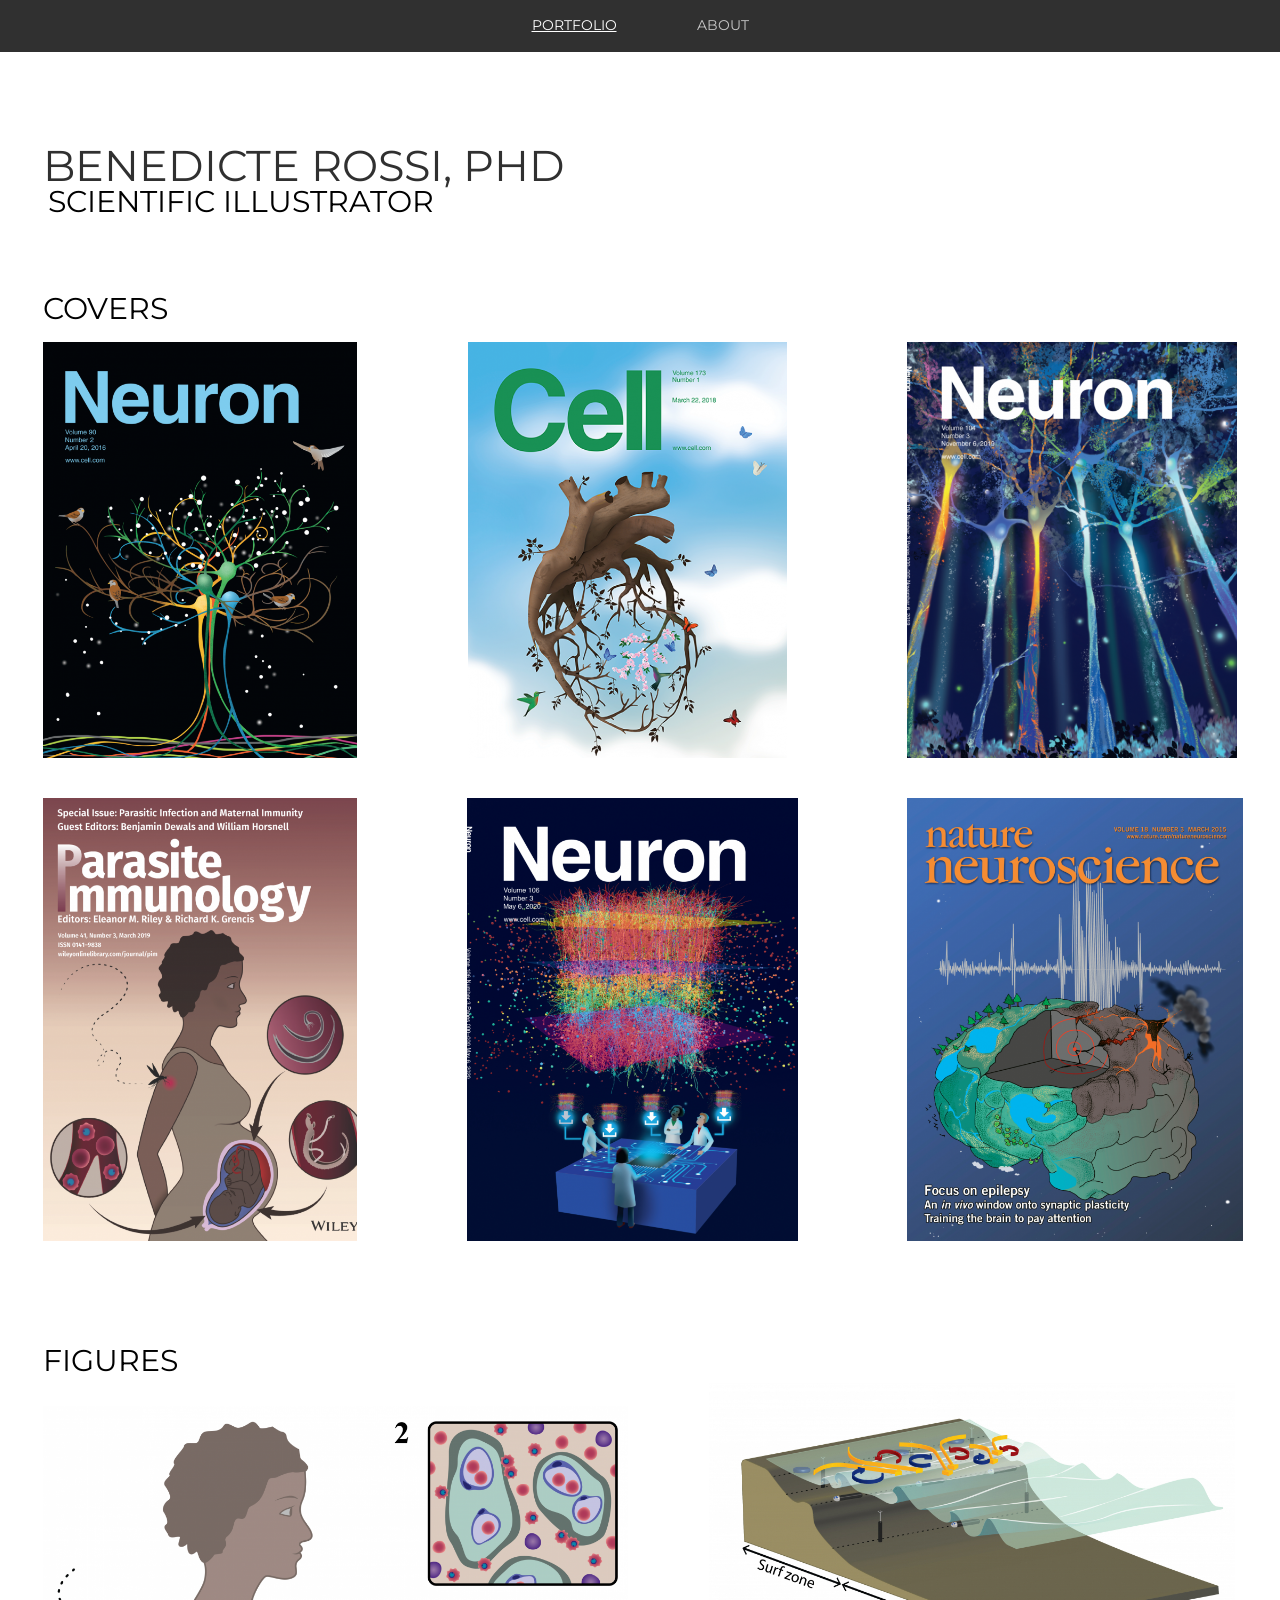
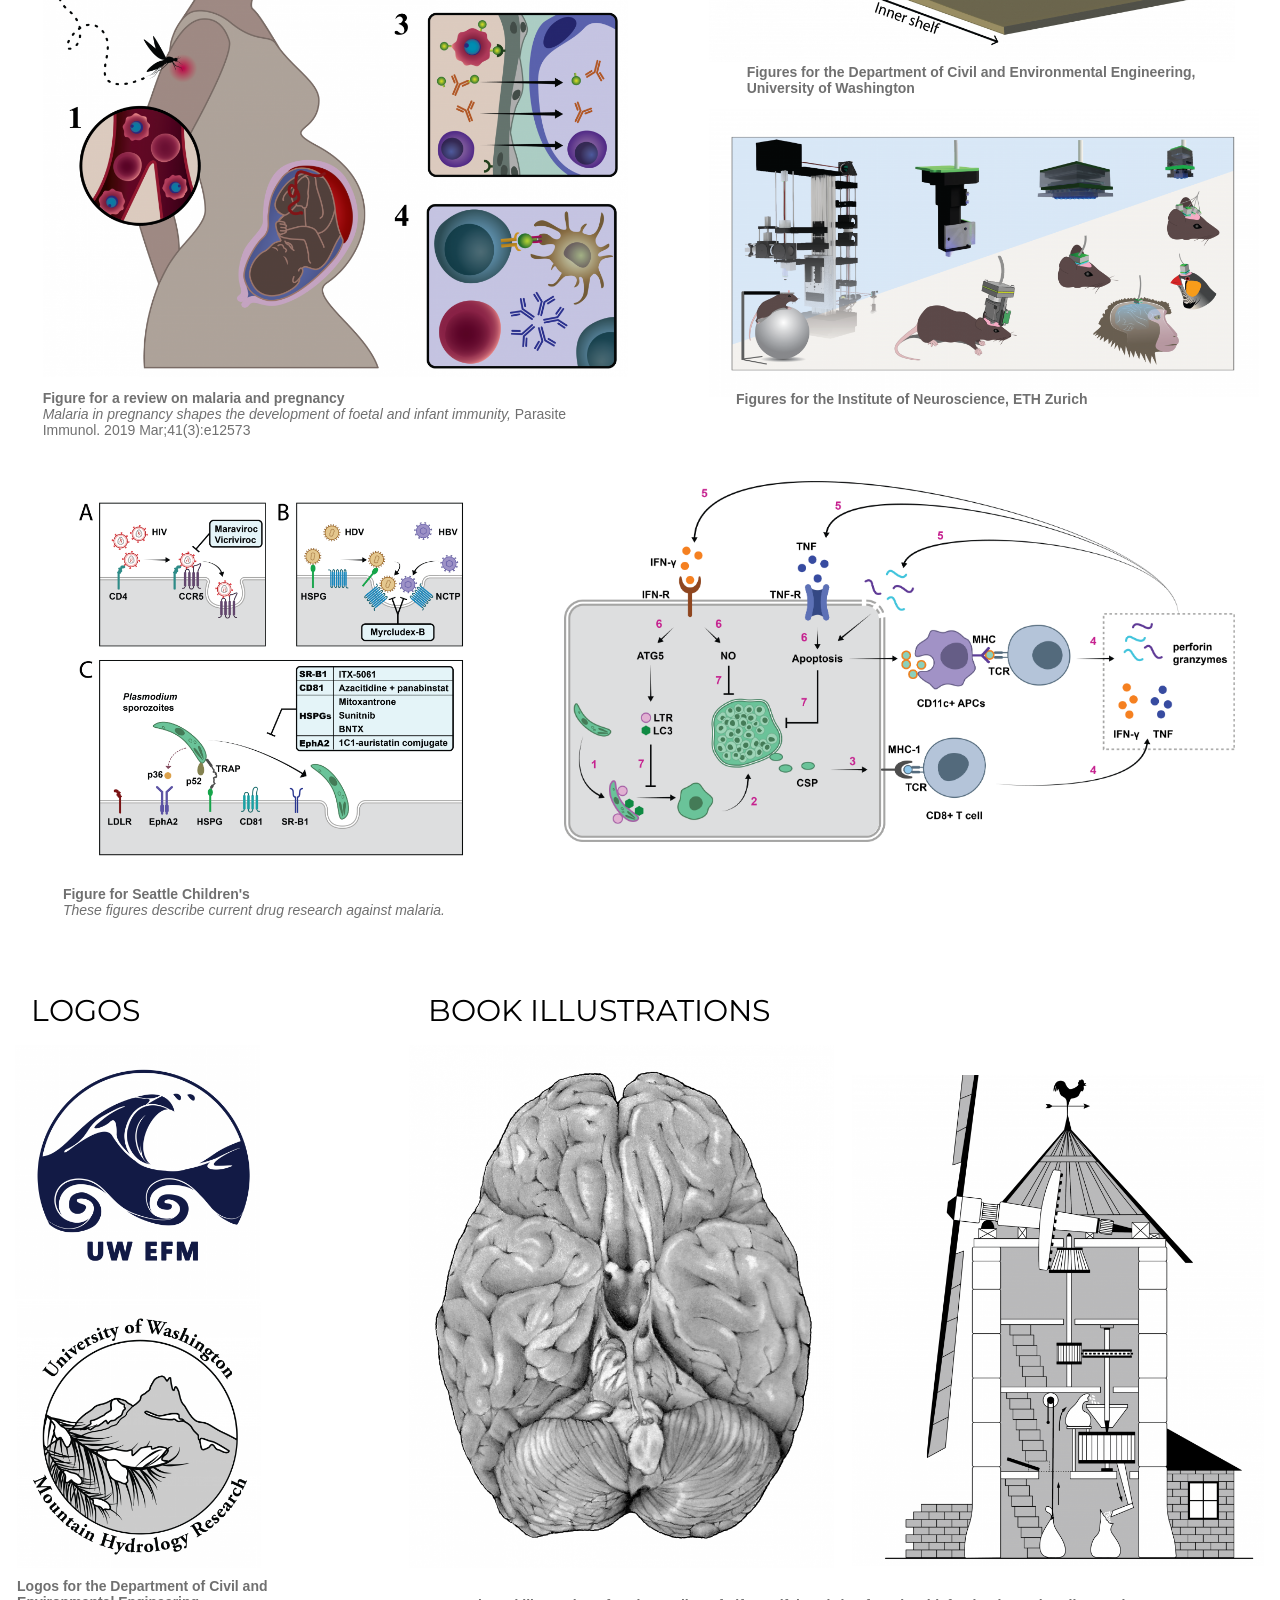
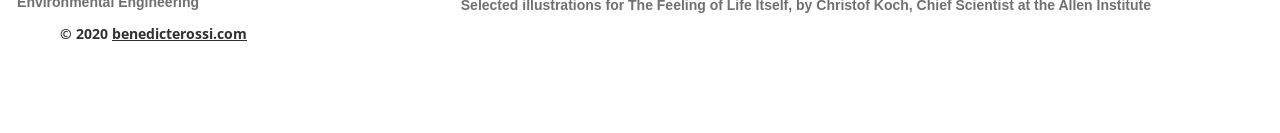
<file: index.html>
<!DOCTYPE html>
<html lang="en">
<head>
	<meta http-equiv="content-type" content="text/html; charset=utf-8" />
	<title>Portfolio</title>
	<base href="" />
			<meta name="viewport" content="width=device-width, initial-scale=1" />
		<meta name="description" content="Scientific illustration and design" />
	<meta name="keywords" content="scientific,illustration,art,cover,digital art,science,logos,book illustration" />
	<!-- Facebook Open Graph -->
	<meta property="og:title" content="Portfolio" />
	<meta property="og:description" content="Scientific illustration and design" />
	<meta property="og:image" content="" />
	<meta property="og:type" content="article" />
	<meta property="og:url" content="https://benedicterossi.com/" />
	<!-- Facebook Open Graph end -->
		
	<link href="css/bootstrap.min.css" rel="stylesheet" type="text/css" />
	<script data-cfasync="false" src="js/jquery-1.11.3.min.js" type="text/javascript"></script>
	<script data-cfasync="false" src="js/bootstrap.min.js" type="text/javascript"></script>
	<script data-cfasync="false" src="js/main.js" type="text/javascript"></script>

	<link href="css/site.css" rel="stylesheet" type="text/css" />
	<link href="css/common1.css" rel="stylesheet" type="text/css" />
	<link href="css/1.css" rel="stylesheet" type="text/css" />
<script type="text/javascript">
  window.dataLayer = window.dataLayer || [];
  function gtag(){dataLayer.push(arguments);}
  gtag('js', new Date());

  gtag('config', 'UA-60315478-1');
</script>


	<script type="text/javascript">
	window.useTrailingSlashes = true;
</script>
	
	<!--[if lt IE 9]>
	<script src="js/html5shiv.min.js"></script>
	<![endif]-->

	</head>


<body><div class="root"><div class="vbox wb_container" id="wb_header">
	
<div id="wb_cs_row_1_wrp" class="wb_cont_inner_rel"><div id="wb_cs_row_1" class="wb-cs-row"><div id="wb_cs_col_2" class="wb-cs-col"><div id="wb_element_instance0" class="wb_element wb-menu wb-menu-mobile wb-cs-elem"><a href="javascript:void(0)" class="btn btn-default btn-collapser"><span class="icon-bar"></span><span class="icon-bar"></span><span class="icon-bar"></span></a><ul class="hmenu"><li class="active"><a href="index.html" target="_self">Portfolio</a></li><li><a href="About/index.html" target="_self">About</a></li></ul><div class="clearfix"></div></div></div><div class="wb-cs-clear"></div></div><div class="wb-cs-clear"></div></div></div>
<div class="vbox wb_container" id="wb_main">
	
<div id="wb_cs_row_3" class="wb-cs-row"><div id="wb_cs_col_4" class="wb-cs-col"><div id="wb_element_instance1" class="wb_element wb_text_element wb-cs-elem" style=" line-height: normal;"><h1 class="wb-stl-heading1">BENEDICTE ROSSI, PHD</h1></div></div><div class="wb-cs-clear"></div></div><div id="wb_cs_row_5" class="wb-cs-row"><div id="wb_cs_col_6" class="wb-cs-col"><div id="wb_element_instance2" class="wb_element wb_text_element wb-cs-elem" style=" line-height: normal;"><p class="wb-stl-custom1"><span style="color:rgba(0,0,0,1);">Scientific illustrator</span></p></div></div><div class="wb-cs-clear"></div></div><div id="wb_cs_row_7" class="wb-cs-row"><div id="wb_cs_col_8" class="wb-cs-col"><div id="wb_element_instance11" class="wb_element wb_text_element wb-cs-elem" style=" line-height: normal;"><p class="wb-stl-custom1"><span style="color:rgba(0,0,0,1);">Covers</span></p></div></div><div class="wb-cs-clear"></div></div><div id="wb_cs_row_9" class="wb-cs-row"><div id="wb_cs_col_10" class="wb-cs-col"><div id="wb_element_instance9" class="wb_element wb_element_picture wb-cs-elem" title=""><img alt="gallery/cover_neuron2016" src="gallery_gen/b6532666e608c79e5ac55b7bbb8fbd2a_590x780_0x0_600x806.png"></div></div><div id="wb_cs_col_11" class="wb-cs-col"><div id="wb_element_instance10" class="wb_element wb_element_picture wb-cs-elem" title=""><img alt="gallery/cell_173_1_cover" src="gallery_gen/d8fd6a4b92ce30af1deae8d7ed381490_598x780_0x0_600x780.png"></div></div><div id="wb_cs_col_12" class="wb-cs-col"><div id="wb_element_instance24" class="wb_element wb_element_picture wb-cs-elem" title=""><img alt="gallery/cover_neuron2019" src="gallery_gen/ae16dc58d66173d4e404d36e1c5b69ff_620x780_20x0_652x796.png"></div></div><div class="wb-cs-clear"></div></div><div id="wb_cs_row_13" class="wb-cs-row"><div id="wb_cs_col_14" class="wb-cs-col"><div id="wb_element_instance23" class="wb_element wb_element_picture wb-cs-elem" title=""><img alt="gallery/cover_parasiteimmunology" src="gallery_gen/09874b6a404f2ac6c22400e04ea43f63_590x830_0x0_620x840.png"></div></div><div id="wb_cs_col_15" class="wb-cs-col"><div id="wb_element_instance25" class="wb_element wb_element_picture wb-cs-elem" title=""><img alt="gallery/cover_neuron2020" src="gallery_gen/132eaf39ba709f8994367c88a012a1b9_620x830_20x0_680x840.png"></div></div><div id="wb_cs_col_16" class="wb-cs-col"><div id="wb_element_instance3" class="wb_element wb_element_picture wb-cs-elem" title=""><img alt="gallery/3_cover_highres_resized" src="gallery_gen/e888e582c3e1891e4c5c4c3139066387_630x830_0x0_643.25x830.png"></div></div><div class="wb-cs-clear"></div></div><div id="wb_cs_row_17" class="wb-cs-row"><div id="wb_cs_col_18" class="wb-cs-col"><div id="wb_element_instance5" class="wb_element wb_text_element wb-cs-elem" style=" line-height: normal;"><p class="wb-stl-custom1"><span style="color:rgba(0,0,0,1);">Figures</span></p></div></div><div class="wb-cs-clear"></div></div><div id="wb_cs_row_19" class="wb-cs-row"><div id="wb_cs_col_20" class="wb-cs-col"><div id="wb_cs_row_21" class="wb-cs-row"><div id="wb_cs_col_22" class="wb-cs-col"><div id="wb_element_instance12" class="wb_element wb_element_picture wb-cs-elem" title=""><img alt="gallery/5_final-01" src="gallery_gen/7545abf514b8b3e6574f4814d3d2fc5e_1098x1072_0x0_1120x1080.png"></div></div><div class="wb-cs-clear"></div></div><div id="wb_cs_row_23" class="wb-cs-row"><div id="wb_cs_col_24" class="wb-cs-col"><div id="wb_element_instance13" class="wb_element wb_text_element wb-cs-elem" style=" line-height: normal;"><p><span style="color:rgba(112,112,112,1);"><strong>Figure for a review on malaria and pregnancy</strong></span></p><p><span style="color:rgba(112,112,112,1);"><em>Malaria in pregnancy shapes the development of foetal and infant immunity, </em>Parasite Immunol. 2019 Mar;41(3):e12573</span></p></div></div><div class="wb-cs-clear"></div></div></div><div id="wb_cs_col_25" class="wb-cs-col"><div id="wb_cs_row_26" class="wb-cs-row"><div id="wb_cs_col_27" class="wb-cs-col"><div id="wb_element_instance4" class="wb_element wb_element_picture wb-cs-elem" title=""><img alt="gallery/5_blog-01-01" src="gallery_gen/795d58fcf4f5266118d79896da4fd98d_986x520_0x0_980x540.jpg"></div></div><div class="wb-cs-clear"></div></div><div id="wb_cs_row_28" class="wb-cs-row"><div id="wb_cs_col_29" class="wb-cs-col"><div id="wb_element_instance14" class="wb_element wb_text_element wb-cs-elem" style=" line-height: normal;"><p><strong><span style="color:rgba(112,112,112,1);">Figures for the Department of Civil and Environmental Engineering, University of Washington</span></strong></p></div></div><div class="wb-cs-clear"></div></div><div id="wb_cs_row_30" class="wb-cs-row"><div id="wb_cs_col_31" class="wb-cs-col"><div id="wb_element_instance15" class="wb_element wb_element_picture wb-cs-elem" title=""><img alt="gallery/6_table_draft2-01" src="gallery_gen/bedbe1943fe31b0e893129c815f52691_1030x542_0x0_1040x540.png"></div></div><div class="wb-cs-clear"></div></div><div id="wb_cs_row_32" class="wb-cs-row"><div id="wb_cs_col_33" class="wb-cs-col"><div id="wb_element_instance16" class="wb_element wb_text_element wb-cs-elem" style=" line-height: normal;"><p><span style="color:rgba(112,112,112,1);"><strong>Figures for the Institute of Neuroscience, ETH Zurich</strong></span></p></div></div><div class="wb-cs-clear"></div></div></div><div class="wb-cs-clear"></div></div><div id="wb_cs_row_34" class="wb-cs-row"><div id="wb_cs_col_35" class="wb-cs-col"><div id="wb_element_instance27" class="wb_element wb_element_picture wb-cs-elem" title=""><img alt="gallery/fig1_corrected_inverted2_2-01" src="gallery/fig1_corrected_inverted2_2-01-ts1646375124.png"></div></div><div id="wb_cs_col_36" class="wb-cs-col"><div id="wb_element_instance26" class="wb_element wb_element_picture wb-cs-elem" title=""><img alt="gallery/fig_3_final_gladstone-ts1646375109" src="gallery/fig_3_final_gladstone-ts1646375059.png"></div></div><div class="wb-cs-clear"></div></div><div id="wb_cs_row_37" class="wb-cs-row"><div id="wb_cs_col_38" class="wb-cs-col"><div id="wb_element_instance28" class="wb_element wb_text_element wb-cs-elem" style=" line-height: normal;"><p><span style="color:rgba(112,112,112,1);"><strong>Figure for Seattle Children's</strong></span></p><p><font color="#707070"><i>These figures describe current drug research against malaria. </i></font></p></div></div><div class="wb-cs-clear"></div></div><div id="wb_cs_row_39" class="wb-cs-row"><div id="wb_cs_col_40" class="wb-cs-col"><div id="wb_cs_row_41" class="wb-cs-row"><div id="wb_cs_col_42" class="wb-cs-col"><div id="wb_element_instance17" class="wb_element wb_text_element wb-cs-elem" style=" line-height: normal;"><p class="wb-stl-custom1"><span style="color:rgba(0,0,0,1);">LOGOS</span></p></div></div><div class="wb-cs-clear"></div></div><div id="wb_cs_row_43" class="wb-cs-row"><div id="wb_cs_col_44" class="wb-cs-col"><div id="wb_element_instance6" class="wb_element wb_element_picture wb-cs-elem" title=""><img alt="gallery/7_logo_waves_blog2020-01" src="gallery_gen/862341210f716d0d76b5dce2a328af14_460x476_0x0_480x480.png"></div></div><div class="wb-cs-clear"></div></div><div id="wb_cs_row_45" class="wb-cs-row"><div id="wb_cs_col_46" class="wb-cs-col"><div id="wb_element_instance7" class="wb_element wb_element_picture wb-cs-elem" title=""><img alt="gallery/8_logo-01" src="gallery_gen/69182a8e84a9905d21cac03130f1f783_458x500_0x0_460x500.png"></div></div><div class="wb-cs-clear"></div></div><div id="wb_cs_row_47" class="wb-cs-row"><div id="wb_cs_col_48" class="wb-cs-col"><div id="wb_element_instance22" class="wb_element wb_text_element wb-cs-elem" style=" line-height: normal;"><p><strong><span style="color:rgba(112,112,112,1);">Logos for the Department of Civil and Environmental Engineering</span></strong></p></div></div><div class="wb-cs-clear"></div></div></div><div id="wb_cs_col_49" class="wb-cs-col"><div id="wb_cs_row_50" class="wb-cs-row"><div id="wb_cs_col_51" class="wb-cs-col"><div id="wb_cs_row_52" class="wb-cs-row"><div id="wb_cs_col_53" class="wb-cs-col"><div id="wb_element_instance18" class="wb_element wb_text_element wb-cs-elem" style=" line-height: normal;"><p class="wb-stl-custom1"><span style="color:rgba(0,0,0,1);">Book Illustrations</span></p></div></div><div class="wb-cs-clear"></div></div><div id="wb_cs_row_54" class="wb-cs-row"><div id="wb_cs_col_55" class="wb-cs-col"><div id="wb_element_instance20" class="wb_element wb_element_picture wb-cs-elem" title=""><img alt="gallery/fig12_2_4-01" src="gallery_gen/8ea96d08dc37690ca65efc49f393bb13_798x988_0x0_800x980.png"></div></div><div class="wb-cs-clear"></div></div></div><div id="wb_cs_col_56" class="wb-cs-col"><div id="wb_element_instance19" class="wb_element wb_element_picture wb-cs-elem" title=""><img alt="gallery/8_windmill_illustrator_2-01-01" src="gallery_gen/b52a2c6eafb481924e27b7a915853899_772x920_0x0_780x920.png"></div></div><div class="wb-cs-clear"></div></div><div id="wb_cs_row_57" class="wb-cs-row"><div id="wb_cs_col_58" class="wb-cs-col"><div id="wb_element_instance21" class="wb_element wb_text_element wb-cs-elem" style=" line-height: normal;"><p><span style="color:rgba(112,112,112,1);"><strong>Selected illustrations for The Feeling of Life Itself, by Christof Koch, Chief Scientist at the Allen Institute</strong></span></p></div></div><div class="wb-cs-clear"></div></div></div><div class="wb-cs-clear"></div></div><div id="wb_element_instance29" class="wb_element" style="width: 100%;">
						<script type="text/javascript">
				$(function() {
					$("#wb_element_instance29").hide();
				});
			</script>
						</div></div>
<div class="vbox wb_container" id="wb_footer" style="height: 108px;">
	
<div id="wb_cs_row_59_wrp" class="wb_cont_inner_rel"><div id="wb_cs_row_59" class="wb-cs-row"><div id="wb_cs_col_60" class="wb-cs-col"><div id="wb_element_instance8" class="wb_element wb_text_element wb-cs-elem" style=" line-height: normal;"><p class="wb-stl-footer">© 2020 <a data-finalurl="http://benedicterossi.com" data-name="benedicterossi.com" href="index.html">benedicterossi.com</a></p></div></div><div class="wb-cs-clear"></div></div><div class="wb-cs-clear"></div></div><div id="wb_element_instance30" class="wb_element" style="text-align: center; width: 100%;"><div class="wb_footer"></div><script type="text/javascript">
			$(function() {
				var footer = $(".wb_footer");
				var html = (footer.html() + "").replace(/^\s+|\s+$/g, "");
				if (!html) {
					footer.parent().remove();
					footer = $("#wb_footer, #wb_footer .wb_cont_inner");
					footer.css({height: ""});
				}
			});
</html>
</file>
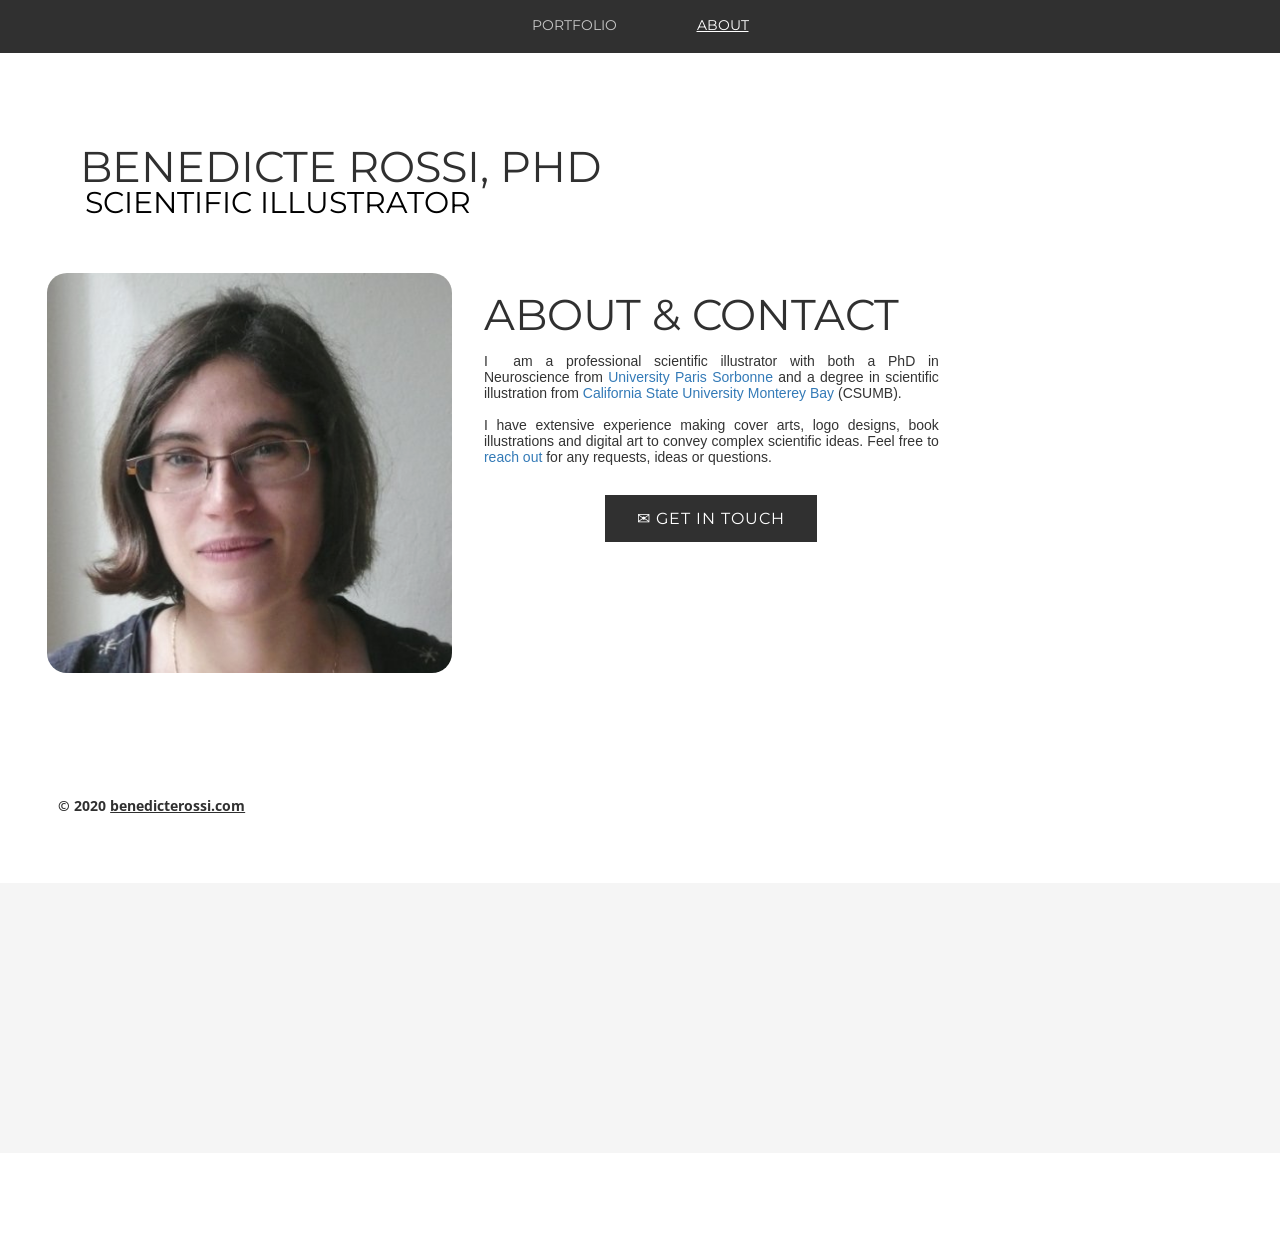
<file: About/index.html>
<!DOCTYPE html>
<html lang="en">
<head>
	<meta http-equiv="content-type" content="text/html; charset=utf-8" />
	<title>Benedicte Rossi</title>
	<base href="" />
			<meta name="viewport" content="width=device-width, initial-scale=1" />
		<meta name="description" content="Scientific illustration and design" />
	<meta name="keywords" content="scientific,illustration,art,cover,digital art,science,logos,book illustration" />
	<!-- Facebook Open Graph -->
	<meta property="og:title" content="Benedicte Rossi" />
	<meta property="og:description" content="Scientific illustration and design" />
	<meta property="og:image" content="" />
	<meta property="og:type" content="article" />
	<meta property="og:url" content="https://benedicterossi.com/About/" />
	<!-- Facebook Open Graph end -->
		
	<link href="../css/bootstrap.min.css" rel="stylesheet" type="text/css" />
	<script data-cfasync="false" src="../js/jquery-1.11.3.min.js" type="text/javascript"></script>
	<script data-cfasync="false" src="../js/bootstrap.min.js" type="text/javascript"></script>
	<script data-cfasync="false" src="../js/main.js" type="text/javascript"></script>

	<link href="../css/site.css" rel="stylesheet" type="text/css" />
	<link href="../css/common2.css" rel="stylesheet" type="text/css" />
	<link href="../css/2.css" rel="stylesheet" type="text/css" />
<script type="text/javascript">
  window.dataLayer = window.dataLayer || [];
  function gtag(){dataLayer.push(arguments);}
  gtag('js', new Date());

  gtag('config', 'UA-60315478-1');
</script>


	<script type="text/javascript">
	window.useTrailingSlashes = true;
</script>
	
	<!--[if lt IE 9]>
	<script src="js/html5shiv.min.js"></script>
	<![endif]-->

	</head>


<body><div class="root"><div class="vbox wb_container" id="wb_header">
	
<div id="wb_cs_row_61_wrp" class="wb_cont_inner_rel"><div id="wb_cs_row_61" class="wb-cs-row"><div id="wb_cs_col_62" class="wb-cs-col"><div id="wb_element_instance31" class="wb_element wb-menu wb-menu-mobile wb-cs-elem"><a href="javascript:void(0)" class="btn btn-default btn-collapser"><span class="icon-bar"></span><span class="icon-bar"></span><span class="icon-bar"></span></a><ul class="hmenu"><li><a href="../index.html" target="_self">Portfolio</a></li><li class="active"><a href="index.html" target="_self">About</a></li></ul><div class="clearfix"></div></div></div><div class="wb-cs-clear"></div></div><div class="wb-cs-clear"></div></div></div>
<div class="vbox wb_container" id="wb_main">
	
<div id="wb_cs_row_63_wrp" class="wb_cont_inner_rel"><div id="wb_cs_row_63" class="wb-cs-row"><div id="wb_cs_col_64" class="wb-cs-col"><div id="wb_cs_row_65" class="wb-cs-row"><div id="wb_cs_col_66" class="wb-cs-col"><div id="wb_element_instance32" class="wb_element wb_text_element wb-cs-elem" style=" line-height: normal;"><h1 class="wb-stl-heading1">BENEDICTE ROSSI, PHD</h1></div></div><div class="wb-cs-clear"></div></div><div id="wb_cs_row_67" class="wb-cs-row"><div id="wb_cs_col_68" class="wb-cs-col"><div id="wb_element_instance33" class="wb_element wb_text_element wb-cs-elem" style=" line-height: normal;"><p class="wb-stl-custom1"><span style="color:rgba(0,0,0,1);">Scientific illustrator</span></p></div></div><div class="wb-cs-clear"></div></div><div id="wb_cs_row_69" class="wb-cs-row"><div id="wb_cs_col_70" class="wb-cs-col"><div id="wb_element_instance38" class="wb_element wb_element_shape wb-cs-elem"><div class="wb_shp"></div></div></div><div class="wb-cs-clear"></div></div></div><div id="wb_cs_col_71" class="wb-cs-col"><div id="wb_element_instance39" class="wb_element wb_element_shape wb-cs-elem"><div class="wb-elm-ch-wrp"><div id="wb_cs_row_72" class="wb-cs-row"><div id="wb_cs_col_73" class="wb-cs-col"><div id="wb_element_instance37" class="wb_element wb_text_element wb-cs-elem" style=" line-height: normal;"><h1 class="wb-stl-heading1">About & Contact</h1></div></div><div class="wb-cs-clear"></div></div><div id="wb_cs_row_74" class="wb-cs-row"><div id="wb_cs_col_75" class="wb-cs-col"><div id="wb_element_instance36" class="wb_element wb_text_element wb-cs-elem" style=" line-height: normal;"><p style="text-align: justify;">I  am a professional scientific illustrator with both a PhD in Neuroscience from <a data-finalurl="https://www.sorbonne-universite.fr/en" data-name="www.sorbonne-universite.fr/en" href="https://www.sorbonne-universite.fr/en">University Paris Sorbonne</a> and a degree in scientific illustration from <a data-finalurl="https://csumb.edu/scienceillustration" data-name="csumb.edu/scienceillustration" href="https://csumb.edu/scienceillustration">California State University Monterey Bay</a> (CSUMB).</p><p style="text-align: justify;"> </p><p style="text-align: justify;">I have extensive experience making cover arts, logo designs, book illustrations and digital art to convey complex scientific ideas. Feel free to<a data-finalurl="mi:5d5f19ae_111/" data-name="Contact" href="mailto:benedicte.rossi@gmail.com"> reach out</a> for any requests, ideas or questions.</p><p style="text-align: center; margin-top: 30px;"><a href="mailto:benedicte.rossi@gmail.com" style="display: inline-block; padding: 14px 32px; background-color: #303030; color: #ffffff; font-size: 16px; font-family: Montserrat, Arial, sans-serif; text-decoration: none; letter-spacing: 1px; text-transform: uppercase;">&#9993; Get in Touch</a></p></div></div><div class="wb-cs-clear"></div></div><div class="wb-cs-clear"></div></div><div class="wb_shp"></div></div></div><div class="wb-cs-clear"></div></div><div class="wb-cs-clear"></div></div><div id="wb_element_instance40" class="wb_element" style="width: 100%;">
						<script type="text/javascript">
				$(function() {
					$("#wb_element_instance40").hide();
				});
			</script>
						</div></div>
<div class="vbox wb_container" id="wb_footer" style="height: 440px;">
	
<div id="wb_cs_row_76_wrp" class="wb_cont_inner_rel"><div id="wb_cs_row_76" class="wb-cs-row"><div id="wb_cs_col_77" class="wb-cs-col"><div id="wb_element_instance34" class="wb_element wb_text_element wb-cs-elem" style=" line-height: normal;"><p class="wb-stl-footer">© 2020 <a data-finalurl="http://benedicterossi.com" data-name="benedicterossi.com" href="../index.html">benedicterossi.com</a></p></div></div><div class="wb-cs-clear"></div></div><div class="wb-cs-clear"></div></div><div id="wb_cs_row_78" class="wb-cs-row wb_cont_outer_rel"><div id="wb_cs_col_79" class="wb-cs-col"><div id="wb_element_instance35" class="wb_element wb_element_shape wb-cs-elem"><div class="wb_shp"></div></div></div><div class="wb-cs-clear"></div></div><div id="wb_cs_row_80_wrp" class="wb_cont_inner_rel"><div id="wb_cs_row_80" class="wb-cs-row"></div><div class="wb-cs-clear"></div></div><div id="wb_element_instance41" class="wb_element" style="text-align: center; width: 100%;"><div class="wb_footer"></div><script type="text/javascript">
			$(function() {
				var footer = $(".wb_footer");
				var html = (footer.html() + "").replace(/^\s+|\s+$/g, "");
				if (!html) {
					footer.parent().remove();
					footer = $("#wb_footer, #wb_footer .wb_cont_inner");
					footer.css({height: ""});
				}
			});
</html>
</file>
<file: css/site.css>
/* @import "flag-icon-css/css/flag-icon.min.css"; */

@font-face {
	font-family: Capture it;
	src: url("fonts/Capture%20it.ttf");
}
@font-face {
  font-family: 'Nanum Gothic';
  font-style: normal;
  font-weight: 400;
  src: url(https://fonts.gstatic.com/ea/nanumgothic/v5/NanumGothic-Regular.eot);
  src: url(https://fonts.gstatic.com/ea/nanumgothic/v5/NanumGothic-Regular.eot?) format('embedded-opentype'),
       url(https://fonts.gstatic.com/ea/nanumgothic/v5/NanumGothic-Regular.woff2) format('woff2'),
       url(https://fonts.gstatic.com/ea/nanumgothic/v5/NanumGothic-Regular.woff) format('woff'),
       url(https://fonts.gstatic.com/ea/nanumgothic/v5/NanumGothic-Regular.ttf) format('truetype');
}
@font-face {
  font-family: 'Nanum Gothic';
  font-style: normal;
  font-weight: 700;
  src: url(https://fonts.gstatic.com/ea/nanumgothic/v5/NanumGothic-Bold.eot);
  src: url(https://fonts.gstatic.com/ea/nanumgothic/v5/NanumGothic-Bold.eot?) format('embedded-opentype'),
       url(https://fonts.gstatic.com/ea/nanumgothic/v5/NanumGothic-Bold.woff2) format('woff2'),
       url(https://fonts.gstatic.com/ea/nanumgothic/v5/NanumGothic-Bold.woff) format('woff'),
       url(https://fonts.gstatic.com/ea/nanumgothic/v5/NanumGothic-Bold.ttf) format('truetype');
}
@font-face {
  font-family: 'Nanum Gothic';
  font-style: normal;
  font-weight: 800;
  src: url(https://fonts.gstatic.com/ea/nanumgothic/v5/NanumGothic-ExtraBold.eot);
  src: url(https://fonts.gstatic.com/ea/nanumgothic/v5/NanumGothic-ExtraBold.eot?) format('embedded-opentype'),
       url(https://fonts.gstatic.com/ea/nanumgothic/v5/NanumGothic-ExtraBold.woff2) format('woff2'),
       url(https://fonts.gstatic.com/ea/nanumgothic/v5/NanumGothic-ExtraBold.woff) format('woff'),
       url(https://fonts.gstatic.com/ea/nanumgothic/v5/NanumGothic-ExtraBold.ttf) format('truetype');
}

.ico-spin { -webkit-animation: ico-spin 2s infinite linear; animation: ico-spin 2s infinite linear; }
@-webkit-keyframes ico-spin {
  0% { -webkit-transform: rotate(0deg); transform: rotate(0deg); }
  100% { -webkit-transform: rotate(359deg); transform: rotate(359deg); }
}
@keyframes ico-spin {
  0% { -webkit-transform: rotate(0deg); transform: rotate(0deg); }
  100% { -webkit-transform: rotate(359deg); transform: rotate(359deg); }
}

html[lang="ar"] textarea,
html[lang="ar"] input,
html[lang="he"] textarea,
html[lang="he"] input,
html[lang="fa"] textarea,
html[lang="fa"] input {
	direction: rtl;
}
html[lang="ar"] .rtl,
html[lang="ar"] .rtl *,
html[lang="he"] .rtl,
html[lang="he"] .rtl *,
html[lang="fa"] .rtl,
html[lang="fa"] .rtl * {
	direction: rtl;
	/* text-align: right!important; */
}

html, body	{ /* height: 100%; */ height: auto; padding: 0; }
.root		{ margin: 0; width: 100%; min-height: 200px; }
.vbox		{ width: 100%; float: none; position: relative; }
.hbox		{ min-height: 100%; float: left; position: relative; }

a img		{ border: none; }

.clear	{
	display: block; float: none; clear: both; border: none; padding: 0px; margin: 0px;
	visibility: hidden; font-size: 1px; line-height: 1px;
}

.wb_container	{ position: relative; z-index: 3; }
.wb_cont_inner { position: relative; margin: 0 auto; width: 1200px; }
.wb_cont_outer { position: absolute; left: 0; top: 0; width: 100%; }
.wb_cont_inner_rel { position: relative; margin: 0 auto; width: 100%; }
.wb_cont_outer_rel { position: relative; width: 100%; }

.wb_cont_bg { position: absolute; width: 1200px; height: 100%; left: 50%; top: 0; margin-left: -600px; }

#wb_header	{ position: relative; z-index: 4; }
#wb_header_placeholder { z-index: 4; }
#wb_sbg_placeholder { position: fixed; width: 100%; top: 0; left: 0; z-index: 4; }
#wb_header_bg { position: fixed; width: 100%; top: 0; left: 0; z-index: 4; }
.wb_header_fixed { position: fixed!important; top: 0; width: inherit; z-index: 4; }

#wb_bgs_cont { position: absolute; width: 100%; left: 0; z-index: 1; }

.wb_container .wb_page { position: relative; box-sizing: content-box; }
.wb_container .wb_page:after { content: ""; display: block; float: none; clear: both; }
.wb_container .wb_page .wb_page_anchor { position: relative; top: 0; left: 0; display: block; }

.wb_container > .wb-cs-row > .wb-cs-col {
	width: 100%;
}

.wb_sbg		{
	position: absolute; left: 0px; top: 0px; width: 100%; height: 100%;
	z-index: 2;
}

.wb-cs-clear {
	display: block;
	padding: 0px;
	margin: 0px;
	font-size: 1px;
	line-height: 1px;
	overflow: hidden;
	float: none;
	clear: both;
	position: static;
}

.wb-cs-row {
	box-sizing: border-box;
	float: none;
	clear: both;
	width: 100%;
}
.wb-cs-row:after, .wb_container:after {
	content: "";
	display: block;
	width: 100%;
	height: 0;
	clear: both;
	visibility: hidden;
}
.wb-cs-col {
	box-sizing: border-box;
	float: left;
}
.wb-cs-grp {
	box-sizing: border-box;
}
.wb-cs-elem {
	position: relative;
	box-sizing: border-box;
}
.wb-cs-col.wb-cs-right, .wb-cs-grp.wb-cs-right, .wb-cs-elem.wb-cs-right {
	float: right;
}
.wb-site-debug .wb-cs-row {
	background: rgba(255, 0, 0, 0.1);
}
.wb-site-debug .wb-cs-col {
	background: rgba(0, 255, 0, 0.1);
}
.wb-site-debug .wb-cs-grp {
	background: rgba(255, 255, 255, 0.1);
}
.wb-site-debug .wb-cs-elem {
	background: rgba(0, 0, 255, 0.1);
}
.wb_element	{
	position: absolute !important;
	min-height: 64px;
	min-width: 64px;
	left: 0;
	top: 0;
	padding: 0;
	margin: 0;
	display: block;
	overflow: visible;
	box-sizing: content-box;
}
.wb_text_element p {
	margin: 0;
	padding: 0;
}
.wb_anchor	{
	position: absolute;
}
.wb_element.wb-cs-elem {
	position: relative ! important;
	box-sizing: border-box;
	min-width: 0;
	/*left: 0 ! important;
	top: 0 ! important;
	width: 100% ! important;
	height: auto ! important;
	min-height: 0 ! important;*/
}
.wb_element_shape > .wb_shp {
	position: absolute;
	left: 0;
	top: 0;
	width: 100%;
	height: 100%;
}
.wb_element_shape > .wb_shp + .wb-elm-ch-wrp {
	pointer-events: none;
}
.wb_element_shape > .wb_shp + .wb-elm-ch-wrp a,
.wb_element_shape > .wb_shp + .wb-elm-ch-wrp input,
.wb_element_shape > .wb_shp + .wb-elm-ch-wrp select,
.wb_element_shape > .wb_shp + .wb-elm-ch-wrp textarea,
.wb_element_shape > .wb_shp + .wb-elm-ch-wrp button,
.wb_element_shape > .wb_shp + .wb-elm-ch-wrp .wb_element {
	pointer-events: initial;
}

.wb_element_picture > .wb_picture_wrap {
	position: absolute;
	left: 0;
	top: 0;
	width: 100%;
	height: 100%;
	overflow: hidden;
}

.wb_table	{ border: none; border-collapse: collapse; margin: 0 auto; }
.wb_table td	{ border: 1px solid #000; position: relative; }
.wb_table td > div { position: relative; top: 0; left: 0; width: 100%; }

.wb_button	{
	display: block; padding: 0px; margin: 0 auto; text-align: center; text-decoration: none;
	cursor: pointer; position: relative;
}
.wb_button:before { content: ""; display: inline-block; vertical-align: middle; height: 100%; }
.wb_button,
.wb_button:hover,
.wb_button:active,
.wb_button:focus,
.wb_button:visited	{ outline: none !important; }
.wb_button span	{ display: inline-block; vertical-align: middle; padding: 0px; margin: 0px; }

.vmenu,
.hmenu		{
	display: block; list-style-type: none; padding: 0px; margin: 0px; float: left; width: 100%; overflow: visible;
}
.hmenu { white-space: normal; }
.vmenu li,
.hmenu li		{ position: relative; display: block; display: inline-block; padding: 0px; margin: 0px; }
.vmenu li		{ clear: both; display: block; }
.vmenu li a,
.hmenu li a	{ display: block; }
.vmenu ul,
.hmenu ul	{ display: none; position: absolute; margin-left: 0; padding-left: 0; left: 100%; top: 0; z-index: 2; }
.vmenu ul li,
.hmenu ul li	{ display: block; }
.hmenu ul li:first-child,
.vmenu ul li:first-child { margin-top: 0 ! important; }
.hmenu > li > ul { left: 0; top: 100%; }
.hmenu li.over > ul, .vmenu li.over > ul { display: block; }
.vmenu ul a, .hmenu ul a { white-space: nowrap; max-width: 320px; overflow: hidden; text-overflow: ellipsis; }

.wb-menu-hidden ul, .wb-menu-hidden .btn-collapser {
	display: none!important;
}


/* Default gallery styles */
.wb_gallery			{ background: #000; width: 100%; height: 100%; overflow: hidden; }
#wb_gedit_name		{ width: 315px; }
#wb_gedit_images	{
	width: 466px; height: 300px; overflow: auto; overflow-y: scroll; background: #ffffff;
}
#wb_gedit_uploader	{ width: 120px; height: 64px; float: left; }
#wb_gedit_uploader_state {
	width: 336px; height: 64px; float: left; margin-left: 10px; overflow: auto;
}

/* .gallery-image		{ background: white; padding: 5px; } */

.wb_thumb			{ float: left; padding: 3px; }
.wb_thumb img		{ max-width: none !important; }
.wb_thumb div			{ border: 1px solid #888; }
.wb-thumbs-only > .wb_thumb { float: none; display: inline-block; vertical-align: top; }

.gallery-slideshow  	{ width: 100%; height: 100%; }
.gallery-slide-image{ position: relative; width: 100%; height: 100%; }
.gallery-slide-left, .gallery-slide-right {
	position: absolute; top: 50%;
	width: 32px; height: 32px; line-height: 32px; margin-top: -16px;
	font-size: 16px;
	color: #FFF; text-shadow: #000 0 0 1px;
	transition: color 0.2s linear 0s, text-shadow 0.2s linear 0s;
	display: block; cursor: pointer; outline: none !important; text-align: center;
}
.gallery-slide-left	{
	left: 0;
}
.gallery-slide-right {
	right: 0;
}
.gallery-slide-left:hover	{ color: #DDD; text-shadow: #222 0 0 1px; }
.gallery-slide-right:hover	{ color: #DDD; text-shadow: #222 0 0 1px; }

.gallery-list		{ }
.gallery-list-image	{ }
.gallery-list-thumbs{ }
.gallery-list-left .fa,
.gallery-list-right .fa {
	position: absolute; top: 50%;
	font-size: 14px; line-height: 14px; margin-top: -7px;
	color: #FFF; text-shadow: #000 0 0 1px;
	transition: color 0.2s linear 0s, text-shadow 0.2s linear 0s;
}
.gallery-list-left:hover .fa, .gallery-list-right:hover .fa { color: #DDD; text-shadow: #222 0 0 1px; }
.gallery-list-left .fa	{ left: 3px; }
.gallery-list-right .fa	{ right: 3px; }
.gallery-list .tmb-selected	{ background: #888; }

#skypedetectionswf	{ position: absolute; left: -1000px; top: -1000px; }

.wb_form			{
	padding: 0px; margin: 0px; display: block; border: none; width: 100%; height: 100%;
}
.wb_form table		{
	padding: 0px; margin: 0px; border: none; border-collapse: collapse;
	width: 100%; height: 100%;
}
.wb_form table th,
.wb_form table td		{ padding: 4px 0px 0px 0px; margin: 0px; border: none; border-collapse: collapse; text-align: left; }
.wb_form table th		{ white-space: nowrap; }
.wb_form table tr:first-child th,
.wb_form table tr:first-child td {
	padding-top: 0px;
}
.wb_form table th 		{ width: 1%; }
.wb_form table th:not([class]) 	{ font-size: 13px; }
.wb_comments textarea.hpc,
.wb_form textarea.hpc	{
	font-size: 1px; line-height: 1px; width: 1px; height: 1px; padding: 0px; margin: 0px;
	border: none; display: block; background: transparent; color: #ffffff; opacity: 0;
	filter: alpha(opacity=0); position: absolute; left: -10px; top: -10px;
}
.wb_form .form-field {
	width: 100%;
}
.wb_form label.checkbox-label {
	display: block;
	max-width: none;
	text-align: left;
}
.wb_form.wb_form_rtl label.checkbox-label {
	text-align: right;
}
.wb_form label.checkbox-label > input.form-field {
	width: auto;
	height: auto;
	display: inline-block;
	vertical-align: middle;
	margin: 0;
}
.wb_form .form-file-wrapper {
	height: 34px;
	border: 1px solid #ccc;
	padding: 0 12px;
}
.wb_form .form-file-wrapper:before {
	content: "";
	display: inline-block;
	vertical-align: middle;
	height: 100%;
}
.wb_form .form-file-wrapper > input {
	display: inline-block;
	vertical-align: middle;
}

.wb_form .wb_form_captcha {
	transform-origin: 0 0;
	-o-transform-origin: 0 0;
	-ms-transform-origin: 0 0;
	-moz-transform-origin: 0 0;
	-webkit-transform-origin: 0 0;
}
.wb_form textarea.form-control {
	resize: none;
}
.wb_form_rtl { direction: rtl; }

.wb_comments		{ width: 500px; margin: 0px auto; }
.wb_comment			{
	display: block; border-top: 1px solid #ccc; padding: 6px 2px; clear: both;
	position: relative;
}
.wb_comment_user	{
	font-size: 18px; color: #007499; font-family: Arial,sans-serif; margin-bottom: 6px;
}
.wb_comment_date	{
	font-size: 10px; color: #999; font-family: Arial,sans-serif;
}
.wb_comment_text	{
	font-size: 13px; color: black; font-family: Arial,sans-serif;
}

.wb_footer { padding-bottom: 20px; }

i.icon-wb-logo {
	background-image: url("https://benedicterossi.com/img/icon-logo.png") !important;
	background-position: 0px 0px;
	width: 22px; height: 22px; margin: -3px 0px 0px 0px;
	vertical-align: middle;
	display: inline-block;
}

.wb-combobox-controll input	{ cursor: pointer; }
.wb-combobox-controll ul	{ overflow-y: auto; max-height: 320px; }
.wb-combobox-controll .dropdown-toggle { padding-left: 8px; padding-right: 8px; }

[class^="flag-icon"],
[class*=" flag-icon"] {
	width: 18px; height: 14px; display: block; display: inline-block;
	padding: 0px; margin: 0px; border: none; font-size: 1px; line-height: 1px;
	overflow: hidden;
	background-size:contain;
	background-position:50%;
	background-repeat:no-repeat;
	position: relative;
	border: 1px solid #EEE;
	/*position:relative;
	display:inline-block;
	width:1.33333333em;
	line-height:1em*/
}

[class^="ico-lang"],
[class*=" ico-lang"] {
	background: url("https://benedicterossi.com/img/flags_matrix.png") no-repeat;
	width: 18px; height: 12px; display: block; display: inline-block;
	padding: 0px; margin: 0px; border: none; font-size: 1px; line-height: 1px;
	overflow: hidden;
}
span.ico-lang-us, i.ico-lang-us { background-position: -378px -228px; }
span.ico-lang-uk, i.ico-lang-uk { background-position: -378px -132px; }
span.ico-lang-lt, i.ico-lang-lt { background-position: -216px -240px; }
span.ico-lang-ru, i.ico-lang-ru { background-position: -324px -252px; }
span.ico-lang-de, i.ico-lang-de { background-position: -72px -60px; }
span.ico-lang-ae, i.ico-lang-ae { background-position: -18px -60px; }
span.ico-lang-dk, i.ico-lang-dk { background-position: -72px -132px; }
span.ico-lang-gr, i.ico-lang-gr { background-position: -126px -216px; }
span.ico-lang-es, i.ico-lang-es { background-position: -90px -228px; }
span.ico-lang-sv, i.ico-lang-sv { background-position: -342px -264px; }
span.ico-lang-ee, i.ico-lang-ee { background-position: -90px -60px; }
span.ico-lang-fi, i.ico-lang-fi { background-position: -108px -108px; }
span.ico-lang-fr, i.ico-lang-fr { background-position: -108px -216px; }
span.ico-lang-hr, i.ico-lang-hr { background-position: -144px -216px; }
span.ico-lang-ht, i.ico-lang-ht { background-position: -144px -240px; }
span.ico-lang-hu, i.ico-lang-hu { background-position: -144px -252px; }
span.ico-lang-id, i.ico-lang-id { background-position: -162px -48px; }
span.ico-lang-it, i.ico-lang-it { background-position: -162px -240px; }
span.ico-lang-kr, i.ico-lang-kr { background-position: -198px -216px; }
span.ico-lang-lv, i.ico-lang-lv { background-position: -216px -264px; }
span.ico-lang-my, i.ico-lang-my { background-position: -234px -300px; }
span.ico-lang-mk, i.ico-lang-mk { background-position: -234px -132px; }
span.ico-lang-nl, i.ico-lang-nl { background-position: -252px -144px; }
span.ico-lang-pl, i.ico-lang-pl { background-position: -288px -144px; }
span.ico-lang-br, i.ico-lang-br { background-position: -36px -216px; }
/* span.ico-lang-br, i.ico-lang-br { background-position: -288px -240px; } */
span.ico-lang-ro, i.ico-lang-ro { background-position: -324px -180px; }
span.ico-lang-ua, i.ico-lang-ua { background-position: -378px -12px; }
span.ico-lang-sk, i.ico-lang-sk { background-position: -342px -132px; }
span.ico-lang-tr, i.ico-lang-tr { background-position: -360px -216px; }
span.ico-lang-th, i.ico-lang-th { background-position: -360px -96px; }
span.ico-lang-vn, i.ico-lang-vn { background-position: -396px -168px; }
span.ico-lang-se, i.ico-lang-se { background-position: -342px -60px; }
span.ico-lang-si, i.ico-lang-si { background-position: -342px -108px; }
span.ico-lang-me, i.ico-lang-me { background-position: -234px -60px; }
span.ico-lang-hk, i.ico-lang-hk { background-position: -468px -108px; }
/* span.ico-lang-hk, i.ico-lang-hk { background-position: -144px -132px; } */
span.ico-lang-tw, i.ico-lang-tw { background-position: -360px -276px; }
span.ico-lang-cn, i.ico-lang-cn { background-position: -54px -168px; }
span.ico-lang-rs, i.ico-lang-rs { background-position: -324px -228px; }
span.ico-lang-cz, i.ico-lang-cz { background-position: -54px -312px; }
span.ico-lang-cs, i.ico-lang-cs { background-position: -324px -228px; }
span.ico-lang-bg, i.ico-lang-bg { background-position: -36px -84px; }
span.ico-lang-il, i.ico-lang-il { background-position: -162px -144px; }
span.ico-lang-by, i.ico-lang-by { background-position: -35px -300px; }
span.ico-lang-kz, i.ico-lang-kz { background-position: -198px -312px; }
span.ico-lang-al, i.ico-lang-al { background-position: -17px -144px; }
span.ico-lang-ir, i.ico-lang-ir { background-position: -162px -216px; }
span.ico-lang-no, i.ico-lang-no { background-position: -252px -180px; }
span.ico-lang-za, i.ico-lang-za { background-position: -467px -12px; }
span.ico-lang-am, i.ico-lang-am { background-position: -18px -155px; }
span.ico-lang-ct, i.ico-lang-ct { background-position: -54px -240px; }
span.ico-lang-jp, i.ico-lang-jp { background-position: -180px -192px; }
span.ico-lang-in, i.ico-lang-in { background-position: -162px -168px; }
span.ico-lang-eu, i.ico-lang-eu { background-position: -90px -252px; }
span.ico-lang-gl, i.ico-lang-gl { background-position: -126px -144px; }
span.ico-lang-pt, i.ico-lang-pt { background-position: -288px -240px; }
span.ico-lang-ph, i.ico-lang-ph { background-position: -288px -96px; }
span.ico-lang-gb, i.ico-lang-gb { background-position: -468px -312px; }
span.ico-lang-ge, i.ico-lang-ge { background-position: -126px -60px; }
span.ico-lang-at, i.ico-lang-at { background-position: -17px -240px; }
span.ico-lang-az, i.ico-lang-az { background-position: -18px -312px; }
span.ico-lang-ba, i.ico-lang-ba { background-position: -36px -12px; }
span.ico-lang-pk, i.ico-lang-pk { background-position: -288px -132px; }
span.ico-lang-uz, i.ico-lang-uz { background-position: -378px -312px; }


i.ico-lang-en,
i.ico-lang-lt,
i.ico-lang-ru	{ width: 18px; height: 12px }


.langs_flags {
	display: inline-block;
}
.langs_flags a {
	padding: 0;
	width: 18px;
	height: 14px;
	position: relative;
	display: block;
	float: left;
	margin: 2px;
}
.langs_flags.langs_flags_noa a {
	margin: 0;
}
.langs_flags:not(.langs_flags_noa) a.active:after {
	content: "";
	display: block;
	width: 22px;
	height: 18px;
	border: 1px solid #777;
	padding: 1px;
	position: absolute;
	top: -2px;
	left: -2px;
}
.langs_flags a i {
	display: block;
}

.btn-collapser {
	display: none;
	text-align: center;
	padding: 6px;
}

.btn-collapser > .icon-bar {
	display: block;
	padding: 0px;
	margin: 3px 0px 0px 0px;
	font-size: 1px;
	line-height: 1px;
	background: #000000;
	height: 3px;
	width: 18px;
}

.btn-collapser > .icon-bar:first-child {
	margin-top: 0px;
}

.wb_element .collapsed > .btn-collapser {
	display: inline-block;
}

.wb_element .collapsed > ul {
	display: none !important;
}

.wb-music-player {
	background-color: #fafafa;
	width: 100%;
	height: 100%;
	overflow: hidden;
}
.wb-music-player-ctrl {
	background-color: #333333;
	padding: 0px;
	margin: 0px;
}
.wb-music-player-btns {
	text-align: center;
	padding: 6px 0px;
	margin: 0px;
}
.wb-music-player-btns > a {
	cursor: pointer;
	color: #ffffff;
	text-align: left;
	vertical-align: middle;
	display: inline-block;
}
.wb-music-player-btns > a:hover {
	color: #2cbd98;
	border-color: #2cbd98;
	text-decoration: none;
}
.wb-music-player-btns > a.disabled {
	color: #666666;
	border-color: #666666;
	cursor: default;
}
.wb-music-player-prev {
	border: 2px solid #ffffff;
	width: 22px;
	height: 22px;
	-webkit-border-radius: 22px;
	-moz-border-radius: 22px;
	border-radius: 22px;
	font-size: 11px;
}
.wb-music-player-prev > span {
	vertical-align: top;
	margin: 2px 0px 0px 4px;
}
.wb-music-player-next {
	border: 2px solid #ffffff;
	width: 22px;
	height: 22px;
	-webkit-border-radius: 22px;
	-moz-border-radius: 22px;
	border-radius: 22px;
	font-size: 11px;
}
.wb-music-player-next > span {
	vertical-align: top;
	margin: 2px 0px 0px 4px;
}
.wb-music-player-play {
	border: 2px solid #ffffff;
	width: 30px;
	height: 30px;
	-webkit-border-radius: 30px;
	-moz-border-radius: 30px;
	border-radius: 30px;
	margin: 0px 30px;
	font-size: 16px;
}
.wb-music-player-play > span {
	vertical-align: top;
	margin: 4px 0px 0px 6px;
}
.wb-music-player-pbar,
.wb-music-player-pbar > div {
	padding: 0px;
	margin: 0px;
	line-height: 1px;
	font-size: 1px;
	border: none;
	display: block;
	overflow: hidden;
	float: none;
}
.wb-music-player-pbar {
	background-color: #666666;
}
.wb-music-player-pbar > div {
	background-color: #2cbd98;
	width: 23%;
	height: 4px;
}
.wb-music-player-plist {
	color: #333333;
	font-size: 14px;
	line-height: 16px;
	padding: 4px 0px 0px 0px;
}
.wb-music-player-plist > div {
	padding: 4px 10px;
	margin: 0px;
}
.wb-music-player-plist > div:nth-child(even) {
	background-color: #efefef;
}
.wb-music-player-plist > div.active {
	background-color: #2cbd98;
}

.wb-recaptcha-placeholder {
	max-width: 304px;
	height: 78px;
	border: 1px solid #D3D3D3;
	-webkit-border-radius: 3px;
	-moz-border-radius: 3px;
	border-radius: 3px;
	background: #F9F9F9;
	color: #000;
	text-align: left;
	cursor: help;
	display: block;
}
.wb-recaptcha-placeholder > span {
	margin: 25px 12px 0px 12px;
	display: block;
	vertical-align: top;
	font-size: 14px;
	line-height: 24px;
}
.wb-recaptcha-placeholder > span::before {
	background: #ffffff;
	border: 2px solid #C1C1C1;
	-webkit-border-radius: 2px;
	-moz-border-radius: 2px;
	border-radius: 2px;
	height: 28px;
	width: 28px;
	display: inline-block;
	margin: 0px 10px -9px 0px;
	content: "";
}

.wb-store {
	overflow: visible;
	overflow-y: auto;
	width: 100%;
	height: 100%;
}
.wb-store-table td {
	vertical-align: middle !important;
}
.wb-store-table-name-link > div,
.wb-store-table-name-link .wb-store-nothumb {
	border: none;
	width: 50px;
	height: 50px;
	display: inline-block;
	vertical-align: middle;
	overflow: hidden;
	background-size: cover;
	background-repeat: no-repeat;
	background-position: top center;
}

.wb-store-table-name-link .wb-store-nothumb::before {
	margin-top: -3px;
	display: inline-block;
	vertical-align: top;
}

.wb-store-table-name {
	display: inline-block;
	margin: 0px 0px 0px 10px;
}
.wb-store-item {
	display: inline-block;
	margin: 0px 10px 20px 10px;
	cursor: pointer;
	vertical-align: top;
}
.wb-store-thumb {
	border: 1px solid #eee;
	margin: 0px 0px 5px 0px;
	overflow: hidden;
	width: 200px;
	height: 200px;
	text-align: center;
	position: relative;
}
.wb-store-thumb:before {
	content: "";
	display: inline-block;
	vertical-align: middle;
	height: 100%;
}
.wb-store-thumb img {
	max-width: 100%;
	position: absolute;
	left: 0;
	top: 0;
	width: 100%;
	height: 100%;
}
.wb-store-imgs-block {
	float: left;
	text-align: center;
	margin-right: 30px;
}
.wb-store-image {
	border: 1px solid #eee;
	text-align: center;
	display: inline-block;
	position: relative;
	overflow: hidden;
	touch-action: manipulation;
}
.wb-store-image:before {
	content: "";
	display: inline-block;
	vertical-align: middle;
	height: 100%;
	margin: 0 -4px;
}
.wb-store-image > img {
	transition: opacity 0.3s;
	-moz-transition: opacity 0.3s;
	-webkit-transition: opacity 0.3s;
	max-width: 100%;
	position: absolute;
	width: auto;
	height: auto;
	left: 0;
	top: 0;
}
.wb-store-alt-images {
	position: relative;
	display: inline-block;
	margin-top: 20px;
	padding: 0 24px;
}
.wb-store-alt-images > div {
	max-width: 488px;
	overflow: hidden;
}
.wb-store-alt-images > span {
	display: block;
	width: 12px;
	height: 16px;
	position: absolute;
	top: 53px;
	cursor: pointer;
	opacity: 0.5;
	font-size: 16px;
	line-height: 16px;
	color: #777;
}
.wb-store-alt-images > span:hover { opacity: 0.8; }
.wb-store-alt-images > .arrow-left { left: 0; }
.wb-store-alt-images > .arrow-right { right: 0; }

.wb-store-alt-images > div > div {
	white-space: nowrap;
	transition: margin-left 0.3s;
	-moz-transition: margin-left 0.3s;
	-webkit-transition: margin-left 0.3s;
}
.wb-store-alt-images .wb-store-alt-img {
	width: 110px;
	height: 110px;
	display: inline-block;
	vertical-align: middle;
	margin: 5px;
	border: 1px solid #eee;
	cursor: pointer;
	box-sizing: content-box;
	overflow: hidden;
}
.wb-store-alt-images .wb-store-alt-img.active {
	border: 3px solid #eee;
	margin: 3px;
}
.wb-store-alt-images .wb-store-alt-img > img {
	max-width: 100%;
}
.wb-store-nothumb {
	font-size: 49px;
	line-height: 49px;
	color: #999999;
	display: inline-block;
	vertical-align: middle;
}
.wb-store-controls {
	margin-bottom: 20px;
}
.wb-store-label {
	display: inline-block;
	margin-right: 6px;
}

.wb-store-details-table {
	border: none;
	border-collapse: collapse;
	padding: 0px;
	margin: 0px;
}
.wb-store-details-table td {
	border: none;
	border-collapse: collapse;
	padding: 0px;
	margin: 0px;
}

.wb-store-properties .wb-store-pcats {
	display: block;
	margin-bottom: 10px;
}
.wb-store-properties .wb-store-sku {
	display: block;
	margin-bottom: 10px;
}
.wb-store-properties .wb-store-name {
	display: block;
	margin-bottom: 10px;
}
.wb-store-properties .wb-store-price {
	display: block;
	margin-bottom: 10px;
}
.wb-store-desc {
	margin-top: 20px;
}
.wb-store-filters {
	margin: 0px 10px 20px 10px;
}
.wb-store-cat-select {
	width: 200px;
}
.wb-store-form-block {
	padding-top: 20px;
	width: 100%;
	margin-left: 0!important;
}
.wb-store-form-buttons {
	padding-top: 20px;
	text-align: left;
}
.wb-store-form-block .wb-store-form {
	margin-top: 20px;
	position: static !important;
	float: none;
	width: 100%;
}
.wb-store-form-block .wb-store-form .wb_form {
	/* max-width: 540px; */
	width: 100%;
	margin: 0;
}
.wb-store-form-block .wb-store-form .form-footer td {
	text-align: right;
}
.wb-store-cart {
	cursor: pointer;
	height: 100%;
}
.wb-store-cart:before {
	content: "";
	display: inline-block;
	vertical-align: middle;
	height: 100%;
}
.wb-store-cart > div,
.wb-store-cart > img,
.wb-store-cart div > span {
	display: inline-block;
	vertical-align: middle;
}
.wb-store-cart img {
	margin-right: 6px;
	height: 100%;
}
.wb-store-cart span:last-child {
	margin: 0;
}
.wb-store-cart .store-cart-icon {
	font-family: FontAwesome;
	font-size: 18px !important;
	line-height: 22px !important;
	width: 22px !important;
	height: 22px !important;
	color: #333333;
	font-weight: normal;
	font-style: normal;
	text-decoration: none;
	text-rendering: auto;
	-webkit-font-smoothing: antialiased;
	-moz-osx-font-smoothing: grayscale;
	background-image: none !important;
	text-align: center;
	vertical-align: middle;
	speak: none;
}
.wb-store-cart .store-cart-icon:before { content: "\f291"; }

.wb-store .wb-store-pay-btns {
	position: relative;
}
.wb-store .wb-store-pay-btns > div {
	position: relative;
	display: inline-block;
	vertical-align: middle;
	margin-left: 15px;
	padding-left: 15px;
	border-left: 1px solid #cccccc;
}
.wb-store .wb-store-pay-btns > div:first-child {
	margin-left: 0px;
	padding-left: 0px;
	border-left: none;
}
.wb-store .wb-store-pay-btns .wb-store-pay-btn-overlay {
	position: absolute;
	z-index: 1000;
	left: 0;
	top: 0;
	width: 100%;
	height: 100%;
	margin: 0;
}
.ico-spin:before {
	font-family: FontAwesome;
	content: "\f110";
}
.wb-store .wb-store-pay-btns .wb-store-pay-btn-overlay > .ico-spin {
	width: 18px!important;
	height: 18px!important;
	line-height: 18px!important;
	font-size: 18px!important;
	display: inline-block;
}


@-webkit-keyframes cartanim {
    0%, 20%, 50%, 80%, 100% {-webkit-transform: translateY(0);}
    40% {-webkit-transform: translateY(-30px);}
    60% {-webkit-transform: translateY(-15px);}
}
@keyframes cartanim {
    0%, 20%, 50%, 80%, 100% {transform: translateY(0);}
    40% {transform: translateY(-30px);}
    60% {transform: translateY(-15px);}
}
.cartanim {
	-webkit-animation-duration: 0.7s;
	animation-duration: 0.7s;
	-webkit-animation-fill-mode: both;
	animation-fill-mode: both;
    -webkit-animation-name: cartanim;
    animation-name: cartanim;
}

.wb-store-cart-table,
.wb-store-cart-table td,
.wb-store-cart-table th,
.wb-store-cart-table tr {
	border: none;
	margin: 0px;
}
.wb-store-cart-table td,
.wb-store-cart-table th {
	padding: 10px 5px;
	vertical-align: middle;
}
.wb-store-cart-table thead td,
.wb-store-cart-table thead th {
	text-align: center;
}
.wb-store-cart-table thead {
	border-bottom: 1px solid #ccc;
}
.wb-store-cart-table tfoot {
	border-top: 1px solid #ccc;
}
.wb-store-cart-table.empty thead,
.wb-store-cart-table.empty tfoot {
	display: none;
}

.wb-store-cart-table-img {
	width: 1%;
}
.wb-store-cart-table-img img {
	max-height: 56px;
}
.wb-store-cart-table-img > div {
	width: 50px;
	height: 50px;
	background-size: cover;
	background-repeat: no-repeat;
	background-position: top center;
}
.wb-store-cart-table-name {
	text-align: left;
}
.wb-store-cart-table-quantity {
	width: 1%;
}
.wb-store-cart-table-quantity input {
	width: 60px;
	text-align: center;
}
.wb-store-cart-table-price {
	width: 1%;
	text-align: center !important;
	white-space: nowrap;
}
.wb-store-cart-table-remove {
	width: 1%;
}
.wb-store-cart-table-remove > span {
	color: #f00;
	cursor: pointer;
}
.wb-store-cart-table-totals {
	text-align: right;
}
.wb-store-cart-sum {
	width: 1%;
	text-align: center !important;
}
.wb-store-pay-wrp {
	clear: both;
	text-align: center;
	padding-top: 20px;
	overflow-y: hidden;
}	
.wb-store-pay-sep {
	border-top: 1px solid #cccccc;
	font-size: 1px;
	line-height: 1px;
	height: 1px;
	display: block;
}
.wb-store-pay-btns {
	text-align: center;
	padding-top: 20px;
}
.wb-store-pay-btns > div {
	display: inline-block;
}

.wb-cgr {
	box-sizing: border-box;
	margin: 0 -15px;
	width: auto;
}

.wb-cgr:after {
	display: block;
	box-sizing: border-box;
	content: '';
	visibility: hidden;
	width: 100%;
	height: 0;
	clear: both;
}

.wb-cgc {
	float: left;
	box-sizing: border-box;
	padding: 0 15px;
	width: 100%;
}

.wb_cookie_policy {
	position: fixed;
	bottom: 0;
	left: 0;
	right: 0;
	padding: 20px;
	z-index: 11000;
	line-height: 1.2em;
}
.wb_cookie_policy > .policy-message {
	display: table-cell;
	vertical-align: middle;
	width: 100%;
}
.wb_cookie_policy > .policy-message > :last-child {
	margin-bottom: 0;
}
.wb_cookie_policy > .policy-message a {
	color: inherit;
	text-decoration: underline;
}
.wb_cookie_policy > .policy-message a:hover,
.wb_cookie_policy > .policy-message a:focus,
.wb_cookie_policy > .policy-message a:active {
	color: inherit;
	text-decoration: none;
}
.wb_cookie_policy > .policy-button {
	display: table-cell;
	vertical-align: middle;
	padding-left: 20px;
	height: 100%;
	white-space: nowrap;
}
.wb_cookie_policy > .policy-button > button {
	border: none;
	padding: 5px 10px;
}

@media (min-width: 768px) {
	.wb-cgc-tbl-1 { width: 8.333333333333%; }
	.wb-cgc-tbl-2 { width: 16.666666666666%; }
	.wb-cgc-tbl-3 { width: 25%; }
	.wb-cgc-tbl-4 { width: 33.333333333333%; }
	.wb-cgc-tbl-5 { width: 41.666666666666%; }
	.wb-cgc-tbl-6 { width: 50%; }
	.wb-cgc-tbl-7 { width: 58.333333333333%; }
	.wb-cgc-tbl-8 { width: 66.666666666666%; }
	.wb-cgc-tbl-9 { width: 75%; }
	.wb-cgc-tbl-10 { width: 83.333333333333%; }
	.wb-cgc-tbl-11 { width: 91.666666666666%; }
	.wb-cgc-tbl-12 { width: 100%; }
}

@media (min-width: 992px) {
	.wb-cgc-dsk-1 { width: 8.333333333333%; }
	.wb-cgc-dsk-2 { width: 16.666666666666%; }
	.wb-cgc-dsk-3 { width: 25%; }
	.wb-cgc-dsk-4 { width: 33.333333333333%; }
	.wb-cgc-dsk-5 { width: 41.666666666666%; }
	.wb-cgc-dsk-6 { width: 50%; }
	.wb-cgc-dsk-7 { width: 58.333333333333%; }
	.wb-cgc-dsk-8 { width: 66.666666666666%; }
	.wb-cgc-dsk-9 { width: 75%; }
	.wb-cgc-dsk-10 { width: 83.333333333333%; }
	.wb-cgc-dsk-11 { width: 91.666666666666%; }
	.wb-cgc-dsk-12 { width: 100%; }
}

@media (min-width: 1200px) {
	.wb-cgc-tv-1 { width: 8.333333333333%; }
	.wb-cgc-tv-2 { width: 16.666666666666%; }
	.wb-cgc-tv-3 { width: 25%; }
	.wb-cgc-tv-4 { width: 33.333333333333%; }
	.wb-cgc-tv-5 { width: 41.666666666666%; }
	.wb-cgc-tv-6 { width: 50%; }
	.wb-cgc-tv-7 { width: 58.333333333333%; }
	.wb-cgc-tv-8 { width: 66.666666666666%; }
	.wb-cgc-tv-9 { width: 75%; }
	.wb-cgc-tv-10 { width: 83.333333333333%; }
	.wb-cgc-tv-11 { width: 91.666666666666%; }
	.wb-cgc-tv-12 { width: 100%; }
}

.wb-map {
	max-height: 300px;
}

@media (min-height: 400px) {
	.wb-map {
		max-height: 350px;
	}
}

@media (min-height: 450px) {
	.wb-map {
		max-height: 400px;
	}
}

@media (min-height: 500px) {
	.wb-map {
		max-height: 450px;
	}
}

@media (min-height: 550px) {
	.wb-map {
		max-height: 500px;
	}
}

@media (min-height: 600px) {
	.wb-map {
		max-height: 550px;
	}
}

@media (min-height: 640px) {
	.wb-map {
		max-height: 600px;
	}
}

@media (min-width: 768px) {
	.wb-map {
		max-height: none;
	}
}

.wb_fixed_bg_hack {
	position: fixed;
	left: 0;
	top: 0;
	width: 100%;
	height: 100%;
}
@supports (background-attachment: fixed) {
	.wb_fixed_bg_hack {
		display: none;
		width: 0;
		height: 0;
	}
	.wb_fixed_bg_hack_ignore_supports {
		display: block;
		width: 100%;
		height: 100%;
	}
}
</file>
<file: css/common1.css>
@import url("https://fonts.googleapis.com/css?family=Exo 2:100,100i,200,200i,300,300i,400,400i,500,500i,600,600i,700,700i,800,800i,900,900i&subset=cyrillic,latin,latin-ext");
@import url("https://fonts.googleapis.com/css?family=Open Sans:300,300i,400,400i,600,600i,700,700i,800,800i&subset=cyrillic,cyrillic-ext,greek,greek-ext,latin,latin-ext,vietnamese");
@import url("https://fonts.googleapis.com/css?family=Open Sans Condensed:300,300i,700&subset=cyrillic,cyrillic-ext,greek,greek-ext,latin,latin-ext,vietnamese");
@import url("https://fonts.googleapis.com/css?family=PT Sans:400,400i,700,700i&subset=cyrillic,cyrillic-ext,latin,latin-ext");
@import url("https://fonts.googleapis.com/css?family=PT Sans Caption:400,700&subset=cyrillic,cyrillic-ext,latin,latin-ext");
@import url("https://fonts.googleapis.com/css?family=PT Sans Narrow:400,700&subset=cyrillic,cyrillic-ext,latin,latin-ext");
@import url("https://fonts.googleapis.com/css?family=Roboto:100,100i,300,300i,400,400i,500,500i,700,700i,900,900i&subset=cyrillic,cyrillic-ext,greek,greek-ext,latin,latin-ext,vietnamese");
@import url("https://fonts.googleapis.com/css?family=Roboto Condensed:300,300i,400,400i,700,700i&subset=cyrillic,cyrillic-ext,greek,greek-ext,latin,latin-ext,vietnamese");
@import url("https://fonts.googleapis.com/css?family=Roboto Slab:100,300,400,700&subset=cyrillic,cyrillic-ext,greek,greek-ext,latin,latin-ext,vietnamese");
@import url("https://fonts.googleapis.com/css?family=Montserrat:400&subset=latin");

.wb-stl-pagetitle { font-size: 40px; font-style: normal bold ; font: normal bold 40px 'Open Sans',Arial,sans-serif; color: #303030; text-decoration: none; text-align: left; line-height: 40px; margin: 0px 0px 0px 0px; padding: 0px 0px 0px 0px; text-transform: uppercase; }
.wb-stl-pagetitle a { font-size: 40px; font-style: normal; font: normal bold 40px 'Open Sans',Arial,sans-serif; color: #303030; text-decoration: none; text-align: left; line-height: 40px; font-weight: bold; }
.wb-stl-pagetitle a:hover { font-size: 40px; font-style: normal; font: normal bold 40px 'Open Sans',Arial,sans-serif; color: #303030; text-decoration: none; text-align: left; line-height: 40px; font-weight: bold; }
.wb-stl-subtitle { font-size: 22px; font-style: normal normal ; font: normal normal 22px 'Roboto Condensed',Arial,sans-serif; color: #ffffff; text-decoration: none; text-align: left; line-height: 25px; margin: 0px 0px 0px 0px; padding: 0px 0px 0px 0px; text-transform: none; }
.wb-stl-subtitle a { font-size: 22px; font-style: normal; font: normal normal 22px 'Roboto Condensed',Arial,sans-serif; color: #ffffff; text-decoration: none; text-align: left; line-height: 25px; font-weight: normal; }
.wb-stl-subtitle a:hover { font-size: 22px; font-style: normal; font: normal normal 22px 'Roboto Condensed',Arial,sans-serif; color: #ffffff; text-decoration: none; text-align: left; line-height: 25px; font-weight: normal; }
.wb-stl-heading1 { font-size: 22px; font-style: normal normal ; font: normal normal 22px 'Montserrat',Arial,sans-serif; color: #303030; text-decoration: none; text-align: left; line-height: 22px; margin: 0px 0px 0px 0px; padding: 0px 0px 0px 0px; text-transform: uppercase; }
.wb-stl-heading1 a { font-size: 22px; font-style: normal; font: normal normal 22px 'Montserrat',Arial,sans-serif; color: #303030; text-decoration: underline; text-align: left; line-height: 22px; font-weight: normal; }
.wb-stl-heading1 a:hover { font-size: 22px; font-style: normal; font: normal normal 22px 'Montserrat',Arial,sans-serif; color: #303030; text-decoration: none; text-align: left; line-height: 22px; font-weight: bold; }
.wb-stl-heading2 { font-size: 29px; font-style: normal bold ; font: normal bold 29px 'Open Sans',Arial,sans-serif; color: #333333; text-decoration: none; text-align: left; line-height: 18px; margin: 0px 0px 0px 0px; padding: 0px 0px 0px 0px; text-transform: none; }
.wb-stl-heading2 a { font-size: 29px; font-style: normal; font: normal bold 29px 'Open Sans',Arial,sans-serif; color: #333333; text-decoration: none; text-align: left; line-height: 18px; font-weight: bold; }
.wb-stl-heading2 a:hover { font-size: 29px; font-style: normal; font: normal bold 29px 'Open Sans',Arial,sans-serif; color: #333333; text-decoration: underline; text-align: left; line-height: 18px; font-weight: bold; }
.wb-stl-heading3 { font-size: 16px; font-style: normal bold ; font: normal bold 16px 'Roboto Condensed',Arial,sans-serif; color: #ffffff; text-decoration: none; text-align: left; line-height: 24px; margin: 0px 0px 0px 0px; padding: 0px 0px 0px 0px; text-transform: none; }
.wb-stl-heading3 a { font-size: 16px; font-style: normal; font: normal bold 16px 'Roboto Condensed',Arial,sans-serif; color: #ffffff; text-decoration: none; text-align: left; line-height: 24px; font-weight: normal; }
.wb-stl-heading3 a:hover { font-size: 16px; font-style: normal; font: normal bold 16px 'Roboto Condensed',Arial,sans-serif; color: #ffffff; text-decoration: none; text-align: left; line-height: 24px; font-weight: normal; }
.wb-stl-normal { font-size: 15px; font-style: normal normal ; font: normal normal 15px 'Montserrat',Arial,sans-serif; color: #454545; text-decoration: none; text-align: left; line-height: 16px; margin: 0px 0px 0px 0px; padding: 0px 0px 0px 0px; text-transform: none; }
.wb-stl-normal a { font-size: 15px; font-style: normal; font: normal normal 15px 'Montserrat',Arial,sans-serif; color: #ffffff; text-decoration: underline; text-align: left; line-height: 16px; font-weight: bold; }
.wb-stl-normal a:hover { font-size: 15px; font-style: normal; font: normal normal 15px 'Montserrat',Arial,sans-serif; color: #ffffff; text-decoration: none; text-align: left; line-height: 16px; font-weight: bold; }
.wb-stl-highlight { font-size: 11px; font-style: normal bold ; font: normal bold 11px 'Open Sans Condensed',Arial,sans-serif; color: #ffffff; text-decoration: none; text-align: left; line-height: 22px; margin: 0px 0px 0px 0px; padding: 0px 0px 0px 0px; text-transform: none; }
.wb-stl-highlight a { font-size: 11px; font-style: normal; font: normal bold 11px 'Open Sans Condensed',Arial,sans-serif; color: #ffffff; text-decoration: underline; text-align: left; line-height: 22px; font-weight: normal; }
.wb-stl-highlight a:hover { font-size: 11px; font-style: normal; font: normal bold 11px 'Open Sans Condensed',Arial,sans-serif; color: #ffffff; text-decoration: underline; text-align: left; line-height: 22px; font-weight: normal; }
.wb-stl-special { font-size: 19px; font-style: normal bold ; font: normal bold 19px 'Open Sans',Arial,sans-serif; color: #3d3d3d; text-decoration: none; text-align: left; line-height: 29px; margin: 0px 0px 0px 0px; padding: 0px 0px 0px 0px; text-transform: none; }
.wb-stl-special a { font-size: 19px; font-style: normal; font: normal bold 19px 'Open Sans',Arial,sans-serif; color: #2e2e2e; text-decoration: none; text-align: left; line-height: 29px; font-weight: bold; }
.wb-stl-special a:hover { font-size: 19px; font-style: normal; font: normal bold 19px 'Open Sans',Arial,sans-serif; color: #2e2e2e; text-decoration: none; text-align: left; line-height: 29px; font-weight: bold; }
.wb-stl-footer { font-size: 12px; font-style: normal bold ; font: normal bold 12px 'Open Sans Condensed',sans-serif; color: #303030; text-decoration: none; text-align: left; line-height: 14px; margin: 0px 0px 0px 0px; padding: 0px 0px 0px 0px; text-transform: none; }
.wb-stl-footer a { font-size: 12px; font-style: normal; font: normal bold 12px 'Open Sans Condensed',sans-serif; color: #303030; text-decoration: underline; text-align: left; line-height: 14px; font-weight: bold; }
.wb-stl-footer a:hover { font-size: 12px; font-style: normal; font: normal bold 12px 'Open Sans Condensed',sans-serif; color: #303030; text-decoration: none; text-align: left; line-height: 14px; font-weight: bold; }
.wb-stl-custom1 { font-size: 15px; font-style: normal normal ; font: normal normal 15px 'Montserrat',Arial,sans-serif; color: #ffffff; text-decoration: none; text-align: left; line-height: 15px; margin: 0px 0px 0px 0px; padding: 0px 0px 0px 0px; text-transform: uppercase; }
.wb-stl-custom1 a { font-size: 15px; font-style: normal; font: normal normal 15px 'Montserrat',Arial,sans-serif; color: #ffffff; text-decoration: none; text-align: left; line-height: 15px; font-weight: normal; }
.wb-stl-custom1 a:hover { font-size: 15px; font-style: normal; font: normal normal 15px 'Montserrat',Arial,sans-serif; color: #ffffff; text-decoration: none; text-align: left; line-height: 15px; font-weight: normal; }
.wb-stl-custom2 { font-size: 8px; font-style: normal normal ; font: normal normal 8px 'Montserrat',Arial,sans-serif; color: #ffffff; text-decoration: none; text-align: left; line-height: 8px; margin: 0px 0px 0px 0px; padding: 0px 0px 0px 0px; text-transform: uppercase; }
.wb-stl-custom2 a { font-size: 8px; font-style: normal; font: normal normal 8px 'Montserrat',Arial,sans-serif; color: #ffffff; text-decoration: none; text-align: left; line-height: 8px; font-weight: normal; }
.wb-stl-custom2 a:hover { font-size: 8px; font-style: normal; font: normal normal 8px 'Montserrat',Arial,sans-serif; color: #ffffff; text-decoration: none; text-align: left; line-height: 8px; font-weight: normal; }
.wb-stl-custom3 { font-size: 8px; font-style: normal normal ; font: normal normal 8px 'Montserrat',Arial,sans-serif; color: #ffffff; text-decoration: none; text-align: left; line-height: 8px; margin: 0px 0px 0px 0px; padding: 0px 0px 0px 0px; text-transform: uppercase; }
.wb-stl-custom3 a { font-size: 8px; font-style: normal; font: normal normal 8px 'Montserrat',Arial,sans-serif; color: #ffffff; text-decoration: none; text-align: left; line-height: 8px; font-weight: normal; }
.wb-stl-custom3 a:hover { font-size: 8px; font-style: normal; font: normal normal 8px 'Montserrat',Arial,sans-serif; color: #ffffff; text-decoration: none; text-align: left; line-height: 8px; font-weight: normal; }
.wb-stl-list1 { font-size: 8px; font: 12px; color: #000000; line-height: 8px; margin: 0; padding: 0; }
.wb-stl-list1 a { font-size: 8px; font: 12px; color: #000000; line-height: 8px; }
.wb-stl-list1 a:hover { font-size: 8px; font: 12px; color: #000000; line-height: 8px; }
ul.wb-stl-list1 { list-style: none; }
ul.wb-stl-list1 li { font-size: 8px; font: 12px; color: #000000; line-height: 8px; }
ul.wb-stl-list1 li > * { display: inline-block; vertical-align: middle; }
ul.wb-stl-list1 li:before { content: "\2022"; font-size: 8px; font-family: ; display: inline-block; vertical-align: middle; background-image: url(''); background-repeat: no-repeat; background-size: contain; background-position: center center; width: 8px; height: 8px; margin-right: 0; }
.wb-stl-list2 { font-size: 10px; font: 16px; color: #777777; line-height: 11px; margin: 0; padding: 0; }
.wb-stl-list2 a { font-size: 10px; font: 16px; color: #777777; line-height: 11px; }
.wb-stl-list2 a:hover { font-size: 10px; font: 16px; color: #777777; line-height: 11px; }
ul.wb-stl-list2 { list-style: none; }
ul.wb-stl-list2 li { font-size: 10px; font: 16px; color: #777777; line-height: 11px; }
ul.wb-stl-list2 li > * { display: inline-block; vertical-align: middle; }
ul.wb-stl-list2 li:before { content: "\2022"; font-size: 10px; font-family: ; display: inline-block; vertical-align: middle; background-image: url(''); background-repeat: no-repeat; background-size: contain; background-position: center center; width: 10px; height: 11px; margin-right: 0; }
.wb-stl-list3 { font-size: 12px; font: 20px; color: #ffffff; line-height: 14px; margin: 0; padding: 0; }
.wb-stl-list3 a { font-size: 12px; font: 20px; color: #ffffff; line-height: 14px; }
.wb-stl-list3 a:hover { font-size: 12px; font: 20px; color: #ffffff; line-height: 14px; }
ul.wb-stl-list3 { list-style: none; }
ul.wb-stl-list3 li { font-size: 12px; font: 20px; color: #ffffff; line-height: 14px; }
ul.wb-stl-list3 li > * { display: inline-block; vertical-align: middle; }
ul.wb-stl-list3 li:before { content: "\2022"; font-size: 12px; font-family: ; display: inline-block; vertical-align: middle; background-image: url(''); background-repeat: no-repeat; background-size: contain; background-position: center center; width: 12px; height: 14px; margin-right: 0; }
.root > #wb_bgs_cont { padding-left: 0!important; padding-right: 0!important; }
html { position: relative; }


@media (min-width: 768px) {
	.wb-stl-pagetitle { font-size: 40px; font-style: normal bold ; font: normal bold 40px 'Open Sans',Arial,sans-serif; color: #303030; text-decoration: none; text-align: left; line-height: 40px; margin: 0px 0px 0px 0px; padding: 0px 0px 0px 0px; text-transform: uppercase; }
	.wb-stl-pagetitle a { font-size: 40px; font-style: normal; font: normal bold 40px 'Open Sans',Arial,sans-serif; color: #303030; text-decoration: none; text-align: left; line-height: 40px; font-weight: bold; }
	.wb-stl-pagetitle a:hover { font-size: 40px; font-style: normal; font: normal bold 40px 'Open Sans',Arial,sans-serif; color: #303030; text-decoration: none; text-align: left; line-height: 40px; font-weight: bold; }
	.wb-stl-subtitle { font-size: 29px; font-style: normal normal ; font: normal normal 29px 'Roboto Condensed',Arial,sans-serif; color: #ffffff; text-decoration: none; text-align: left; line-height: 33px; margin: 0px 0px 0px 0px; padding: 0px 0px 0px 0px; text-transform: none; }
	.wb-stl-subtitle a { font-size: 29px; font-style: normal; font: normal normal 29px 'Roboto Condensed',Arial,sans-serif; color: #ffffff; text-decoration: none; text-align: left; line-height: 33px; font-weight: normal; }
	.wb-stl-subtitle a:hover { font-size: 29px; font-style: normal; font: normal normal 29px 'Roboto Condensed',Arial,sans-serif; color: #ffffff; text-decoration: none; text-align: left; line-height: 33px; font-weight: normal; }
	.wb-stl-heading1 { font-size: 29px; font-style: normal normal ; font: normal normal 29px 'Montserrat',Arial,sans-serif; color: #303030; text-decoration: none; text-align: left; line-height: 29px; margin: 0px 0px 0px 0px; padding: 0px 0px 0px 0px; text-transform: uppercase; }
	.wb-stl-heading1 a { font-size: 29px; font-style: normal; font: normal normal 29px 'Montserrat',Arial,sans-serif; color: #303030; text-decoration: underline; text-align: left; line-height: 29px; font-weight: normal; }
	.wb-stl-heading1 a:hover { font-size: 29px; font-style: normal; font: normal normal 29px 'Montserrat',Arial,sans-serif; color: #303030; text-decoration: none; text-align: left; line-height: 29px; font-weight: bold; }
	.wb-stl-heading2 { font-size: 38px; font-style: normal bold ; font: normal bold 38px 'Open Sans',Arial,sans-serif; color: #333333; text-decoration: none; text-align: left; line-height: 24px; margin: 0px 0px 0px 0px; padding: 0px 0px 0px 0px; text-transform: none; }
	.wb-stl-heading2 a { font-size: 38px; font-style: normal; font: normal bold 38px 'Open Sans',Arial,sans-serif; color: #333333; text-decoration: none; text-align: left; line-height: 24px; font-weight: bold; }
	.wb-stl-heading2 a:hover { font-size: 38px; font-style: normal; font: normal bold 38px 'Open Sans',Arial,sans-serif; color: #333333; text-decoration: underline; text-align: left; line-height: 24px; font-weight: bold; }
	.wb-stl-heading3 { font-size: 21px; font-style: normal bold ; font: normal bold 21px 'Roboto Condensed',Arial,sans-serif; color: #ffffff; text-decoration: none; text-align: left; line-height: 32px; margin: 0px 0px 0px 0px; padding: 0px 0px 0px 0px; text-transform: none; }
	.wb-stl-heading3 a { font-size: 21px; font-style: normal; font: normal bold 21px 'Roboto Condensed',Arial,sans-serif; color: #ffffff; text-decoration: none; text-align: left; line-height: 32px; font-weight: normal; }
	.wb-stl-heading3 a:hover { font-size: 21px; font-style: normal; font: normal bold 21px 'Roboto Condensed',Arial,sans-serif; color: #ffffff; text-decoration: none; text-align: left; line-height: 32px; font-weight: normal; }
	.wb-stl-normal { font-size: 15px; font-style: normal normal ; font: normal normal 15px 'Montserrat',Arial,sans-serif; color: #454545; text-decoration: none; text-align: left; line-height: 16px; margin: 0px 0px 0px 0px; padding: 0px 0px 0px 0px; text-transform: none; }
	.wb-stl-normal a { font-size: 15px; font-style: normal; font: normal normal 15px 'Montserrat',Arial,sans-serif; color: #ffffff; text-decoration: underline; text-align: left; line-height: 16px; font-weight: bold; }
	.wb-stl-normal a:hover { font-size: 15px; font-style: normal; font: normal normal 15px 'Montserrat',Arial,sans-serif; color: #ffffff; text-decoration: none; text-align: left; line-height: 16px; font-weight: bold; }
	.wb-stl-highlight { font-size: 14px; font-style: normal bold ; font: normal bold 14px 'Open Sans Condensed',Arial,sans-serif; color: #ffffff; text-decoration: none; text-align: left; line-height: 29px; margin: 0px 0px 0px 0px; padding: 0px 0px 0px 0px; text-transform: none; }
	.wb-stl-highlight a { font-size: 14px; font-style: normal; font: normal bold 14px 'Open Sans Condensed',Arial,sans-serif; color: #ffffff; text-decoration: underline; text-align: left; line-height: 29px; font-weight: normal; }
	.wb-stl-highlight a:hover { font-size: 14px; font-style: normal; font: normal bold 14px 'Open Sans Condensed',Arial,sans-serif; color: #ffffff; text-decoration: underline; text-align: left; line-height: 29px; font-weight: normal; }
	.wb-stl-special { font-size: 19px; font-style: normal bold ; font: normal bold 19px 'Open Sans',Arial,sans-serif; color: #3d3d3d; text-decoration: none; text-align: left; line-height: 29px; margin: 0px 0px 0px 0px; padding: 0px 0px 0px 0px; text-transform: none; }
	.wb-stl-special a { font-size: 19px; font-style: normal; font: normal bold 19px 'Open Sans',Arial,sans-serif; color: #2e2e2e; text-decoration: none; text-align: left; line-height: 29px; font-weight: bold; }
	.wb-stl-special a:hover { font-size: 19px; font-style: normal; font: normal bold 19px 'Open Sans',Arial,sans-serif; color: #2e2e2e; text-decoration: none; text-align: left; line-height: 29px; font-weight: bold; }
	.wb-stl-footer { font-size: 12px; font-style: normal bold ; font: normal bold 12px 'Open Sans Condensed',sans-serif; color: #303030; text-decoration: none; text-align: left; line-height: 14px; margin: 0px 0px 0px 0px; padding: 0px 0px 0px 0px; text-transform: none; }
	.wb-stl-footer a { font-size: 12px; font-style: normal; font: normal bold 12px 'Open Sans Condensed',sans-serif; color: #303030; text-decoration: underline; text-align: left; line-height: 14px; font-weight: bold; }
	.wb-stl-footer a:hover { font-size: 12px; font-style: normal; font: normal bold 12px 'Open Sans Condensed',sans-serif; color: #303030; text-decoration: none; text-align: left; line-height: 14px; font-weight: bold; }
	.wb-stl-custom1 { font-size: 20px; font-style: normal normal ; font: normal normal 20px 'Montserrat',Arial,sans-serif; color: #ffffff; text-decoration: none; text-align: left; line-height: 20px; margin: 0px 0px 0px 0px; padding: 0px 0px 0px 0px; text-transform: uppercase; }
	.wb-stl-custom1 a { font-size: 20px; font-style: normal; font: normal normal 20px 'Montserrat',Arial,sans-serif; color: #ffffff; text-decoration: none; text-align: left; line-height: 20px; font-weight: normal; }
	.wb-stl-custom1 a:hover { font-size: 20px; font-style: normal; font: normal normal 20px 'Montserrat',Arial,sans-serif; color: #ffffff; text-decoration: none; text-align: left; line-height: 20px; font-weight: normal; }
	.wb-stl-custom2 { font-size: 10px; font-style: normal normal ; font: normal normal 10px 'Montserrat',Arial,sans-serif; color: #ffffff; text-decoration: none; text-align: left; line-height: 11px; margin: 0px 0px 0px 0px; padding: 0px 0px 0px 0px; text-transform: uppercase; }
	.wb-stl-custom2 a { font-size: 10px; font-style: normal; font: normal normal 10px 'Montserrat',Arial,sans-serif; color: #ffffff; text-decoration: none; text-align: left; line-height: 11px; font-weight: normal; }
	.wb-stl-custom2 a:hover { font-size: 10px; font-style: normal; font: normal normal 10px 'Montserrat',Arial,sans-serif; color: #ffffff; text-decoration: none; text-align: left; line-height: 11px; font-weight: normal; }
	.wb-stl-custom3 { font-size: 10px; font-style: normal normal ; font: normal normal 10px 'Montserrat',Arial,sans-serif; color: #ffffff; text-decoration: none; text-align: left; line-height: 11px; margin: 0px 0px 0px 0px; padding: 0px 0px 0px 0px; text-transform: uppercase; }
	.wb-stl-custom3 a { font-size: 10px; font-style: normal; font: normal normal 10px 'Montserrat',Arial,sans-serif; color: #ffffff; text-decoration: none; text-align: left; line-height: 11px; font-weight: normal; }
	.wb-stl-custom3 a:hover { font-size: 10px; font-style: normal; font: normal normal 10px 'Montserrat',Arial,sans-serif; color: #ffffff; text-decoration: none; text-align: left; line-height: 11px; font-weight: normal; }
	.wb-stl-list1 { font-size: 10px; font: 12px; color: #000000; line-height: 11px; margin: 0; padding: 0; }
	.wb-stl-list1 a { font-size: 10px; font: 12px; color: #000000; line-height: 11px; }
	.wb-stl-list1 a:hover { font-size: 10px; font: 12px; color: #000000; line-height: 11px; }
	ul.wb-stl-list1 { list-style: none; }
	ul.wb-stl-list1 li { font-size: 10px; font: 12px; color: #000000; line-height: 11px; }
	ul.wb-stl-list1 li > * { display: inline-block; vertical-align: middle; }
	ul.wb-stl-list1 li:before { content: "\2022"; font-size: 10px; font-family: ; display: inline-block; vertical-align: middle; background-image: url(''); background-repeat: no-repeat; background-size: contain; background-position: center center; width: 10px; height: 11px; margin-right: 0; }
	.wb-stl-list2 { font-size: 13px; font: 16px; color: #777777; line-height: 14px; margin: 0; padding: 0; }
	.wb-stl-list2 a { font-size: 13px; font: 16px; color: #777777; line-height: 14px; }
	.wb-stl-list2 a:hover { font-size: 13px; font: 16px; color: #777777; line-height: 14px; }
	ul.wb-stl-list2 { list-style: none; }
	ul.wb-stl-list2 li { font-size: 13px; font: 16px; color: #777777; line-height: 14px; }
	ul.wb-stl-list2 li > * { display: inline-block; vertical-align: middle; }
	ul.wb-stl-list2 li:before { content: "\2022"; font-size: 13px; font-family: ; display: inline-block; vertical-align: middle; background-image: url(''); background-repeat: no-repeat; background-size: contain; background-position: center center; width: 13px; height: 14px; margin-right: 0; }
	.wb-stl-list3 { font-size: 16px; font: 20px; color: #ffffff; line-height: 19px; margin: 0; padding: 0; }
	.wb-stl-list3 a { font-size: 16px; font: 20px; color: #ffffff; line-height: 19px; }
	.wb-stl-list3 a:hover { font-size: 16px; font: 20px; color: #ffffff; line-height: 19px; }
	ul.wb-stl-list3 { list-style: none; }
	ul.wb-stl-list3 li { font-size: 16px; font: 20px; color: #ffffff; line-height: 19px; }
	ul.wb-stl-list3 li > * { display: inline-block; vertical-align: middle; }
	ul.wb-stl-list3 li:before { content: "\2022"; font-size: 16px; font-family: ; display: inline-block; vertical-align: middle; background-image: url(''); background-repeat: no-repeat; background-size: contain; background-position: center center; width: 16px; height: 19px; margin-right: 0; }
}

@media (min-width: 992px) {
	.wb-stl-pagetitle { font-size: 40px; font-style: normal bold ; font: normal bold 40px 'Open Sans',Arial,sans-serif; color: #303030; text-decoration: none; text-align: left; line-height: 40px; margin: 0px 0px 0px 0px; padding: 0px 0px 0px 0px; text-transform: uppercase; }
	.wb-stl-pagetitle a { font-size: 40px; font-style: normal; font: normal bold 40px 'Open Sans',Arial,sans-serif; color: #303030; text-decoration: none; text-align: left; line-height: 40px; font-weight: bold; }
	.wb-stl-pagetitle a:hover { font-size: 40px; font-style: normal; font: normal bold 40px 'Open Sans',Arial,sans-serif; color: #303030; text-decoration: none; text-align: left; line-height: 40px; font-weight: bold; }
	.wb-stl-subtitle { font-size: 36px; font-style: normal normal ; font: normal normal 36px 'Roboto Condensed',Arial,sans-serif; color: #ffffff; text-decoration: none; text-align: left; line-height: 41px; margin: 0px 0px 0px 0px; padding: 0px 0px 0px 0px; text-transform: none; }
	.wb-stl-subtitle a { font-size: 36px; font-style: normal; font: normal normal 36px 'Roboto Condensed',Arial,sans-serif; color: #ffffff; text-decoration: none; text-align: left; line-height: 41px; font-weight: normal; }
	.wb-stl-subtitle a:hover { font-size: 36px; font-style: normal; font: normal normal 36px 'Roboto Condensed',Arial,sans-serif; color: #ffffff; text-decoration: none; text-align: left; line-height: 41px; font-weight: normal; }
	.wb-stl-heading1 { font-size: 36px; font-style: normal normal ; font: normal normal 36px 'Montserrat',Arial,sans-serif; color: #303030; text-decoration: none; text-align: left; line-height: 36px; margin: 0px 0px 0px 0px; padding: 0px 0px 0px 0px; text-transform: uppercase; }
	.wb-stl-heading1 a { font-size: 36px; font-style: normal; font: normal normal 36px 'Montserrat',Arial,sans-serif; color: #303030; text-decoration: underline; text-align: left; line-height: 36px; font-weight: normal; }
	.wb-stl-heading1 a:hover { font-size: 36px; font-style: normal; font: normal normal 36px 'Montserrat',Arial,sans-serif; color: #303030; text-decoration: none; text-align: left; line-height: 36px; font-weight: bold; }
	.wb-stl-heading2 { font-size: 48px; font-style: normal bold ; font: normal bold 48px 'Open Sans',Arial,sans-serif; color: #333333; text-decoration: none; text-align: left; line-height: 30px; margin: 0px 0px 0px 0px; padding: 0px 0px 0px 0px; text-transform: none; }
	.wb-stl-heading2 a { font-size: 48px; font-style: normal; font: normal bold 48px 'Open Sans',Arial,sans-serif; color: #333333; text-decoration: none; text-align: left; line-height: 30px; font-weight: bold; }
	.wb-stl-heading2 a:hover { font-size: 48px; font-style: normal; font: normal bold 48px 'Open Sans',Arial,sans-serif; color: #333333; text-decoration: underline; text-align: left; line-height: 30px; font-weight: bold; }
	.wb-stl-heading3 { font-size: 26px; font-style: normal bold ; font: normal bold 26px 'Roboto Condensed',Arial,sans-serif; color: #ffffff; text-decoration: none; text-align: left; line-height: 40px; margin: 0px 0px 0px 0px; padding: 0px 0px 0px 0px; text-transform: none; }
	.wb-stl-heading3 a { font-size: 26px; font-style: normal; font: normal bold 26px 'Roboto Condensed',Arial,sans-serif; color: #ffffff; text-decoration: none; text-align: left; line-height: 40px; font-weight: normal; }
	.wb-stl-heading3 a:hover { font-size: 26px; font-style: normal; font: normal bold 26px 'Roboto Condensed',Arial,sans-serif; color: #ffffff; text-decoration: none; text-align: left; line-height: 40px; font-weight: normal; }
	.wb-stl-normal { font-size: 15px; font-style: normal normal ; font: normal normal 15px 'Montserrat',Arial,sans-serif; color: #454545; text-decoration: none; text-align: left; line-height: 16px; margin: 0px 0px 0px 0px; padding: 0px 0px 0px 0px; text-transform: none; }
	.wb-stl-normal a { font-size: 15px; font-style: normal; font: normal normal 15px 'Montserrat',Arial,sans-serif; color: #ffffff; text-decoration: underline; text-align: left; line-height: 16px; font-weight: bold; }
	.wb-stl-normal a:hover { font-size: 15px; font-style: normal; font: normal normal 15px 'Montserrat',Arial,sans-serif; color: #ffffff; text-decoration: none; text-align: left; line-height: 16px; font-weight: bold; }
	.wb-stl-highlight { font-size: 18px; font-style: normal bold ; font: normal bold 18px 'Open Sans Condensed',Arial,sans-serif; color: #ffffff; text-decoration: none; text-align: left; line-height: 36px; margin: 0px 0px 0px 0px; padding: 0px 0px 0px 0px; text-transform: none; }
	.wb-stl-highlight a { font-size: 18px; font-style: normal; font: normal bold 18px 'Open Sans Condensed',Arial,sans-serif; color: #ffffff; text-decoration: underline; text-align: left; line-height: 36px; font-weight: normal; }
	.wb-stl-highlight a:hover { font-size: 18px; font-style: normal; font: normal bold 18px 'Open Sans Condensed',Arial,sans-serif; color: #ffffff; text-decoration: underline; text-align: left; line-height: 36px; font-weight: normal; }
	.wb-stl-special { font-size: 24px; font-style: normal bold ; font: normal bold 24px 'Open Sans',Arial,sans-serif; color: #3d3d3d; text-decoration: none; text-align: left; line-height: 36px; margin: 0px 0px 0px 0px; padding: 0px 0px 0px 0px; text-transform: none; }
	.wb-stl-special a { font-size: 24px; font-style: normal; font: normal bold 24px 'Open Sans',Arial,sans-serif; color: #2e2e2e; text-decoration: none; text-align: left; line-height: 36px; font-weight: bold; }
	.wb-stl-special a:hover { font-size: 24px; font-style: normal; font: normal bold 24px 'Open Sans',Arial,sans-serif; color: #2e2e2e; text-decoration: none; text-align: left; line-height: 36px; font-weight: bold; }
	.wb-stl-footer { font-size: 12px; font-style: normal bold ; font: normal bold 12px 'Open Sans Condensed',sans-serif; color: #303030; text-decoration: none; text-align: left; line-height: 14px; margin: 0px 0px 0px 0px; padding: 0px 0px 0px 0px; text-transform: none; }
	.wb-stl-footer a { font-size: 12px; font-style: normal; font: normal bold 12px 'Open Sans Condensed',sans-serif; color: #303030; text-decoration: underline; text-align: left; line-height: 14px; font-weight: bold; }
	.wb-stl-footer a:hover { font-size: 12px; font-style: normal; font: normal bold 12px 'Open Sans Condensed',sans-serif; color: #303030; text-decoration: none; text-align: left; line-height: 14px; font-weight: bold; }
	.wb-stl-custom1 { font-size: 25px; font-style: normal normal ; font: normal normal 25px 'Montserrat',Arial,sans-serif; color: #ffffff; text-decoration: none; text-align: left; line-height: 25px; margin: 0px 0px 0px 0px; padding: 0px 0px 0px 0px; text-transform: uppercase; }
	.wb-stl-custom1 a { font-size: 25px; font-style: normal; font: normal normal 25px 'Montserrat',Arial,sans-serif; color: #ffffff; text-decoration: none; text-align: left; line-height: 25px; font-weight: normal; }
	.wb-stl-custom1 a:hover { font-size: 25px; font-style: normal; font: normal normal 25px 'Montserrat',Arial,sans-serif; color: #ffffff; text-decoration: none; text-align: left; line-height: 25px; font-weight: normal; }
	.wb-stl-custom2 { font-size: 12px; font-style: normal normal ; font: normal normal 12px 'Montserrat',Arial,sans-serif; color: #ffffff; text-decoration: none; text-align: left; line-height: 14px; margin: 0px 0px 0px 0px; padding: 0px 0px 0px 0px; text-transform: uppercase; }
	.wb-stl-custom2 a { font-size: 12px; font-style: normal; font: normal normal 12px 'Montserrat',Arial,sans-serif; color: #ffffff; text-decoration: none; text-align: left; line-height: 14px; font-weight: normal; }
	.wb-stl-custom2 a:hover { font-size: 12px; font-style: normal; font: normal normal 12px 'Montserrat',Arial,sans-serif; color: #ffffff; text-decoration: none; text-align: left; line-height: 14px; font-weight: normal; }
	.wb-stl-custom3 { font-size: 12px; font-style: normal normal ; font: normal normal 12px 'Montserrat',Arial,sans-serif; color: #ffffff; text-decoration: none; text-align: left; line-height: 14px; margin: 0px 0px 0px 0px; padding: 0px 0px 0px 0px; text-transform: uppercase; }
	.wb-stl-custom3 a { font-size: 12px; font-style: normal; font: normal normal 12px 'Montserrat',Arial,sans-serif; color: #ffffff; text-decoration: none; text-align: left; line-height: 14px; font-weight: normal; }
	.wb-stl-custom3 a:hover { font-size: 12px; font-style: normal; font: normal normal 12px 'Montserrat',Arial,sans-serif; color: #ffffff; text-decoration: none; text-align: left; line-height: 14px; font-weight: normal; }
	.wb-stl-list1 { font-size: 12px; font: 12px; color: #000000; line-height: 14px; margin: 0; padding: 0; }
	.wb-stl-list1 a { font-size: 12px; font: 12px; color: #000000; line-height: 14px; }
	.wb-stl-list1 a:hover { font-size: 12px; font: 12px; color: #000000; line-height: 14px; }
	ul.wb-stl-list1 { list-style: none; }
	ul.wb-stl-list1 li { font-size: 12px; font: 12px; color: #000000; line-height: 14px; }
	ul.wb-stl-list1 li > * { display: inline-block; vertical-align: middle; }
	ul.wb-stl-list1 li:before { content: "\2022"; font-size: 12px; font-family: ; display: inline-block; vertical-align: middle; background-image: url(''); background-repeat: no-repeat; background-size: contain; background-position: center center; width: 12px; height: 14px; margin-right: 0; }
	.wb-stl-list2 { font-size: 16px; font: 16px; color: #777777; line-height: 18px; margin: 0; padding: 0; }
	.wb-stl-list2 a { font-size: 16px; font: 16px; color: #777777; line-height: 18px; }
	.wb-stl-list2 a:hover { font-size: 16px; font: 16px; color: #777777; line-height: 18px; }
	ul.wb-stl-list2 { list-style: none; }
	ul.wb-stl-list2 li { font-size: 16px; font: 16px; color: #777777; line-height: 18px; }
	ul.wb-stl-list2 li > * { display: inline-block; vertical-align: middle; }
	ul.wb-stl-list2 li:before { content: "\2022"; font-size: 16px; font-family: ; display: inline-block; vertical-align: middle; background-image: url(''); background-repeat: no-repeat; background-size: contain; background-position: center center; width: 16px; height: 18px; margin-right: 0; }
	.wb-stl-list3 { font-size: 20px; font: 20px; color: #ffffff; line-height: 24px; margin: 0; padding: 0; }
	.wb-stl-list3 a { font-size: 20px; font: 20px; color: #ffffff; line-height: 24px; }
	.wb-stl-list3 a:hover { font-size: 20px; font: 20px; color: #ffffff; line-height: 24px; }
	ul.wb-stl-list3 { list-style: none; }
	ul.wb-stl-list3 li { font-size: 20px; font: 20px; color: #ffffff; line-height: 24px; }
	ul.wb-stl-list3 li > * { display: inline-block; vertical-align: middle; }
	ul.wb-stl-list3 li:before { content: "\2022"; font-size: 20px; font-family: ; display: inline-block; vertical-align: middle; background-image: url(''); background-repeat: no-repeat; background-size: contain; background-position: center center; width: 20px; height: 24px; margin-right: 0; }
}

@media (min-width: 1200px) {
	.wb-stl-pagetitle { font-size: 48px; font-style: normal bold ; font: normal bold 48px 'Open Sans',Arial,sans-serif; color: #303030; text-decoration: none; text-align: left; line-height: 48px; margin: 0px 0px 0px 0px; padding: 0px 0px 0px 0px; text-transform: uppercase; }
	.wb-stl-pagetitle a { font-size: 48px; font-style: normal; font: normal bold 48px 'Open Sans',Arial,sans-serif; color: #303030; text-decoration: none; text-align: left; line-height: 48px; font-weight: bold; }
	.wb-stl-pagetitle a:hover { font-size: 48px; font-style: normal; font: normal bold 48px 'Open Sans',Arial,sans-serif; color: #303030; text-decoration: none; text-align: left; line-height: 48px; font-weight: bold; }
	.wb-stl-subtitle { font-size: 43px; font-style: normal normal ; font: normal normal 43px 'Roboto Condensed',Arial,sans-serif; color: #ffffff; text-decoration: none; text-align: left; line-height: 49px; margin: 0px 0px 0px 0px; padding: 0px 0px 0px 0px; text-transform: none; }
	.wb-stl-subtitle a { font-size: 43px; font-style: normal; font: normal normal 43px 'Roboto Condensed',Arial,sans-serif; color: #ffffff; text-decoration: none; text-align: left; line-height: 49px; font-weight: normal; }
	.wb-stl-subtitle a:hover { font-size: 43px; font-style: normal; font: normal normal 43px 'Roboto Condensed',Arial,sans-serif; color: #ffffff; text-decoration: none; text-align: left; line-height: 49px; font-weight: normal; }
	.wb-stl-heading1 { font-size: 43px; font-style: normal normal ; font: normal normal 43px 'Montserrat',Arial,sans-serif; color: #303030; text-decoration: none; text-align: left; line-height: 43px; margin: 0px 0px 0px 0px; padding: 0px 0px 0px 0px; text-transform: uppercase; }
	.wb-stl-heading1 a { font-size: 43px; font-style: normal; font: normal normal 43px 'Montserrat',Arial,sans-serif; color: #303030; text-decoration: underline; text-align: left; line-height: 43px; font-weight: normal; }
	.wb-stl-heading1 a:hover { font-size: 43px; font-style: normal; font: normal normal 43px 'Montserrat',Arial,sans-serif; color: #303030; text-decoration: none; text-align: left; line-height: 43px; font-weight: bold; }
	.wb-stl-heading2 { font-size: 58px; font-style: normal bold ; font: normal bold 58px 'Open Sans',Arial,sans-serif; color: #333333; text-decoration: none; text-align: left; line-height: 36px; margin: 0px 0px 0px 0px; padding: 0px 0px 0px 0px; text-transform: none; }
	.wb-stl-heading2 a { font-size: 58px; font-style: normal; font: normal bold 58px 'Open Sans',Arial,sans-serif; color: #333333; text-decoration: none; text-align: left; line-height: 36px; font-weight: bold; }
	.wb-stl-heading2 a:hover { font-size: 58px; font-style: normal; font: normal bold 58px 'Open Sans',Arial,sans-serif; color: #333333; text-decoration: underline; text-align: left; line-height: 36px; font-weight: bold; }
	.wb-stl-heading3 { font-size: 31px; font-style: normal bold ; font: normal bold 31px 'Roboto Condensed',Arial,sans-serif; color: #ffffff; text-decoration: none; text-align: left; line-height: 48px; margin: 0px 0px 0px 0px; padding: 0px 0px 0px 0px; text-transform: none; }
	.wb-stl-heading3 a { font-size: 31px; font-style: normal; font: normal bold 31px 'Roboto Condensed',Arial,sans-serif; color: #ffffff; text-decoration: none; text-align: left; line-height: 48px; font-weight: normal; }
	.wb-stl-heading3 a:hover { font-size: 31px; font-style: normal; font: normal bold 31px 'Roboto Condensed',Arial,sans-serif; color: #ffffff; text-decoration: none; text-align: left; line-height: 48px; font-weight: normal; }
	.wb-stl-normal { font-size: 18px; font-style: normal normal ; font: normal normal 18px 'Montserrat',Arial,sans-serif; color: #454545; text-decoration: none; text-align: left; line-height: 19px; margin: 0px 0px 0px 0px; padding: 0px 0px 0px 0px; text-transform: none; }
	.wb-stl-normal a { font-size: 18px; font-style: normal; font: normal normal 18px 'Montserrat',Arial,sans-serif; color: #ffffff; text-decoration: underline; text-align: left; line-height: 19px; font-weight: bold; }
	.wb-stl-normal a:hover { font-size: 18px; font-style: normal; font: normal normal 18px 'Montserrat',Arial,sans-serif; color: #ffffff; text-decoration: none; text-align: left; line-height: 19px; font-weight: bold; }
	.wb-stl-highlight { font-size: 22px; font-style: normal bold ; font: normal bold 22px 'Open Sans Condensed',Arial,sans-serif; color: #ffffff; text-decoration: none; text-align: left; line-height: 43px; margin: 0px 0px 0px 0px; padding: 0px 0px 0px 0px; text-transform: none; }
	.wb-stl-highlight a { font-size: 22px; font-style: normal; font: normal bold 22px 'Open Sans Condensed',Arial,sans-serif; color: #ffffff; text-decoration: underline; text-align: left; line-height: 43px; font-weight: normal; }
	.wb-stl-highlight a:hover { font-size: 22px; font-style: normal; font: normal bold 22px 'Open Sans Condensed',Arial,sans-serif; color: #ffffff; text-decoration: underline; text-align: left; line-height: 43px; font-weight: normal; }
	.wb-stl-special { font-size: 29px; font-style: normal bold ; font: normal bold 29px 'Open Sans',Arial,sans-serif; color: #3d3d3d; text-decoration: none; text-align: left; line-height: 43px; margin: 0px 0px 0px 0px; padding: 0px 0px 0px 0px; text-transform: none; }
	.wb-stl-special a { font-size: 29px; font-style: normal; font: normal bold 29px 'Open Sans',Arial,sans-serif; color: #2e2e2e; text-decoration: none; text-align: left; line-height: 43px; font-weight: bold; }
	.wb-stl-special a:hover { font-size: 29px; font-style: normal; font: normal bold 29px 'Open Sans',Arial,sans-serif; color: #2e2e2e; text-decoration: none; text-align: left; line-height: 43px; font-weight: bold; }
	.wb-stl-footer { font-size: 14px; font-style: normal bold ; font: normal bold 14px 'Open Sans Condensed',sans-serif; color: #303030; text-decoration: none; text-align: left; line-height: 17px; margin: 0px 0px 0px 0px; padding: 0px 0px 0px 0px; text-transform: none; }
	.wb-stl-footer a { font-size: 14px; font-style: normal; font: normal bold 14px 'Open Sans Condensed',sans-serif; color: #303030; text-decoration: underline; text-align: left; line-height: 17px; font-weight: bold; }
	.wb-stl-footer a:hover { font-size: 14px; font-style: normal; font: normal bold 14px 'Open Sans Condensed',sans-serif; color: #303030; text-decoration: none; text-align: left; line-height: 17px; font-weight: bold; }
	.wb-stl-custom1 { font-size: 30px; font-style: normal normal ; font: normal normal 30px 'Montserrat',Arial,sans-serif; color: #ffffff; text-decoration: none; text-align: left; line-height: 30px; margin: 0px 0px 0px 0px; padding: 0px 0px 0px 0px; text-transform: uppercase; }
	.wb-stl-custom1 a { font-size: 30px; font-style: normal; font: normal normal 30px 'Montserrat',Arial,sans-serif; color: #ffffff; text-decoration: none; text-align: left; line-height: 30px; font-weight: normal; }
	.wb-stl-custom1 a:hover { font-size: 30px; font-style: normal; font: normal normal 30px 'Montserrat',Arial,sans-serif; color: #ffffff; text-decoration: none; text-align: left; line-height: 30px; font-weight: normal; }
	.wb-stl-custom2 { font-size: 14px; font-style: normal normal ; font: normal normal 14px 'Montserrat',Arial,sans-serif; color: #ffffff; text-decoration: none; text-align: left; line-height: 17px; margin: 0px 0px 0px 0px; padding: 0px 0px 0px 0px; text-transform: uppercase; }
	.wb-stl-custom2 a { font-size: 14px; font-style: normal; font: normal normal 14px 'Montserrat',Arial,sans-serif; color: #ffffff; text-decoration: none; text-align: left; line-height: 17px; font-weight: normal; }
	.wb-stl-custom2 a:hover { font-size: 14px; font-style: normal; font: normal normal 14px 'Montserrat',Arial,sans-serif; color: #ffffff; text-decoration: none; text-align: left; line-height: 17px; font-weight: normal; }
	.wb-stl-custom3 { font-size: 14px; font-style: normal normal ; font: normal normal 14px 'Montserrat',Arial,sans-serif; color: #ffffff; text-decoration: none; text-align: left; line-height: 17px; margin: 0px 0px 0px 0px; padding: 0px 0px 0px 0px; text-transform: uppercase; }
	.wb-stl-custom3 a { font-size: 14px; font-style: normal; font: normal normal 14px 'Montserrat',Arial,sans-serif; color: #ffffff; text-decoration: none; text-align: left; line-height: 17px; font-weight: normal; }
	.wb-stl-custom3 a:hover { font-size: 14px; font-style: normal; font: normal normal 14px 'Montserrat',Arial,sans-serif; color: #ffffff; text-decoration: none; text-align: left; line-height: 17px; font-weight: normal; }
	.wb-stl-list1 { font-size: 14px; font: 12px; color: #000000; line-height: 17px; margin: 0; padding: 0; }
	.wb-stl-list1 a { font-size: 14px; font: 12px; color: #000000; line-height: 17px; }
	.wb-stl-list1 a:hover { font-size: 14px; font: 12px; color: #000000; line-height: 17px; }
	ul.wb-stl-list1 { list-style: none; }
	ul.wb-stl-list1 li { font-size: 14px; font: 12px; color: #000000; line-height: 17px; }
	ul.wb-stl-list1 li > * { display: inline-block; vertical-align: middle; }
	ul.wb-stl-list1 li:before { content: "\2022"; font-size: 14px; font-family: ; display: inline-block; vertical-align: middle; background-image: url(''); background-repeat: no-repeat; background-size: contain; background-position: center center; width: 14px; height: 17px; margin-right: 0; }
	.wb-stl-list2 { font-size: 19px; font: 16px; color: #777777; line-height: 22px; margin: 0; padding: 0; }
	.wb-stl-list2 a { font-size: 19px; font: 16px; color: #777777; line-height: 22px; }
	.wb-stl-list2 a:hover { font-size: 19px; font: 16px; color: #777777; line-height: 22px; }
	ul.wb-stl-list2 { list-style: none; }
	ul.wb-stl-list2 li { font-size: 19px; font: 16px; color: #777777; line-height: 22px; }
	ul.wb-stl-list2 li > * { display: inline-block; vertical-align: middle; }
	ul.wb-stl-list2 li:before { content: "\2022"; font-size: 19px; font-family: ; display: inline-block; vertical-align: middle; background-image: url(''); background-repeat: no-repeat; background-size: contain; background-position: center center; width: 19px; height: 22px; margin-right: 0; }
	.wb-stl-list3 { font-size: 24px; font: 20px; color: #ffffff; line-height: 29px; margin: 0; padding: 0; }
	.wb-stl-list3 a { font-size: 24px; font: 20px; color: #ffffff; line-height: 29px; }
	.wb-stl-list3 a:hover { font-size: 24px; font: 20px; color: #ffffff; line-height: 29px; }
	ul.wb-stl-list3 { list-style: none; }
	ul.wb-stl-list3 li { font-size: 24px; font: 20px; color: #ffffff; line-height: 29px; }
	ul.wb-stl-list3 li > * { display: inline-block; vertical-align: middle; }
	ul.wb-stl-list3 li:before { content: "\2022"; font-size: 24px; font-family: ; display: inline-block; vertical-align: middle; background-image: url(''); background-repeat: no-repeat; background-size: contain; background-position: center center; width: 24px; height: 29px; margin-right: 0; }
}

@media (max-width: 767px) {
}

@media (max-width: 767px) {
	.wb_mob_form table th, .wb_mob_form table td, .wb_mob_form table tr {
		display: block;
	}
	.wb_mob_form table td input, .wb_mob_form table td textarea {
		width: 100%!important;
	}
	.wb_mob_form table td .checkbox-label input {
		width: auto!important;
	}
}
</file>
<file: css/1.css>
#wb_header { background: #303030 none repeat left top; background-size: auto auto; }
#wb_main { background: transparent none repeat left top; background-size: contain; }
#wb_footer { background: transparent none repeat-x left top; background-size: auto auto; }
body { background: #ffffff none no-repeat scroll center top; background-size: auto auto; }
.wb_sbg { background: transparent url("../gallery_gen/f66baa0cad1d6ea7dde663acb6d6329c.jpg") repeat-x center top; }
body, .wb_sbg { min-width: 100%; min-height: 100%; }
.root { box-sizing: border-box; width: 100%; }
.root > div > .wb_cont_inner_rel { padding-left: 15px; padding-right: 15px; }
#wb_cs_row_1 { padding-left: 0; padding-right: 0; padding-top: 0px; margin-top: 0px; float: left; padding-bottom: 4px; }
#wb_cs_col_2 { width: 100%; margin-left: auto; margin-right: auto; margin-top: 0px; padding-left: 0px; padding-right: 0px; }
#wb_cs_col_2:first-child { margin-top: 0px; }
#wb_element_instance0 { z-index: 937; min-height: 48px; width: 100%; margin-left: auto; margin-right: auto; margin-top: 0px; }
#wb_element_instance0 .btn-collapser { display: inline-block; margin-top: 9.5px; background-color: #303030; border-color: #c7c7c7; }
#wb_element_instance0.collapse-expanded > ul { position: fixed; left: 0px; width: 100%; display: block; float: none; height: auto; overflow: hidden; overflow-y: auto; }
#wb_element_instance0 .btn-collapser > .icon-bar { background-color: #c7c7c7; }
#wb_element_instance0 .btn-collapser:hover { background-color: #303030; border-color: #ffffff; }
#wb_element_instance0 .btn-collapser:hover > .icon-bar { background-color: #ffffff; }
#wb_element_instance0 ul { background: #303030 none repeat left top; border: 1px none #000000; }
#wb_element_instance0 > ul { display: none; }
#wb_element_instance0.collapse-expanded > ul > li { display: block; }
#wb_element_instance0.collapse-expanded li > ul { position: static; }
#wb_element_instance0.collapse-expanded li.active > ul { display: block!important; }
#wb_element_instance0.collapse-expanded li.over > ul { display: block!important; }
#wb_element_instance0, #wb_element_instance0 ul { text-align: center; }
#wb_element_instance0 ul ul { background: #4a4a4a none repeat right top; }
#wb_element_instance0 li { margin: 0px 40px 0px 40px; }
#wb_element_instance0 li a { text-transform: uppercase; border: 0px none #000000; padding: 17px 0px 15px 0px; font: normal normal 14px 'Montserrat',Arial,sans-serif; text-decoration: none; color: #c7c7c7; line-height: 16px; background: transparent none no-repeat center top; }
#wb_element_instance0 li.over > a, #wb_element_instance0 li:focus > a { border: 0px none #000000; font: normal normal 14px 'Montserrat',Arial,sans-serif; text-decoration: none; color: #ffffff; line-height: 16px; background: transparent none no-repeat center top; }
#wb_element_instance0 li.active > a { border: 0px none #000000; font: normal normal 14px 'Montserrat',Arial,sans-serif; text-decoration: underline; color: #ffffff; line-height: 16px; background: transparent none no-repeat center center; }
#wb_element_instance0:not(.collapse-expanded) .vmenu ul.open-left,#wb_element_instance0:not(.collapse-expanded) .hmenu ul.open-left { left: auto; right: 100%; }
#wb_element_instance0:not(.collapse-expanded) .hmenu > li > ul.open-left { left: auto; right: 0; }
#wb_cs_row_3 { padding-left: 0; padding-right: 0; padding-top: 15px; padding-bottom: 0px; }
#wb_cs_col_4 { width: 100%; margin-left: auto; margin-right: auto; margin-top: 15px; padding-left: 0px; padding-right: 0px; }
#wb_cs_col_4:first-child { margin-top: 0; }
#wb_element_instance1 { z-index: 686; min-height: 24px; width: 100%; margin-left: auto; margin-right: auto; margin-top: 0px; }
#wb_element_instance1 p:last-child { margin-bottom: 0; }
#wb_cs_row_5 { padding-left: 0; padding-right: 0; padding-top: 0px; margin-top: 0px; float: left; padding-bottom: 0px; }
#wb_cs_col_6 { width: 100%; margin-left: auto; margin-right: auto; margin-top: 15px; padding-left: 0px; padding-right: 0px; }
#wb_cs_col_6:first-child { margin-top: 0; }
#wb_element_instance2 { z-index: 765; min-height: 24px; width: 100%; margin-left: auto; margin-right: auto; margin-top: 0px; }
#wb_element_instance2 p:last-child { margin-bottom: 0; }
#wb_cs_row_7 { padding-left: 0; padding-right: 0; padding-top: 15px; padding-bottom: 0px; }
#wb_cs_col_8 { width: 100%; margin-left: auto; margin-right: auto; margin-top: 15px; padding-left: 0px; padding-right: 0px; }
#wb_cs_col_8:first-child { margin-top: 0; }
#wb_element_instance11 { z-index: 754; min-height: 24px; width: 100%; margin-left: auto; margin-right: auto; margin-top: 0px; }
#wb_element_instance11 p:last-child { margin-bottom: 0; }
#wb_cs_row_9 { padding-left: 0; padding-right: 0; padding-top: 15px; padding-bottom: 0px; }
#wb_cs_col_10 { width: 100%; margin-left: auto; margin-right: auto; margin-top: 15px; }
#wb_cs_col_10:first-child { margin-top: 0; }
#wb_element_instance9 { z-index: 690; height: auto; min-height: 1px; min-width: 59px; max-width: 590px; width: 100%; margin-left: auto; margin-right: auto; margin-top: 0px; }
#wb_element_instance9 img { width: 100%; height: auto; position: static; left: 0px; top: 0px; display: block; }
#wb_cs_col_11 { width: 100%; margin-left: auto; margin-right: auto; margin-top: 15px; }
#wb_cs_col_11:first-child { margin-top: 0; }
#wb_element_instance10 { z-index: 691; height: auto; min-height: 1px; min-width: 60px; max-width: 591px; width: 100%; margin-left: auto; margin-right: auto; margin-top: 0px; }
#wb_element_instance10 img { width: 100%; height: auto; position: static; left: 0px; top: 0px; display: block; }
#wb_cs_col_12 { width: 100%; margin-left: auto; margin-right: auto; margin-top: 15px; }
#wb_cs_col_12:first-child { margin-top: 0; }
#wb_element_instance24 { z-index: 810; height: auto; min-height: 1px; min-width: 62px; max-width: 620px; width: 100%; margin-left: auto; margin-right: auto; margin-top: 0px; }
#wb_element_instance24 img { width: 100%; height: auto; position: static; left: 0px; top: 0px; display: block; }
#wb_cs_row_13 { padding-left: 0; padding-right: 0; padding-top: 15px; padding-bottom: 0px; }
#wb_cs_col_14 { width: 100%; margin-left: auto; margin-right: auto; margin-top: 15px; }
#wb_cs_col_14:first-child { margin-top: 0; }
#wb_element_instance23 { z-index: 809; height: auto; min-height: 1px; min-width: 59px; max-width: 590px; width: 100%; margin-left: auto; margin-right: auto; margin-top: 0px; }
#wb_element_instance23 img { width: 100%; height: auto; position: static; left: 0px; top: 0px; display: block; }
#wb_cs_col_15 { width: 100%; margin-left: auto; margin-right: auto; margin-top: 15px; }
#wb_cs_col_15:first-child { margin-top: 0; }
#wb_element_instance25 { z-index: 811; height: auto; min-height: 1px; min-width: 62px; max-width: 620px; width: 100%; margin-left: auto; margin-right: auto; margin-top: 0px; }
#wb_element_instance25 img { width: 100%; height: auto; position: static; left: 0px; top: 0px; display: block; }
#wb_cs_col_16 { width: 100%; margin-left: auto; margin-right: auto; margin-top: 15px; }
#wb_cs_col_16:first-child { margin-top: 0; }
#wb_element_instance3 { z-index: 798; height: auto; min-height: 1px; min-width: 63px; max-width: 630px; width: 100%; margin-left: auto; margin-right: auto; margin-top: 0px; }
#wb_element_instance3 img { width: 100%; height: auto; position: static; left: 0px; top: 0px; display: block; }
#wb_cs_row_17 { padding-left: 0; padding-right: 0; padding-top: 15px; padding-bottom: 0px; }
#wb_cs_col_18 { width: 100%; margin-left: auto; margin-right: auto; margin-top: 15px; padding-left: 0px; padding-right: 0px; }
#wb_cs_col_18:first-child { margin-top: 0; }
#wb_element_instance5 { z-index: 731; min-height: 24px; width: 100%; margin-left: auto; margin-right: auto; margin-top: 0px; }
#wb_element_instance5 p:last-child { margin-bottom: 0; }
#wb_cs_row_19 { padding-left: 0; padding-right: 0; padding-top: 7px; padding-bottom: 0px; }
#wb_cs_col_20 { width: 100%; margin-left: auto; margin-right: auto; margin-top: 15px; }
#wb_cs_col_20:first-child { margin-top: 0; }
#wb_cs_row_21 { padding-left: 0; padding-right: 0; padding-top: 0px; margin-top: 0px; float: left; padding-bottom: 0px; }
#wb_cs_col_22 { width: 100%; margin-left: auto; margin-right: auto; margin-top: 15px; padding-left: 0px; padding-right: 0px; }
#wb_cs_col_22:first-child { margin-top: 0; }
#wb_element_instance12 { z-index: 736; height: auto; min-height: 1px; min-width: 110px; max-width: 1098px; width: 100%; margin-left: auto; margin-right: auto; margin-top: 0px; }
#wb_element_instance12 img { width: 100%; height: auto; position: static; left: 0px; top: 0px; display: block; }
#wb_cs_row_23 { padding-left: 0; padding-right: 0; padding-top: 13px; padding-bottom: 0px; }
#wb_cs_col_24 { width: 100%; margin-left: auto; margin-right: auto; margin-top: 15px; padding-left: 0px; padding-right: 0px; }
#wb_cs_col_24:first-child { margin-top: 0; }
#wb_element_instance13 { z-index: 761; min-height: 24px; width: 100%; margin-left: auto; margin-right: auto; margin-top: 0px; }
#wb_element_instance13 p:last-child { margin-bottom: 0; }
#wb_cs_col_25 { width: 100%; margin-left: auto; margin-right: auto; margin-top: 15px; }
#wb_cs_col_25:first-child { margin-top: 0; }
#wb_cs_row_26 { padding-left: 0; padding-right: 0; padding-top: 0px; margin-top: 0px; float: left; padding-bottom: 0px; }
#wb_cs_col_27 { width: 100%; margin-left: auto; margin-right: auto; margin-top: 15px; padding-left: 0px; padding-right: 0px; }
#wb_cs_col_27:first-child { margin-top: 0; }
#wb_element_instance4 { z-index: 764; height: auto; min-height: 1px; min-width: 99px; max-width: 986px; width: 100%; margin-left: auto; margin-right: auto; margin-top: 0px; }
#wb_element_instance4 img { width: 100%; height: auto; position: static; left: 0px; top: 0px; display: block; }
#wb_cs_row_28 { padding-left: 0; padding-right: 0; padding-top: 2px; padding-bottom: 0px; }
#wb_cs_col_29 { width: 100%; margin-left: auto; margin-right: auto; margin-top: 15px; padding-left: 0px; padding-right: 0px; }
#wb_cs_col_29:first-child { margin-top: 0; }
#wb_element_instance14 { z-index: 796; min-height: 24px; width: 100%; margin-left: auto; margin-right: auto; margin-top: 0px; }
#wb_element_instance14 p:last-child { margin-bottom: 0; }
#wb_cs_row_30 { padding-left: 0; padding-right: 0; padding-top: 13px; padding-bottom: 0px; }
#wb_cs_col_31 { width: 100%; margin-left: auto; margin-right: auto; margin-top: 15px; padding-left: 0px; padding-right: 0px; }
#wb_cs_col_31:first-child { margin-top: 0; }
#wb_element_instance15 { z-index: 799; height: auto; min-height: 1px; min-width: 103px; max-width: 1030px; width: 100%; margin-left: auto; margin-right: auto; margin-top: 0px; }
#wb_element_instance15 img { width: 100%; height: auto; position: static; left: 0px; top: 0px; display: block; }
#wb_cs_row_32 { padding-left: 0; padding-right: 0; padding-top: 0px; margin-top: -6px; float: left; padding-bottom: 0px; }
#wb_cs_col_33 { width: 100%; margin-left: auto; margin-right: auto; margin-top: 15px; padding-left: 0px; padding-right: 0px; }
#wb_cs_col_33:first-child { margin-top: 0; }
#wb_element_instance16 { z-index: 800; min-height: 24px; width: 100%; margin-left: auto; margin-right: auto; margin-top: 0px; }
#wb_element_instance16 p:last-child { margin-bottom: 0; }
#wb_cs_row_34 { padding-left: 0; padding-right: 0; padding-top: 15px; padding-bottom: 0px; }
#wb_cs_col_35 { width: 100%; margin-left: auto; margin-right: auto; margin-top: 15px; }
#wb_cs_col_35:first-child { margin-top: 0; }
#wb_element_instance27 { z-index: 813; height: auto; min-height: 1px; min-width: 80px; max-width: 800px; width: 100%; margin-left: auto; margin-right: auto; margin-top: 0px; }
#wb_element_instance27 img { width: 100%; height: auto; position: static; left: 0px; top: 0px; display: block; }
#wb_cs_col_36 { width: 100%; margin-left: auto; margin-right: auto; margin-top: 15px; }
#wb_cs_col_36:first-child { margin-top: 0; }
#wb_element_instance26 { z-index: 812; height: auto; min-height: 1px; min-width: 126px; max-width: 1258px; width: 100%; margin-left: auto; margin-right: auto; margin-top: 0px; }
#wb_element_instance26 img { width: 100%; height: auto; position: static; left: 0px; top: 0px; display: block; }
#wb_cs_row_37 { padding-left: 0; padding-right: 0; padding-top: 15px; padding-bottom: 0px; }
#wb_cs_col_38 { width: 100%; margin-left: auto; margin-right: auto; margin-top: 15px; padding-left: 0px; padding-right: 0px; }
#wb_cs_col_38:first-child { margin-top: 0; }
#wb_element_instance28 { z-index: 763; min-height: 24px; width: 100%; margin-left: auto; margin-right: auto; margin-top: 0px; }
#wb_element_instance28 p:last-child { margin-bottom: 0; }
#wb_cs_row_39 { padding-left: 0; padding-right: 0; padding-top: 15px; padding-bottom: 0px; }
#wb_cs_col_40 { width: 100%; margin-left: auto; margin-right: auto; margin-top: 15px; }
#wb_cs_col_40:first-child { margin-top: 0; }
#wb_cs_row_41 { padding-left: 0; padding-right: 0; padding-top: 0px; margin-top: 0px; float: left; padding-bottom: 0px; }
#wb_cs_col_42 { width: 100%; margin-left: auto; margin-right: auto; margin-top: 15px; padding-left: 0px; padding-right: 0px; }
#wb_cs_col_42:first-child { margin-top: 0; }
#wb_element_instance17 { z-index: 801; min-height: 24px; width: 100%; margin-left: auto; margin-right: auto; margin-top: 0px; }
#wb_element_instance17 p:last-child { margin-bottom: 0; }
#wb_cs_row_43 { padding-left: 0; padding-right: 0; padding-top: 15px; padding-bottom: 0px; }
#wb_cs_col_44 { width: 100%; margin-left: auto; margin-right: auto; margin-top: 15px; padding-left: 0px; padding-right: 0px; }
#wb_cs_col_44:first-child { margin-top: 0; }
#wb_element_instance6 { z-index: 770; height: auto; min-height: 1px; min-width: 46px; max-width: 460px; width: 100%; margin-left: auto; margin-right: auto; margin-top: 0px; }
#wb_element_instance6 img { width: 100%; height: auto; position: static; left: 0px; top: 0px; display: block; }
#wb_cs_row_45 { padding-left: 0; padding-right: 0; padding-top: 2px; padding-bottom: 0px; }
#wb_cs_col_46 { width: 100%; margin-left: auto; margin-right: auto; margin-top: 15px; padding-left: 0px; padding-right: 0px; }
#wb_cs_col_46:first-child { margin-top: 0; }
#wb_element_instance7 { z-index: 771; height: auto; min-height: 1px; min-width: 46px; max-width: 458px; width: 100%; margin-left: auto; margin-right: auto; margin-top: 0px; }
#wb_element_instance7 img { width: 100%; height: auto; position: static; left: 0px; top: 0px; display: block; }
#wb_cs_row_47 { padding-left: 0; padding-right: 0; padding-top: 10px; padding-bottom: 0px; }
#wb_cs_col_48 { width: 100%; margin-left: auto; margin-right: auto; margin-top: 15px; padding-left: 0px; padding-right: 0px; }
#wb_cs_col_48:first-child { margin-top: 0; }
#wb_element_instance22 { z-index: 807; min-height: 24px; width: 100%; margin-left: auto; margin-right: auto; margin-top: 0px; }
#wb_element_instance22 p:last-child { margin-bottom: 0; }
#wb_cs_col_49 { width: 100%; margin-left: auto; margin-right: auto; margin-top: 15px; }
#wb_cs_col_49:first-child { margin-top: 0; }
#wb_cs_row_50 { padding-left: 0; padding-right: 0; padding-top: 0px; margin-top: 0px; float: left; padding-bottom: 0px; }
#wb_cs_col_51 { width: 100%; margin-left: auto; margin-right: auto; margin-top: 15px; }
#wb_cs_col_51:first-child { margin-top: 0; }
#wb_cs_row_52 { padding-left: 0; padding-right: 0; padding-top: 0px; margin-top: 0px; float: left; padding-bottom: 0px; }
#wb_cs_col_53 { width: 100%; margin-left: auto; margin-right: auto; margin-top: 15px; padding-left: 0px; padding-right: 0px; }
#wb_cs_col_53:first-child { margin-top: 0; }
#wb_element_instance18 { z-index: 802; min-height: 24px; width: 100%; margin-left: auto; margin-right: auto; margin-top: 0px; }
#wb_element_instance18 p:last-child { margin-bottom: 0; }
#wb_cs_row_54 { padding-left: 0; padding-right: 0; padding-top: 15px; padding-bottom: 0px; }
#wb_cs_col_55 { width: 100%; margin-left: auto; margin-right: auto; margin-top: 15px; padding-left: 0px; padding-right: 0px; }
#wb_cs_col_55:first-child { margin-top: 0; }
#wb_element_instance20 { z-index: 805; height: auto; min-height: 1px; min-width: 80px; max-width: 798px; width: 100%; margin-left: auto; margin-right: auto; margin-top: 0px; }
#wb_element_instance20 img { width: 100%; height: auto; position: static; left: 0px; top: 0px; display: block; }
#wb_cs_col_56 { width: 100%; margin-left: auto; margin-right: auto; margin-top: 15px; }
#wb_cs_col_56:first-child { margin-top: 0; }
#wb_element_instance19 { z-index: 803; height: auto; min-height: 1px; min-width: 77px; max-width: 772px; width: 100%; margin-left: auto; margin-right: auto; margin-top: 0px; }
#wb_element_instance19 img { width: 100%; height: auto; position: static; left: 0px; top: 0px; display: block; }
#wb_cs_row_57 { padding-left: 0; padding-right: 0; padding-top: 15px; padding-bottom: 0px; }
#wb_cs_col_58 { width: 100%; margin-left: auto; margin-right: auto; margin-top: 15px; padding-left: 0px; padding-right: 0px; }
#wb_cs_col_58:first-child { margin-top: 0; }
#wb_element_instance21 { z-index: 806; min-height: 24px; width: 100%; margin-left: auto; margin-right: auto; margin-top: 0px; }
#wb_element_instance21 p:last-child { margin-bottom: 0; }
#wb_cs_row_59 { padding-left: 0; padding-right: 0; padding-top: 4px; margin-top: 0px; float: left; padding-bottom: 0px; }
#wb_cs_col_60 { width: 100%; margin-left: auto; margin-right: auto; margin-top: 0px; padding-left: 0px; padding-right: 0px; }
#wb_cs_col_60:first-child { margin-top: 0px; }
#wb_element_instance8 { z-index: 736; min-height: 24px; width: 100%; margin-left: auto; margin-right: auto; margin-top: 0px; }
#wb_element_instance8 p:last-child { margin-bottom: 0; }
#wb_element_instance29 { z-index: 9000; }
#wb_element_instance30 { z-index: 9999; }


@media (min-width: 768px) {
	.root > div > .wb_cont_inner_rel { padding-left: 20px; padding-right: 20px; }
	#wb_cs_row_1 { padding-left: 0%; padding-right: 0%; }
	#wb_cs_col_2 { max-width: 2400px; }
	#wb_element_instance0 { margin-top: 0px; }
	#wb_element_instance0 ul { background: transparent none repeat right top; }
	#wb_element_instance0 .btn-collapser { display: none; }
	#wb_element_instance0 > ul { display: block; }
	#wb_cs_row_3 { padding-top: 92px; padding-left: 3.3333333333333%; padding-right: 47.5%; }
	#wb_cs_col_4 { max-width: 1180px; margin-top: 0px; }
	#wb_cs_col_4:first-child { margin-top: 0px; }
	#wb_element_instance1 { margin-top: 0px; }
	#wb_cs_row_5 { padding-left: 3.75%; padding-right: 52.083333333333%; }
	#wb_cs_col_6 { max-width: 1060px; margin-top: 0px; }
	#wb_cs_col_6:first-child { margin-top: 0px; }
	#wb_element_instance2 { margin-top: 0px; }
	#wb_cs_row_7 { padding-top: 77px; padding-left: 3.3333333333333%; padding-right: 55%; }
	#wb_cs_col_8 { max-width: 1000px; margin-top: 0px; }
	#wb_cs_col_8:first-child { margin-top: 0px; }
	#wb_element_instance11 { margin-top: 0px; }
	#wb_cs_row_9 { padding-top: 18px; padding-left: 3.3333333333333%; padding-right: 3.3333333333333%; }
	#wb_cs_col_10 { max-width: 590px; margin-top: 0px; min-width: 59px; width: 26.339285714286%; margin-left: 0.0%; }
	#wb_cs_col_10:first-child { margin-top: 0px; }
	#wb_element_instance9 { max-width: 100%; margin-top: 0px; }
	#wb_cs_col_11 { max-width: 598px; margin-top: 0px; min-width: 59.8px; width: 26.696428571429%; margin-left: 9.285713%; }
	#wb_cs_col_11:first-child { margin-top: 0px; }
	#wb_element_instance10 { max-width: 100%; margin-top: 0px; }
	#wb_cs_col_12 { max-width: 620px; margin-top: 0px; min-width: 62px; width: 27.678571428571%; margin-left: 9.999999%; }
	#wb_cs_col_12:first-child { margin-top: 0px; }
	#wb_element_instance24 { max-width: 100%; margin-top: 0px; }
	#wb_cs_row_13 { padding-top: 40px; padding-left: 3.3333333333333%; padding-right: 2.9166666666667%; }
	#wb_cs_col_14 { max-width: 590px; margin-top: 0px; min-width: 59px; width: 26.222222222222%; margin-left: 0.0%; }
	#wb_cs_col_14:first-child { margin-top: 0px; }
	#wb_element_instance23 { max-width: 100%; margin-top: 0px; }
	#wb_cs_col_15 { max-width: 620px; margin-top: 0px; min-width: 62px; width: 27.555555555556%; margin-left: 9.155555%; }
	#wb_cs_col_15:first-child { margin-top: 0px; }
	#wb_element_instance25 { max-width: 100%; margin-top: 0px; }
	#wb_cs_col_16 { max-width: 630px; margin-top: 0px; min-width: 63px; width: 28%; margin-left: 9.066666%; }
	#wb_cs_col_16:first-child { margin-top: 0px; }
	#wb_element_instance3 { max-width: 100%; margin-top: 0px; }
	#wb_cs_row_17 { padding-top: 105px; padding-left: 3.3333333333333%; padding-right: 67.583333333333%; }
	#wb_cs_col_18 { max-width: 698px; margin-top: 0px; }
	#wb_cs_col_18:first-child { margin-top: 0px; }
	#wb_element_instance5 { margin-top: 0px; }
	#wb_cs_row_19 { padding-top: 7px; padding-left: 3.3333333333333%; padding-right: 1.6666666666667%; }
	#wb_cs_col_20 { max-width: 1098px; margin-top: 23px; min-width: 109.8px; width: 48.157894736842%; margin-left: 0.0%; }
	#wb_cs_col_20:first-child { margin-top: 23px; }
	#wb_cs_row_21 { padding-left: 0%; padding-right: 0%; }
	#wb_cs_col_22 { max-width: 1098px; margin-top: 0px; }
	#wb_cs_col_22:first-child { margin-top: 0px; }
	#wb_element_instance12 { max-width: 100%; margin-top: 0px; }
	#wb_cs_row_23 { padding-top: 13px; padding-left: 0%; padding-right: 3.4608378870674%; }
	#wb_cs_col_24 { max-width: 1060px; margin-top: 0px; }
	#wb_cs_col_24:first-child { margin-top: 0px; }
	#wb_element_instance13 { margin-top: 0px; }
	#wb_cs_col_25 { max-width: 1030px; margin-top: 0px; min-width: 103px; width: 45.175438596491%; margin-left: 6.666666%; }
	#wb_cs_col_25:first-child { margin-top: 0px; }
	#wb_cs_row_26 { padding-left: 0%; padding-right: 4.2718446601942%; }
	#wb_cs_col_27 { max-width: 986px; margin-top: 0px; }
	#wb_cs_col_27:first-child { margin-top: 0px; }
	#wb_element_instance4 { max-width: 100%; margin-top: 0px; }
	#wb_cs_row_28 { padding-top: 2px; padding-left: 6.7961165048544%; padding-right: 2.9126213592233%; }
	#wb_cs_col_29 { max-width: 930px; margin-top: 0px; }
	#wb_cs_col_29:first-child { margin-top: 0px; }
	#wb_element_instance14 { margin-top: 0px; }
	#wb_cs_row_30 { padding-top: 13px; padding-left: 0%; padding-right: 0%; }
	#wb_cs_col_31 { max-width: 1030px; margin-top: 0px; }
	#wb_cs_col_31:first-child { margin-top: 0px; }
	#wb_element_instance15 { max-width: 100%; margin-top: 0px; }
	#wb_cs_row_32 { padding-left: 4.8543689320388%; padding-right: 4.2718446601942%; }
	#wb_cs_col_33 { max-width: 936px; margin-top: 0px; }
	#wb_cs_col_33:first-child { margin-top: 0px; }
	#wb_element_instance16 { margin-top: 0px; }
	#wb_cs_row_34 { padding-top: 33px; padding-left: 4.9166666666667%; padding-right: 3.5%; }
	#wb_cs_col_35 { max-width: 800px; margin-top: 0px; min-width: 80px; width: 36.396724294813%; margin-left: 0.0%; }
	#wb_cs_col_35:first-child { margin-top: 0px; }
	#wb_element_instance27 { max-width: 100%; margin-top: 0px; }
	#wb_cs_col_36 { max-width: 1258px; margin-top: 10px; min-width: 125.8px; width: 57.233848953594%; margin-left: 6.369426%; }
	#wb_cs_col_36:first-child { margin-top: 10px; }
	#wb_element_instance26 { max-width: 100%; margin-top: 0px; }
	#wb_cs_row_37 { padding-top: 21px; padding-left: 4.9166666666667%; padding-right: 3.5%; }
	#wb_cs_col_38 { max-width: 2198px; margin-top: 0px; }
	#wb_cs_col_38:first-child { margin-top: 0px; }
	#wb_element_instance28 { margin-top: 0px; }
	#wb_cs_row_39 { padding-top: 78px; padding-left: 1.1666666666667%; padding-right: 1.25%; }
	#wb_cs_col_40 { max-width: 560px; margin-top: 0px; min-width: 56px; width: 23.911187019641%; margin-left: 0.0%; }
	#wb_cs_col_40:first-child { margin-top: 0px; }
	#wb_cs_row_41 { padding-left: 5.3571428571429%; padding-right: 23.214285714286%; }
	#wb_cs_col_42 { max-width: 400px; margin-top: 0px; }
	#wb_cs_col_42:first-child { margin-top: 0px; }
	#wb_element_instance17 { margin-top: 0px; }
	#wb_cs_row_43 { padding-top: 19px; padding-left: 0%; padding-right: 17.857142857143%; }
	#wb_cs_col_44 { max-width: 460px; margin-top: 0px; }
	#wb_cs_col_44:first-child { margin-top: 0px; }
	#wb_element_instance6 { max-width: 100%; margin-top: 0px; }
	#wb_cs_row_45 { padding-top: 2px; padding-left: 0.71428571428571%; padding-right: 17.5%; }
	#wb_cs_col_46 { max-width: 458px; margin-top: 0px; }
	#wb_cs_col_46:first-child { margin-top: 0px; }
	#wb_element_instance7 { max-width: 100%; margin-top: 0px; }
	#wb_cs_row_47 { padding-top: 10px; padding-left: 0.71428571428571%; padding-right: 0%; }
	#wb_cs_col_48 { max-width: 556px; margin-top: 0px; }
	#wb_cs_col_48:first-child { margin-top: 0px; }
	#wb_element_instance22 { margin-top: 0px; }
	#wb_cs_col_49 { max-width: 1604px; margin-top: 0px; min-width: 160.4px; width: 68.488471391973%; margin-left: 7.600341%; }
	#wb_cs_col_49:first-child { margin-top: 0px; }
	#wb_cs_row_50 { padding-left: 0%; padding-right: 0%; }
	#wb_cs_col_51 { max-width: 798px; margin-top: 0px; min-width: 79.8px; width: 49.750623441397%; margin-left: 0.0%; }
	#wb_cs_col_51:first-child { margin-top: 0px; }
	#wb_cs_row_52 { padding-left: 4.5112781954887%; padding-right: 0%; }
	#wb_cs_col_53 { max-width: 762px; margin-top: 0px; }
	#wb_cs_col_53:first-child { margin-top: 0px; }
	#wb_element_instance18 { margin-top: 0px; }
	#wb_cs_row_54 { padding-top: 19px; padding-left: 0%; padding-right: 0%; }
	#wb_cs_col_55 { max-width: 798px; margin-top: 0px; }
	#wb_cs_col_55:first-child { margin-top: 0px; }
	#wb_element_instance20 { max-width: 100%; margin-top: 0px; }
	#wb_cs_col_56 { max-width: 772px; margin-top: 79px; min-width: 77.2px; width: 48.129675810474%; margin-left: 2.1197%; }
	#wb_cs_col_56:first-child { margin-top: 79px; }
	#wb_element_instance19 { max-width: 100%; margin-top: 0px; }
	#wb_cs_row_57 { padding-top: 29px; padding-left: 6.1097256857855%; padding-right: 0%; }
	#wb_cs_col_58 { max-width: 1506px; margin-top: 0px; }
	#wb_cs_col_58:first-child { margin-top: 0px; }
	#wb_element_instance21 { margin-top: 0px; }
	#wb_cs_row_59 { padding-left: 1.6666666666667%; padding-right: 63.333333333333%; }
	#wb_cs_col_60 { max-width: 840px; }
	#wb_element_instance8 { margin-top: 0px; }
}

@media (min-width: 992px) {
	.root > div > .wb_cont_inner_rel { padding-left: 30px; padding-right: 30px; }
	#wb_element_instance0 ul { background: transparent none repeat right top; }
	#wb_element_instance0 .btn-collapser { display: none; }
	#wb_element_instance0 > ul { display: block; }
}

@media (min-width: 1200px) {
	.root > div > .wb_cont_inner_rel { max-width: 1860px; padding-left: 40px; padding-right: 40px; }
	#wb_element_instance0 ul { background: transparent none repeat right top; }
	#wb_element_instance0 .btn-collapser { display: none; }
	#wb_element_instance0 > ul { display: block; }
	#wb_element_instance29 { top: 3046px; left: 0px; display: block; }
	#wb_element_instance30 { top: 48px; left: 0px; display: block; }
}

@media (max-width: 767px) {
	#wb_element_instance1 { width: auto; margin-left: 10px; margin-right: 10px; }
	#wb_element_instance2 { width: auto; margin-left: 10px; margin-right: 10px; }
	#wb_element_instance11 { width: auto; margin-left: 10px; margin-right: 10px; }
	#wb_element_instance5 { width: auto; margin-left: 10px; margin-right: 10px; }
	#wb_element_instance13 { width: auto; margin-left: 10px; margin-right: 10px; }
	#wb_element_instance14 { width: auto; margin-left: 10px; margin-right: 10px; }
	#wb_element_instance16 { width: auto; margin-left: 10px; margin-right: 10px; }
	#wb_element_instance28 { width: auto; margin-left: 10px; margin-right: 10px; }
	#wb_element_instance17 { width: auto; margin-left: 10px; margin-right: 10px; }
	#wb_element_instance22 { width: auto; margin-left: 10px; margin-right: 10px; }
	#wb_element_instance18 { width: auto; margin-left: 10px; margin-right: 10px; }
	#wb_element_instance21 { width: auto; margin-left: 10px; margin-right: 10px; }
	#wb_element_instance8 { width: auto; margin-left: 10px; margin-right: 10px; }
}
</file>
<file: css/common2.css>
@import url("https://fonts.googleapis.com/css?family=Exo 2:100,100i,200,200i,300,300i,400,400i,500,500i,600,600i,700,700i,800,800i,900,900i&subset=cyrillic,latin,latin-ext");
@import url("https://fonts.googleapis.com/css?family=Open Sans:300,300i,400,400i,600,600i,700,700i,800,800i&subset=cyrillic,cyrillic-ext,greek,greek-ext,latin,latin-ext,vietnamese");
@import url("https://fonts.googleapis.com/css?family=Open Sans Condensed:300,300i,700&subset=cyrillic,cyrillic-ext,greek,greek-ext,latin,latin-ext,vietnamese");
@import url("https://fonts.googleapis.com/css?family=PT Sans:400,400i,700,700i&subset=cyrillic,cyrillic-ext,latin,latin-ext");
@import url("https://fonts.googleapis.com/css?family=PT Sans Caption:400,700&subset=cyrillic,cyrillic-ext,latin,latin-ext");
@import url("https://fonts.googleapis.com/css?family=PT Sans Narrow:400,700&subset=cyrillic,cyrillic-ext,latin,latin-ext");
@import url("https://fonts.googleapis.com/css?family=Roboto:100,100i,300,300i,400,400i,500,500i,700,700i,900,900i&subset=cyrillic,cyrillic-ext,greek,greek-ext,latin,latin-ext,vietnamese");
@import url("https://fonts.googleapis.com/css?family=Roboto Condensed:300,300i,400,400i,700,700i&subset=cyrillic,cyrillic-ext,greek,greek-ext,latin,latin-ext,vietnamese");
@import url("https://fonts.googleapis.com/css?family=Roboto Slab:100,300,400,700&subset=cyrillic,cyrillic-ext,greek,greek-ext,latin,latin-ext,vietnamese");
@import url("https://fonts.googleapis.com/css?family=Montserrat:400&subset=latin");

.wb-stl-pagetitle { font-size: 40px; font-style: normal bold ; font: normal bold 40px 'Open Sans',Arial,sans-serif; color: #303030; text-decoration: none; text-align: left; line-height: 40px; margin: 0px 0px 0px 0px; padding: 0px 0px 0px 0px; text-transform: uppercase; }
.wb-stl-pagetitle a { font-size: 40px; font-style: normal; font: normal bold 40px 'Open Sans',Arial,sans-serif; color: #303030; text-decoration: none; text-align: left; line-height: 40px; font-weight: bold; }
.wb-stl-pagetitle a:hover { font-size: 40px; font-style: normal; font: normal bold 40px 'Open Sans',Arial,sans-serif; color: #303030; text-decoration: none; text-align: left; line-height: 40px; font-weight: bold; }
.wb-stl-subtitle { font-size: 22px; font-style: normal normal ; font: normal normal 22px 'Roboto Condensed',Arial,sans-serif; color: #ffffff; text-decoration: none; text-align: left; line-height: 25px; margin: 0px 0px 0px 0px; padding: 0px 0px 0px 0px; text-transform: none; }
.wb-stl-subtitle a { font-size: 22px; font-style: normal; font: normal normal 22px 'Roboto Condensed',Arial,sans-serif; color: #ffffff; text-decoration: none; text-align: left; line-height: 25px; font-weight: normal; }
.wb-stl-subtitle a:hover { font-size: 22px; font-style: normal; font: normal normal 22px 'Roboto Condensed',Arial,sans-serif; color: #ffffff; text-decoration: none; text-align: left; line-height: 25px; font-weight: normal; }
.wb-stl-heading1 { font-size: 22px; font-style: normal normal ; font: normal normal 22px 'Montserrat',Arial,sans-serif; color: #303030; text-decoration: none; text-align: left; line-height: 22px; margin: 0px 0px 0px 0px; padding: 0px 0px 0px 0px; text-transform: uppercase; }
.wb-stl-heading1 a { font-size: 22px; font-style: normal; font: normal normal 22px 'Montserrat',Arial,sans-serif; color: #303030; text-decoration: underline; text-align: left; line-height: 22px; font-weight: normal; }
.wb-stl-heading1 a:hover { font-size: 22px; font-style: normal; font: normal normal 22px 'Montserrat',Arial,sans-serif; color: #303030; text-decoration: none; text-align: left; line-height: 22px; font-weight: bold; }
.wb-stl-heading2 { font-size: 29px; font-style: normal bold ; font: normal bold 29px 'Open Sans',Arial,sans-serif; color: #333333; text-decoration: none; text-align: left; line-height: 18px; margin: 0px 0px 0px 0px; padding: 0px 0px 0px 0px; text-transform: none; }
.wb-stl-heading2 a { font-size: 29px; font-style: normal; font: normal bold 29px 'Open Sans',Arial,sans-serif; color: #333333; text-decoration: none; text-align: left; line-height: 18px; font-weight: bold; }
.wb-stl-heading2 a:hover { font-size: 29px; font-style: normal; font: normal bold 29px 'Open Sans',Arial,sans-serif; color: #333333; text-decoration: underline; text-align: left; line-height: 18px; font-weight: bold; }
.wb-stl-heading3 { font-size: 16px; font-style: normal bold ; font: normal bold 16px 'Roboto Condensed',Arial,sans-serif; color: #ffffff; text-decoration: none; text-align: left; line-height: 24px; margin: 0px 0px 0px 0px; padding: 0px 0px 0px 0px; text-transform: none; }
.wb-stl-heading3 a { font-size: 16px; font-style: normal; font: normal bold 16px 'Roboto Condensed',Arial,sans-serif; color: #ffffff; text-decoration: none; text-align: left; line-height: 24px; font-weight: normal; }
.wb-stl-heading3 a:hover { font-size: 16px; font-style: normal; font: normal bold 16px 'Roboto Condensed',Arial,sans-serif; color: #ffffff; text-decoration: none; text-align: left; line-height: 24px; font-weight: normal; }
.wb-stl-normal { font-size: 15px; font-style: normal normal ; font: normal normal 15px 'Montserrat',Arial,sans-serif; color: #454545; text-decoration: none; text-align: left; line-height: 16px; margin: 0px 0px 0px 0px; padding: 0px 0px 0px 0px; text-transform: none; }
.wb-stl-normal a { font-size: 15px; font-style: normal; font: normal normal 15px 'Montserrat',Arial,sans-serif; color: #ffffff; text-decoration: underline; text-align: left; line-height: 16px; font-weight: bold; }
.wb-stl-normal a:hover { font-size: 15px; font-style: normal; font: normal normal 15px 'Montserrat',Arial,sans-serif; color: #ffffff; text-decoration: none; text-align: left; line-height: 16px; font-weight: bold; }
.wb-stl-highlight { font-size: 11px; font-style: normal bold ; font: normal bold 11px 'Open Sans Condensed',Arial,sans-serif; color: #ffffff; text-decoration: none; text-align: left; line-height: 22px; margin: 0px 0px 0px 0px; padding: 0px 0px 0px 0px; text-transform: none; }
.wb-stl-highlight a { font-size: 11px; font-style: normal; font: normal bold 11px 'Open Sans Condensed',Arial,sans-serif; color: #ffffff; text-decoration: underline; text-align: left; line-height: 22px; font-weight: normal; }
.wb-stl-highlight a:hover { font-size: 11px; font-style: normal; font: normal bold 11px 'Open Sans Condensed',Arial,sans-serif; color: #ffffff; text-decoration: underline; text-align: left; line-height: 22px; font-weight: normal; }
.wb-stl-special { font-size: 19px; font-style: normal bold ; font: normal bold 19px 'Open Sans',Arial,sans-serif; color: #3d3d3d; text-decoration: none; text-align: left; line-height: 29px; margin: 0px 0px 0px 0px; padding: 0px 0px 0px 0px; text-transform: none; }
.wb-stl-special a { font-size: 19px; font-style: normal; font: normal bold 19px 'Open Sans',Arial,sans-serif; color: #2e2e2e; text-decoration: none; text-align: left; line-height: 29px; font-weight: bold; }
.wb-stl-special a:hover { font-size: 19px; font-style: normal; font: normal bold 19px 'Open Sans',Arial,sans-serif; color: #2e2e2e; text-decoration: none; text-align: left; line-height: 29px; font-weight: bold; }
.wb-stl-footer { font-size: 12px; font-style: normal bold ; font: normal bold 12px 'Open Sans Condensed',sans-serif; color: #303030; text-decoration: none; text-align: left; line-height: 14px; margin: 0px 0px 0px 0px; padding: 0px 0px 0px 0px; text-transform: none; }
.wb-stl-footer a { font-size: 12px; font-style: normal; font: normal bold 12px 'Open Sans Condensed',sans-serif; color: #303030; text-decoration: underline; text-align: left; line-height: 14px; font-weight: bold; }
.wb-stl-footer a:hover { font-size: 12px; font-style: normal; font: normal bold 12px 'Open Sans Condensed',sans-serif; color: #303030; text-decoration: none; text-align: left; line-height: 14px; font-weight: bold; }
.wb-stl-custom1 { font-size: 15px; font-style: normal normal ; font: normal normal 15px 'Montserrat',Arial,sans-serif; color: #ffffff; text-decoration: none; text-align: left; line-height: 15px; margin: 0px 0px 0px 0px; padding: 0px 0px 0px 0px; text-transform: uppercase; }
.wb-stl-custom1 a { font-size: 15px; font-style: normal; font: normal normal 15px 'Montserrat',Arial,sans-serif; color: #ffffff; text-decoration: none; text-align: left; line-height: 15px; font-weight: normal; }
.wb-stl-custom1 a:hover { font-size: 15px; font-style: normal; font: normal normal 15px 'Montserrat',Arial,sans-serif; color: #ffffff; text-decoration: none; text-align: left; line-height: 15px; font-weight: normal; }
.wb-stl-custom2 { font-size: 8px; font-style: normal normal ; font: normal normal 8px 'Montserrat',Arial,sans-serif; color: #ffffff; text-decoration: none; text-align: left; line-height: 8px; margin: 0px 0px 0px 0px; padding: 0px 0px 0px 0px; text-transform: uppercase; }
.wb-stl-custom2 a { font-size: 8px; font-style: normal; font: normal normal 8px 'Montserrat',Arial,sans-serif; color: #ffffff; text-decoration: none; text-align: left; line-height: 8px; font-weight: normal; }
.wb-stl-custom2 a:hover { font-size: 8px; font-style: normal; font: normal normal 8px 'Montserrat',Arial,sans-serif; color: #ffffff; text-decoration: none; text-align: left; line-height: 8px; font-weight: normal; }
.wb-stl-custom3 { font-size: 8px; font-style: normal normal ; font: normal normal 8px 'Montserrat',Arial,sans-serif; color: #ffffff; text-decoration: none; text-align: left; line-height: 8px; margin: 0px 0px 0px 0px; padding: 0px 0px 0px 0px; text-transform: uppercase; }
.wb-stl-custom3 a { font-size: 8px; font-style: normal; font: normal normal 8px 'Montserrat',Arial,sans-serif; color: #ffffff; text-decoration: none; text-align: left; line-height: 8px; font-weight: normal; }
.wb-stl-custom3 a:hover { font-size: 8px; font-style: normal; font: normal normal 8px 'Montserrat',Arial,sans-serif; color: #ffffff; text-decoration: none; text-align: left; line-height: 8px; font-weight: normal; }
.wb-stl-list1 { font-size: 8px; font: 12px; color: #000000; line-height: 8px; margin: 0; padding: 0; }
.wb-stl-list1 a { font-size: 8px; font: 12px; color: #000000; line-height: 8px; }
.wb-stl-list1 a:hover { font-size: 8px; font: 12px; color: #000000; line-height: 8px; }
ul.wb-stl-list1 { list-style: none; }
ul.wb-stl-list1 li { font-size: 8px; font: 12px; color: #000000; line-height: 8px; }
ul.wb-stl-list1 li > * { display: inline-block; vertical-align: middle; }
ul.wb-stl-list1 li:before { content: "\2022"; font-size: 8px; font-family: ; display: inline-block; vertical-align: middle; background-image: url(''); background-repeat: no-repeat; background-size: contain; background-position: center center; width: 8px; height: 8px; margin-right: 0; }
.wb-stl-list2 { font-size: 10px; font: 16px; color: #777777; line-height: 11px; margin: 0; padding: 0; }
.wb-stl-list2 a { font-size: 10px; font: 16px; color: #777777; line-height: 11px; }
.wb-stl-list2 a:hover { font-size: 10px; font: 16px; color: #777777; line-height: 11px; }
ul.wb-stl-list2 { list-style: none; }
ul.wb-stl-list2 li { font-size: 10px; font: 16px; color: #777777; line-height: 11px; }
ul.wb-stl-list2 li > * { display: inline-block; vertical-align: middle; }
ul.wb-stl-list2 li:before { content: "\2022"; font-size: 10px; font-family: ; display: inline-block; vertical-align: middle; background-image: url(''); background-repeat: no-repeat; background-size: contain; background-position: center center; width: 10px; height: 11px; margin-right: 0; }
.wb-stl-list3 { font-size: 12px; font: 20px; color: #ffffff; line-height: 14px; margin: 0; padding: 0; }
.wb-stl-list3 a { font-size: 12px; font: 20px; color: #ffffff; line-height: 14px; }
.wb-stl-list3 a:hover { font-size: 12px; font: 20px; color: #ffffff; line-height: 14px; }
ul.wb-stl-list3 { list-style: none; }
ul.wb-stl-list3 li { font-size: 12px; font: 20px; color: #ffffff; line-height: 14px; }
ul.wb-stl-list3 li > * { display: inline-block; vertical-align: middle; }
ul.wb-stl-list3 li:before { content: "\2022"; font-size: 12px; font-family: ; display: inline-block; vertical-align: middle; background-image: url(''); background-repeat: no-repeat; background-size: contain; background-position: center center; width: 12px; height: 14px; margin-right: 0; }
.root > #wb_bgs_cont { padding-left: 0!important; padding-right: 0!important; }
html { position: relative; }


@media (min-width: 768px) {
	.wb-stl-pagetitle { font-size: 40px; font-style: normal bold ; font: normal bold 40px 'Open Sans',Arial,sans-serif; color: #303030; text-decoration: none; text-align: left; line-height: 40px; margin: 0px 0px 0px 0px; padding: 0px 0px 0px 0px; text-transform: uppercase; }
	.wb-stl-pagetitle a { font-size: 40px; font-style: normal; font: normal bold 40px 'Open Sans',Arial,sans-serif; color: #303030; text-decoration: none; text-align: left; line-height: 40px; font-weight: bold; }
	.wb-stl-pagetitle a:hover { font-size: 40px; font-style: normal; font: normal bold 40px 'Open Sans',Arial,sans-serif; color: #303030; text-decoration: none; text-align: left; line-height: 40px; font-weight: bold; }
	.wb-stl-subtitle { font-size: 29px; font-style: normal normal ; font: normal normal 29px 'Roboto Condensed',Arial,sans-serif; color: #ffffff; text-decoration: none; text-align: left; line-height: 33px; margin: 0px 0px 0px 0px; padding: 0px 0px 0px 0px; text-transform: none; }
	.wb-stl-subtitle a { font-size: 29px; font-style: normal; font: normal normal 29px 'Roboto Condensed',Arial,sans-serif; color: #ffffff; text-decoration: none; text-align: left; line-height: 33px; font-weight: normal; }
	.wb-stl-subtitle a:hover { font-size: 29px; font-style: normal; font: normal normal 29px 'Roboto Condensed',Arial,sans-serif; color: #ffffff; text-decoration: none; text-align: left; line-height: 33px; font-weight: normal; }
	.wb-stl-heading1 { font-size: 29px; font-style: normal normal ; font: normal normal 29px 'Montserrat',Arial,sans-serif; color: #303030; text-decoration: none; text-align: left; line-height: 29px; margin: 0px 0px 0px 0px; padding: 0px 0px 0px 0px; text-transform: uppercase; }
	.wb-stl-heading1 a { font-size: 29px; font-style: normal; font: normal normal 29px 'Montserrat',Arial,sans-serif; color: #303030; text-decoration: underline; text-align: left; line-height: 29px; font-weight: normal; }
	.wb-stl-heading1 a:hover { font-size: 29px; font-style: normal; font: normal normal 29px 'Montserrat',Arial,sans-serif; color: #303030; text-decoration: none; text-align: left; line-height: 29px; font-weight: bold; }
	.wb-stl-heading2 { font-size: 38px; font-style: normal bold ; font: normal bold 38px 'Open Sans',Arial,sans-serif; color: #333333; text-decoration: none; text-align: left; line-height: 24px; margin: 0px 0px 0px 0px; padding: 0px 0px 0px 0px; text-transform: none; }
	.wb-stl-heading2 a { font-size: 38px; font-style: normal; font: normal bold 38px 'Open Sans',Arial,sans-serif; color: #333333; text-decoration: none; text-align: left; line-height: 24px; font-weight: bold; }
	.wb-stl-heading2 a:hover { font-size: 38px; font-style: normal; font: normal bold 38px 'Open Sans',Arial,sans-serif; color: #333333; text-decoration: underline; text-align: left; line-height: 24px; font-weight: bold; }
	.wb-stl-heading3 { font-size: 21px; font-style: normal bold ; font: normal bold 21px 'Roboto Condensed',Arial,sans-serif; color: #ffffff; text-decoration: none; text-align: left; line-height: 32px; margin: 0px 0px 0px 0px; padding: 0px 0px 0px 0px; text-transform: none; }
	.wb-stl-heading3 a { font-size: 21px; font-style: normal; font: normal bold 21px 'Roboto Condensed',Arial,sans-serif; color: #ffffff; text-decoration: none; text-align: left; line-height: 32px; font-weight: normal; }
	.wb-stl-heading3 a:hover { font-size: 21px; font-style: normal; font: normal bold 21px 'Roboto Condensed',Arial,sans-serif; color: #ffffff; text-decoration: none; text-align: left; line-height: 32px; font-weight: normal; }
	.wb-stl-normal { font-size: 15px; font-style: normal normal ; font: normal normal 15px 'Montserrat',Arial,sans-serif; color: #454545; text-decoration: none; text-align: left; line-height: 16px; margin: 0px 0px 0px 0px; padding: 0px 0px 0px 0px; text-transform: none; }
	.wb-stl-normal a { font-size: 15px; font-style: normal; font: normal normal 15px 'Montserrat',Arial,sans-serif; color: #ffffff; text-decoration: underline; text-align: left; line-height: 16px; font-weight: bold; }
	.wb-stl-normal a:hover { font-size: 15px; font-style: normal; font: normal normal 15px 'Montserrat',Arial,sans-serif; color: #ffffff; text-decoration: none; text-align: left; line-height: 16px; font-weight: bold; }
	.wb-stl-highlight { font-size: 14px; font-style: normal bold ; font: normal bold 14px 'Open Sans Condensed',Arial,sans-serif; color: #ffffff; text-decoration: none; text-align: left; line-height: 29px; margin: 0px 0px 0px 0px; padding: 0px 0px 0px 0px; text-transform: none; }
	.wb-stl-highlight a { font-size: 14px; font-style: normal; font: normal bold 14px 'Open Sans Condensed',Arial,sans-serif; color: #ffffff; text-decoration: underline; text-align: left; line-height: 29px; font-weight: normal; }
	.wb-stl-highlight a:hover { font-size: 14px; font-style: normal; font: normal bold 14px 'Open Sans Condensed',Arial,sans-serif; color: #ffffff; text-decoration: underline; text-align: left; line-height: 29px; font-weight: normal; }
	.wb-stl-special { font-size: 19px; font-style: normal bold ; font: normal bold 19px 'Open Sans',Arial,sans-serif; color: #3d3d3d; text-decoration: none; text-align: left; line-height: 29px; margin: 0px 0px 0px 0px; padding: 0px 0px 0px 0px; text-transform: none; }
	.wb-stl-special a { font-size: 19px; font-style: normal; font: normal bold 19px 'Open Sans',Arial,sans-serif; color: #2e2e2e; text-decoration: none; text-align: left; line-height: 29px; font-weight: bold; }
	.wb-stl-special a:hover { font-size: 19px; font-style: normal; font: normal bold 19px 'Open Sans',Arial,sans-serif; color: #2e2e2e; text-decoration: none; text-align: left; line-height: 29px; font-weight: bold; }
	.wb-stl-footer { font-size: 12px; font-style: normal bold ; font: normal bold 12px 'Open Sans Condensed',sans-serif; color: #303030; text-decoration: none; text-align: left; line-height: 14px; margin: 0px 0px 0px 0px; padding: 0px 0px 0px 0px; text-transform: none; }
	.wb-stl-footer a { font-size: 12px; font-style: normal; font: normal bold 12px 'Open Sans Condensed',sans-serif; color: #303030; text-decoration: underline; text-align: left; line-height: 14px; font-weight: bold; }
	.wb-stl-footer a:hover { font-size: 12px; font-style: normal; font: normal bold 12px 'Open Sans Condensed',sans-serif; color: #303030; text-decoration: none; text-align: left; line-height: 14px; font-weight: bold; }
	.wb-stl-custom1 { font-size: 20px; font-style: normal normal ; font: normal normal 20px 'Montserrat',Arial,sans-serif; color: #ffffff; text-decoration: none; text-align: left; line-height: 20px; margin: 0px 0px 0px 0px; padding: 0px 0px 0px 0px; text-transform: uppercase; }
	.wb-stl-custom1 a { font-size: 20px; font-style: normal; font: normal normal 20px 'Montserrat',Arial,sans-serif; color: #ffffff; text-decoration: none; text-align: left; line-height: 20px; font-weight: normal; }
	.wb-stl-custom1 a:hover { font-size: 20px; font-style: normal; font: normal normal 20px 'Montserrat',Arial,sans-serif; color: #ffffff; text-decoration: none; text-align: left; line-height: 20px; font-weight: normal; }
	.wb-stl-custom2 { font-size: 10px; font-style: normal normal ; font: normal normal 10px 'Montserrat',Arial,sans-serif; color: #ffffff; text-decoration: none; text-align: left; line-height: 11px; margin: 0px 0px 0px 0px; padding: 0px 0px 0px 0px; text-transform: uppercase; }
	.wb-stl-custom2 a { font-size: 10px; font-style: normal; font: normal normal 10px 'Montserrat',Arial,sans-serif; color: #ffffff; text-decoration: none; text-align: left; line-height: 11px; font-weight: normal; }
	.wb-stl-custom2 a:hover { font-size: 10px; font-style: normal; font: normal normal 10px 'Montserrat',Arial,sans-serif; color: #ffffff; text-decoration: none; text-align: left; line-height: 11px; font-weight: normal; }
	.wb-stl-custom3 { font-size: 10px; font-style: normal normal ; font: normal normal 10px 'Montserrat',Arial,sans-serif; color: #ffffff; text-decoration: none; text-align: left; line-height: 11px; margin: 0px 0px 0px 0px; padding: 0px 0px 0px 0px; text-transform: uppercase; }
	.wb-stl-custom3 a { font-size: 10px; font-style: normal; font: normal normal 10px 'Montserrat',Arial,sans-serif; color: #ffffff; text-decoration: none; text-align: left; line-height: 11px; font-weight: normal; }
	.wb-stl-custom3 a:hover { font-size: 10px; font-style: normal; font: normal normal 10px 'Montserrat',Arial,sans-serif; color: #ffffff; text-decoration: none; text-align: left; line-height: 11px; font-weight: normal; }
	.wb-stl-list1 { font-size: 10px; font: 12px; color: #000000; line-height: 11px; margin: 0; padding: 0; }
	.wb-stl-list1 a { font-size: 10px; font: 12px; color: #000000; line-height: 11px; }
	.wb-stl-list1 a:hover { font-size: 10px; font: 12px; color: #000000; line-height: 11px; }
	ul.wb-stl-list1 { list-style: none; }
	ul.wb-stl-list1 li { font-size: 10px; font: 12px; color: #000000; line-height: 11px; }
	ul.wb-stl-list1 li > * { display: inline-block; vertical-align: middle; }
	ul.wb-stl-list1 li:before { content: "\2022"; font-size: 10px; font-family: ; display: inline-block; vertical-align: middle; background-image: url(''); background-repeat: no-repeat; background-size: contain; background-position: center center; width: 10px; height: 11px; margin-right: 0; }
	.wb-stl-list2 { font-size: 13px; font: 16px; color: #777777; line-height: 14px; margin: 0; padding: 0; }
	.wb-stl-list2 a { font-size: 13px; font: 16px; color: #777777; line-height: 14px; }
	.wb-stl-list2 a:hover { font-size: 13px; font: 16px; color: #777777; line-height: 14px; }
	ul.wb-stl-list2 { list-style: none; }
	ul.wb-stl-list2 li { font-size: 13px; font: 16px; color: #777777; line-height: 14px; }
	ul.wb-stl-list2 li > * { display: inline-block; vertical-align: middle; }
	ul.wb-stl-list2 li:before { content: "\2022"; font-size: 13px; font-family: ; display: inline-block; vertical-align: middle; background-image: url(''); background-repeat: no-repeat; background-size: contain; background-position: center center; width: 13px; height: 14px; margin-right: 0; }
	.wb-stl-list3 { font-size: 16px; font: 20px; color: #ffffff; line-height: 19px; margin: 0; padding: 0; }
	.wb-stl-list3 a { font-size: 16px; font: 20px; color: #ffffff; line-height: 19px; }
	.wb-stl-list3 a:hover { font-size: 16px; font: 20px; color: #ffffff; line-height: 19px; }
	ul.wb-stl-list3 { list-style: none; }
	ul.wb-stl-list3 li { font-size: 16px; font: 20px; color: #ffffff; line-height: 19px; }
	ul.wb-stl-list3 li > * { display: inline-block; vertical-align: middle; }
	ul.wb-stl-list3 li:before { content: "\2022"; font-size: 16px; font-family: ; display: inline-block; vertical-align: middle; background-image: url(''); background-repeat: no-repeat; background-size: contain; background-position: center center; width: 16px; height: 19px; margin-right: 0; }
}

@media (min-width: 992px) {
	.wb-stl-pagetitle { font-size: 40px; font-style: normal bold ; font: normal bold 40px 'Open Sans',Arial,sans-serif; color: #303030; text-decoration: none; text-align: left; line-height: 40px; margin: 0px 0px 0px 0px; padding: 0px 0px 0px 0px; text-transform: uppercase; }
	.wb-stl-pagetitle a { font-size: 40px; font-style: normal; font: normal bold 40px 'Open Sans',Arial,sans-serif; color: #303030; text-decoration: none; text-align: left; line-height: 40px; font-weight: bold; }
	.wb-stl-pagetitle a:hover { font-size: 40px; font-style: normal; font: normal bold 40px 'Open Sans',Arial,sans-serif; color: #303030; text-decoration: none; text-align: left; line-height: 40px; font-weight: bold; }
	.wb-stl-subtitle { font-size: 36px; font-style: normal normal ; font: normal normal 36px 'Roboto Condensed',Arial,sans-serif; color: #ffffff; text-decoration: none; text-align: left; line-height: 41px; margin: 0px 0px 0px 0px; padding: 0px 0px 0px 0px; text-transform: none; }
	.wb-stl-subtitle a { font-size: 36px; font-style: normal; font: normal normal 36px 'Roboto Condensed',Arial,sans-serif; color: #ffffff; text-decoration: none; text-align: left; line-height: 41px; font-weight: normal; }
	.wb-stl-subtitle a:hover { font-size: 36px; font-style: normal; font: normal normal 36px 'Roboto Condensed',Arial,sans-serif; color: #ffffff; text-decoration: none; text-align: left; line-height: 41px; font-weight: normal; }
	.wb-stl-heading1 { font-size: 36px; font-style: normal normal ; font: normal normal 36px 'Montserrat',Arial,sans-serif; color: #303030; text-decoration: none; text-align: left; line-height: 36px; margin: 0px 0px 0px 0px; padding: 0px 0px 0px 0px; text-transform: uppercase; }
	.wb-stl-heading1 a { font-size: 36px; font-style: normal; font: normal normal 36px 'Montserrat',Arial,sans-serif; color: #303030; text-decoration: underline; text-align: left; line-height: 36px; font-weight: normal; }
	.wb-stl-heading1 a:hover { font-size: 36px; font-style: normal; font: normal normal 36px 'Montserrat',Arial,sans-serif; color: #303030; text-decoration: none; text-align: left; line-height: 36px; font-weight: bold; }
	.wb-stl-heading2 { font-size: 48px; font-style: normal bold ; font: normal bold 48px 'Open Sans',Arial,sans-serif; color: #333333; text-decoration: none; text-align: left; line-height: 30px; margin: 0px 0px 0px 0px; padding: 0px 0px 0px 0px; text-transform: none; }
	.wb-stl-heading2 a { font-size: 48px; font-style: normal; font: normal bold 48px 'Open Sans',Arial,sans-serif; color: #333333; text-decoration: none; text-align: left; line-height: 30px; font-weight: bold; }
	.wb-stl-heading2 a:hover { font-size: 48px; font-style: normal; font: normal bold 48px 'Open Sans',Arial,sans-serif; color: #333333; text-decoration: underline; text-align: left; line-height: 30px; font-weight: bold; }
	.wb-stl-heading3 { font-size: 26px; font-style: normal bold ; font: normal bold 26px 'Roboto Condensed',Arial,sans-serif; color: #ffffff; text-decoration: none; text-align: left; line-height: 40px; margin: 0px 0px 0px 0px; padding: 0px 0px 0px 0px; text-transform: none; }
	.wb-stl-heading3 a { font-size: 26px; font-style: normal; font: normal bold 26px 'Roboto Condensed',Arial,sans-serif; color: #ffffff; text-decoration: none; text-align: left; line-height: 40px; font-weight: normal; }
	.wb-stl-heading3 a:hover { font-size: 26px; font-style: normal; font: normal bold 26px 'Roboto Condensed',Arial,sans-serif; color: #ffffff; text-decoration: none; text-align: left; line-height: 40px; font-weight: normal; }
	.wb-stl-normal { font-size: 15px; font-style: normal normal ; font: normal normal 15px 'Montserrat',Arial,sans-serif; color: #454545; text-decoration: none; text-align: left; line-height: 16px; margin: 0px 0px 0px 0px; padding: 0px 0px 0px 0px; text-transform: none; }
	.wb-stl-normal a { font-size: 15px; font-style: normal; font: normal normal 15px 'Montserrat',Arial,sans-serif; color: #ffffff; text-decoration: underline; text-align: left; line-height: 16px; font-weight: bold; }
	.wb-stl-normal a:hover { font-size: 15px; font-style: normal; font: normal normal 15px 'Montserrat',Arial,sans-serif; color: #ffffff; text-decoration: none; text-align: left; line-height: 16px; font-weight: bold; }
	.wb-stl-highlight { font-size: 18px; font-style: normal bold ; font: normal bold 18px 'Open Sans Condensed',Arial,sans-serif; color: #ffffff; text-decoration: none; text-align: left; line-height: 36px; margin: 0px 0px 0px 0px; padding: 0px 0px 0px 0px; text-transform: none; }
	.wb-stl-highlight a { font-size: 18px; font-style: normal; font: normal bold 18px 'Open Sans Condensed',Arial,sans-serif; color: #ffffff; text-decoration: underline; text-align: left; line-height: 36px; font-weight: normal; }
	.wb-stl-highlight a:hover { font-size: 18px; font-style: normal; font: normal bold 18px 'Open Sans Condensed',Arial,sans-serif; color: #ffffff; text-decoration: underline; text-align: left; line-height: 36px; font-weight: normal; }
	.wb-stl-special { font-size: 24px; font-style: normal bold ; font: normal bold 24px 'Open Sans',Arial,sans-serif; color: #3d3d3d; text-decoration: none; text-align: left; line-height: 36px; margin: 0px 0px 0px 0px; padding: 0px 0px 0px 0px; text-transform: none; }
	.wb-stl-special a { font-size: 24px; font-style: normal; font: normal bold 24px 'Open Sans',Arial,sans-serif; color: #2e2e2e; text-decoration: none; text-align: left; line-height: 36px; font-weight: bold; }
	.wb-stl-special a:hover { font-size: 24px; font-style: normal; font: normal bold 24px 'Open Sans',Arial,sans-serif; color: #2e2e2e; text-decoration: none; text-align: left; line-height: 36px; font-weight: bold; }
	.wb-stl-footer { font-size: 12px; font-style: normal bold ; font: normal bold 12px 'Open Sans Condensed',sans-serif; color: #303030; text-decoration: none; text-align: left; line-height: 14px; margin: 0px 0px 0px 0px; padding: 0px 0px 0px 0px; text-transform: none; }
	.wb-stl-footer a { font-size: 12px; font-style: normal; font: normal bold 12px 'Open Sans Condensed',sans-serif; color: #303030; text-decoration: underline; text-align: left; line-height: 14px; font-weight: bold; }
	.wb-stl-footer a:hover { font-size: 12px; font-style: normal; font: normal bold 12px 'Open Sans Condensed',sans-serif; color: #303030; text-decoration: none; text-align: left; line-height: 14px; font-weight: bold; }
	.wb-stl-custom1 { font-size: 25px; font-style: normal normal ; font: normal normal 25px 'Montserrat',Arial,sans-serif; color: #ffffff; text-decoration: none; text-align: left; line-height: 25px; margin: 0px 0px 0px 0px; padding: 0px 0px 0px 0px; text-transform: uppercase; }
	.wb-stl-custom1 a { font-size: 25px; font-style: normal; font: normal normal 25px 'Montserrat',Arial,sans-serif; color: #ffffff; text-decoration: none; text-align: left; line-height: 25px; font-weight: normal; }
	.wb-stl-custom1 a:hover { font-size: 25px; font-style: normal; font: normal normal 25px 'Montserrat',Arial,sans-serif; color: #ffffff; text-decoration: none; text-align: left; line-height: 25px; font-weight: normal; }
	.wb-stl-custom2 { font-size: 12px; font-style: normal normal ; font: normal normal 12px 'Montserrat',Arial,sans-serif; color: #ffffff; text-decoration: none; text-align: left; line-height: 14px; margin: 0px 0px 0px 0px; padding: 0px 0px 0px 0px; text-transform: uppercase; }
	.wb-stl-custom2 a { font-size: 12px; font-style: normal; font: normal normal 12px 'Montserrat',Arial,sans-serif; color: #ffffff; text-decoration: none; text-align: left; line-height: 14px; font-weight: normal; }
	.wb-stl-custom2 a:hover { font-size: 12px; font-style: normal; font: normal normal 12px 'Montserrat',Arial,sans-serif; color: #ffffff; text-decoration: none; text-align: left; line-height: 14px; font-weight: normal; }
	.wb-stl-custom3 { font-size: 12px; font-style: normal normal ; font: normal normal 12px 'Montserrat',Arial,sans-serif; color: #ffffff; text-decoration: none; text-align: left; line-height: 14px; margin: 0px 0px 0px 0px; padding: 0px 0px 0px 0px; text-transform: uppercase; }
	.wb-stl-custom3 a { font-size: 12px; font-style: normal; font: normal normal 12px 'Montserrat',Arial,sans-serif; color: #ffffff; text-decoration: none; text-align: left; line-height: 14px; font-weight: normal; }
	.wb-stl-custom3 a:hover { font-size: 12px; font-style: normal; font: normal normal 12px 'Montserrat',Arial,sans-serif; color: #ffffff; text-decoration: none; text-align: left; line-height: 14px; font-weight: normal; }
	.wb-stl-list1 { font-size: 12px; font: 12px; color: #000000; line-height: 14px; margin: 0; padding: 0; }
	.wb-stl-list1 a { font-size: 12px; font: 12px; color: #000000; line-height: 14px; }
	.wb-stl-list1 a:hover { font-size: 12px; font: 12px; color: #000000; line-height: 14px; }
	ul.wb-stl-list1 { list-style: none; }
	ul.wb-stl-list1 li { font-size: 12px; font: 12px; color: #000000; line-height: 14px; }
	ul.wb-stl-list1 li > * { display: inline-block; vertical-align: middle; }
	ul.wb-stl-list1 li:before { content: "\2022"; font-size: 12px; font-family: ; display: inline-block; vertical-align: middle; background-image: url(''); background-repeat: no-repeat; background-size: contain; background-position: center center; width: 12px; height: 14px; margin-right: 0; }
	.wb-stl-list2 { font-size: 16px; font: 16px; color: #777777; line-height: 18px; margin: 0; padding: 0; }
	.wb-stl-list2 a { font-size: 16px; font: 16px; color: #777777; line-height: 18px; }
	.wb-stl-list2 a:hover { font-size: 16px; font: 16px; color: #777777; line-height: 18px; }
	ul.wb-stl-list2 { list-style: none; }
	ul.wb-stl-list2 li { font-size: 16px; font: 16px; color: #777777; line-height: 18px; }
	ul.wb-stl-list2 li > * { display: inline-block; vertical-align: middle; }
	ul.wb-stl-list2 li:before { content: "\2022"; font-size: 16px; font-family: ; display: inline-block; vertical-align: middle; background-image: url(''); background-repeat: no-repeat; background-size: contain; background-position: center center; width: 16px; height: 18px; margin-right: 0; }
	.wb-stl-list3 { font-size: 20px; font: 20px; color: #ffffff; line-height: 24px; margin: 0; padding: 0; }
	.wb-stl-list3 a { font-size: 20px; font: 20px; color: #ffffff; line-height: 24px; }
	.wb-stl-list3 a:hover { font-size: 20px; font: 20px; color: #ffffff; line-height: 24px; }
	ul.wb-stl-list3 { list-style: none; }
	ul.wb-stl-list3 li { font-size: 20px; font: 20px; color: #ffffff; line-height: 24px; }
	ul.wb-stl-list3 li > * { display: inline-block; vertical-align: middle; }
	ul.wb-stl-list3 li:before { content: "\2022"; font-size: 20px; font-family: ; display: inline-block; vertical-align: middle; background-image: url(''); background-repeat: no-repeat; background-size: contain; background-position: center center; width: 20px; height: 24px; margin-right: 0; }
}

@media (min-width: 1200px) {
	.wb-stl-pagetitle { font-size: 48px; font-style: normal bold ; font: normal bold 48px 'Open Sans',Arial,sans-serif; color: #303030; text-decoration: none; text-align: left; line-height: 48px; margin: 0px 0px 0px 0px; padding: 0px 0px 0px 0px; text-transform: uppercase; }
	.wb-stl-pagetitle a { font-size: 48px; font-style: normal; font: normal bold 48px 'Open Sans',Arial,sans-serif; color: #303030; text-decoration: none; text-align: left; line-height: 48px; font-weight: bold; }
	.wb-stl-pagetitle a:hover { font-size: 48px; font-style: normal; font: normal bold 48px 'Open Sans',Arial,sans-serif; color: #303030; text-decoration: none; text-align: left; line-height: 48px; font-weight: bold; }
	.wb-stl-subtitle { font-size: 43px; font-style: normal normal ; font: normal normal 43px 'Roboto Condensed',Arial,sans-serif; color: #ffffff; text-decoration: none; text-align: left; line-height: 49px; margin: 0px 0px 0px 0px; padding: 0px 0px 0px 0px; text-transform: none; }
	.wb-stl-subtitle a { font-size: 43px; font-style: normal; font: normal normal 43px 'Roboto Condensed',Arial,sans-serif; color: #ffffff; text-decoration: none; text-align: left; line-height: 49px; font-weight: normal; }
	.wb-stl-subtitle a:hover { font-size: 43px; font-style: normal; font: normal normal 43px 'Roboto Condensed',Arial,sans-serif; color: #ffffff; text-decoration: none; text-align: left; line-height: 49px; font-weight: normal; }
	.wb-stl-heading1 { font-size: 43px; font-style: normal normal ; font: normal normal 43px 'Montserrat',Arial,sans-serif; color: #303030; text-decoration: none; text-align: left; line-height: 43px; margin: 0px 0px 0px 0px; padding: 0px 0px 0px 0px; text-transform: uppercase; }
	.wb-stl-heading1 a { font-size: 43px; font-style: normal; font: normal normal 43px 'Montserrat',Arial,sans-serif; color: #303030; text-decoration: underline; text-align: left; line-height: 43px; font-weight: normal; }
	.wb-stl-heading1 a:hover { font-size: 43px; font-style: normal; font: normal normal 43px 'Montserrat',Arial,sans-serif; color: #303030; text-decoration: none; text-align: left; line-height: 43px; font-weight: bold; }
	.wb-stl-heading2 { font-size: 58px; font-style: normal bold ; font: normal bold 58px 'Open Sans',Arial,sans-serif; color: #333333; text-decoration: none; text-align: left; line-height: 36px; margin: 0px 0px 0px 0px; padding: 0px 0px 0px 0px; text-transform: none; }
	.wb-stl-heading2 a { font-size: 58px; font-style: normal; font: normal bold 58px 'Open Sans',Arial,sans-serif; color: #333333; text-decoration: none; text-align: left; line-height: 36px; font-weight: bold; }
	.wb-stl-heading2 a:hover { font-size: 58px; font-style: normal; font: normal bold 58px 'Open Sans',Arial,sans-serif; color: #333333; text-decoration: underline; text-align: left; line-height: 36px; font-weight: bold; }
	.wb-stl-heading3 { font-size: 31px; font-style: normal bold ; font: normal bold 31px 'Roboto Condensed',Arial,sans-serif; color: #ffffff; text-decoration: none; text-align: left; line-height: 48px; margin: 0px 0px 0px 0px; padding: 0px 0px 0px 0px; text-transform: none; }
	.wb-stl-heading3 a { font-size: 31px; font-style: normal; font: normal bold 31px 'Roboto Condensed',Arial,sans-serif; color: #ffffff; text-decoration: none; text-align: left; line-height: 48px; font-weight: normal; }
	.wb-stl-heading3 a:hover { font-size: 31px; font-style: normal; font: normal bold 31px 'Roboto Condensed',Arial,sans-serif; color: #ffffff; text-decoration: none; text-align: left; line-height: 48px; font-weight: normal; }
	.wb-stl-normal { font-size: 18px; font-style: normal normal ; font: normal normal 18px 'Montserrat',Arial,sans-serif; color: #454545; text-decoration: none; text-align: left; line-height: 19px; margin: 0px 0px 0px 0px; padding: 0px 0px 0px 0px; text-transform: none; }
	.wb-stl-normal a { font-size: 18px; font-style: normal; font: normal normal 18px 'Montserrat',Arial,sans-serif; color: #ffffff; text-decoration: underline; text-align: left; line-height: 19px; font-weight: bold; }
	.wb-stl-normal a:hover { font-size: 18px; font-style: normal; font: normal normal 18px 'Montserrat',Arial,sans-serif; color: #ffffff; text-decoration: none; text-align: left; line-height: 19px; font-weight: bold; }
	.wb-stl-highlight { font-size: 22px; font-style: normal bold ; font: normal bold 22px 'Open Sans Condensed',Arial,sans-serif; color: #ffffff; text-decoration: none; text-align: left; line-height: 43px; margin: 0px 0px 0px 0px; padding: 0px 0px 0px 0px; text-transform: none; }
	.wb-stl-highlight a { font-size: 22px; font-style: normal; font: normal bold 22px 'Open Sans Condensed',Arial,sans-serif; color: #ffffff; text-decoration: underline; text-align: left; line-height: 43px; font-weight: normal; }
	.wb-stl-highlight a:hover { font-size: 22px; font-style: normal; font: normal bold 22px 'Open Sans Condensed',Arial,sans-serif; color: #ffffff; text-decoration: underline; text-align: left; line-height: 43px; font-weight: normal; }
	.wb-stl-special { font-size: 29px; font-style: normal bold ; font: normal bold 29px 'Open Sans',Arial,sans-serif; color: #3d3d3d; text-decoration: none; text-align: left; line-height: 43px; margin: 0px 0px 0px 0px; padding: 0px 0px 0px 0px; text-transform: none; }
	.wb-stl-special a { font-size: 29px; font-style: normal; font: normal bold 29px 'Open Sans',Arial,sans-serif; color: #2e2e2e; text-decoration: none; text-align: left; line-height: 43px; font-weight: bold; }
	.wb-stl-special a:hover { font-size: 29px; font-style: normal; font: normal bold 29px 'Open Sans',Arial,sans-serif; color: #2e2e2e; text-decoration: none; text-align: left; line-height: 43px; font-weight: bold; }
	.wb-stl-footer { font-size: 14px; font-style: normal bold ; font: normal bold 14px 'Open Sans Condensed',sans-serif; color: #303030; text-decoration: none; text-align: left; line-height: 17px; margin: 0px 0px 0px 0px; padding: 0px 0px 0px 0px; text-transform: none; }
	.wb-stl-footer a { font-size: 14px; font-style: normal; font: normal bold 14px 'Open Sans Condensed',sans-serif; color: #303030; text-decoration: underline; text-align: left; line-height: 17px; font-weight: bold; }
	.wb-stl-footer a:hover { font-size: 14px; font-style: normal; font: normal bold 14px 'Open Sans Condensed',sans-serif; color: #303030; text-decoration: none; text-align: left; line-height: 17px; font-weight: bold; }
	.wb-stl-custom1 { font-size: 30px; font-style: normal normal ; font: normal normal 30px 'Montserrat',Arial,sans-serif; color: #ffffff; text-decoration: none; text-align: left; line-height: 30px; margin: 0px 0px 0px 0px; padding: 0px 0px 0px 0px; text-transform: uppercase; }
	.wb-stl-custom1 a { font-size: 30px; font-style: normal; font: normal normal 30px 'Montserrat',Arial,sans-serif; color: #ffffff; text-decoration: none; text-align: left; line-height: 30px; font-weight: normal; }
	.wb-stl-custom1 a:hover { font-size: 30px; font-style: normal; font: normal normal 30px 'Montserrat',Arial,sans-serif; color: #ffffff; text-decoration: none; text-align: left; line-height: 30px; font-weight: normal; }
	.wb-stl-custom2 { font-size: 14px; font-style: normal normal ; font: normal normal 14px 'Montserrat',Arial,sans-serif; color: #ffffff; text-decoration: none; text-align: left; line-height: 17px; margin: 0px 0px 0px 0px; padding: 0px 0px 0px 0px; text-transform: uppercase; }
	.wb-stl-custom2 a { font-size: 14px; font-style: normal; font: normal normal 14px 'Montserrat',Arial,sans-serif; color: #ffffff; text-decoration: none; text-align: left; line-height: 17px; font-weight: normal; }
	.wb-stl-custom2 a:hover { font-size: 14px; font-style: normal; font: normal normal 14px 'Montserrat',Arial,sans-serif; color: #ffffff; text-decoration: none; text-align: left; line-height: 17px; font-weight: normal; }
	.wb-stl-custom3 { font-size: 14px; font-style: normal normal ; font: normal normal 14px 'Montserrat',Arial,sans-serif; color: #ffffff; text-decoration: none; text-align: left; line-height: 17px; margin: 0px 0px 0px 0px; padding: 0px 0px 0px 0px; text-transform: uppercase; }
	.wb-stl-custom3 a { font-size: 14px; font-style: normal; font: normal normal 14px 'Montserrat',Arial,sans-serif; color: #ffffff; text-decoration: none; text-align: left; line-height: 17px; font-weight: normal; }
	.wb-stl-custom3 a:hover { font-size: 14px; font-style: normal; font: normal normal 14px 'Montserrat',Arial,sans-serif; color: #ffffff; text-decoration: none; text-align: left; line-height: 17px; font-weight: normal; }
	.wb-stl-list1 { font-size: 14px; font: 12px; color: #000000; line-height: 17px; margin: 0; padding: 0; }
	.wb-stl-list1 a { font-size: 14px; font: 12px; color: #000000; line-height: 17px; }
	.wb-stl-list1 a:hover { font-size: 14px; font: 12px; color: #000000; line-height: 17px; }
	ul.wb-stl-list1 { list-style: none; }
	ul.wb-stl-list1 li { font-size: 14px; font: 12px; color: #000000; line-height: 17px; }
	ul.wb-stl-list1 li > * { display: inline-block; vertical-align: middle; }
	ul.wb-stl-list1 li:before { content: "\2022"; font-size: 14px; font-family: ; display: inline-block; vertical-align: middle; background-image: url(''); background-repeat: no-repeat; background-size: contain; background-position: center center; width: 14px; height: 17px; margin-right: 0; }
	.wb-stl-list2 { font-size: 19px; font: 16px; color: #777777; line-height: 22px; margin: 0; padding: 0; }
	.wb-stl-list2 a { font-size: 19px; font: 16px; color: #777777; line-height: 22px; }
	.wb-stl-list2 a:hover { font-size: 19px; font: 16px; color: #777777; line-height: 22px; }
	ul.wb-stl-list2 { list-style: none; }
	ul.wb-stl-list2 li { font-size: 19px; font: 16px; color: #777777; line-height: 22px; }
	ul.wb-stl-list2 li > * { display: inline-block; vertical-align: middle; }
	ul.wb-stl-list2 li:before { content: "\2022"; font-size: 19px; font-family: ; display: inline-block; vertical-align: middle; background-image: url(''); background-repeat: no-repeat; background-size: contain; background-position: center center; width: 19px; height: 22px; margin-right: 0; }
	.wb-stl-list3 { font-size: 24px; font: 20px; color: #ffffff; line-height: 29px; margin: 0; padding: 0; }
	.wb-stl-list3 a { font-size: 24px; font: 20px; color: #ffffff; line-height: 29px; }
	.wb-stl-list3 a:hover { font-size: 24px; font: 20px; color: #ffffff; line-height: 29px; }
	ul.wb-stl-list3 { list-style: none; }
	ul.wb-stl-list3 li { font-size: 24px; font: 20px; color: #ffffff; line-height: 29px; }
	ul.wb-stl-list3 li > * { display: inline-block; vertical-align: middle; }
	ul.wb-stl-list3 li:before { content: "\2022"; font-size: 24px; font-family: ; display: inline-block; vertical-align: middle; background-image: url(''); background-repeat: no-repeat; background-size: contain; background-position: center center; width: 24px; height: 29px; margin-right: 0; }
}

@media (max-width: 767px) {
}

@media (max-width: 767px) {
	.wb_mob_form table th, .wb_mob_form table td, .wb_mob_form table tr {
		display: block;
	}
	.wb_mob_form table td input, .wb_mob_form table td textarea {
		width: 100%!important;
	}
	.wb_mob_form table td .checkbox-label input {
		width: auto!important;
	}
}
</file>
<file: css/2.css>
#wb_header { background: #303030 none repeat scroll left top; }
#wb_main { background: transparent none repeat left top; background-size: auto auto; padding-bottom: 50px; }
#wb_footer { background: transparent none repeat-x scroll left top; }
body { background: #ffffff none no-repeat scroll center top; background-size: auto auto; }
.wb_sbg { background: transparent url("../gallery_gen/f66baa0cad1d6ea7dde663acb6d6329c.jpg") repeat-x center top; }
body, .wb_sbg { min-width: 100%; min-height: 100%; }
.root { box-sizing: border-box; width: 100%; }
.root > div > .wb_cont_inner_rel { padding-left: 15px; padding-right: 15px; }
#wb_cs_row_61 { padding-left: 0; padding-right: 0; padding-top: 0px; margin-top: 0px; float: left; padding-bottom: 5px; }
#wb_cs_col_62 { width: 100%; margin-left: auto; margin-right: auto; margin-top: 0px; padding-left: 0px; padding-right: 0px; }
#wb_cs_col_62:first-child { margin-top: 0px; }
#wb_element_instance31 { z-index: 937; min-height: 48px; width: 100%; margin-left: auto; margin-right: auto; margin-top: 0px; }
#wb_element_instance31 .btn-collapser { display: inline-block; margin-top: 9.5px; background-color: #303030; border-color: #c7c7c7; }
#wb_element_instance31.collapse-expanded > ul { position: fixed; left: 0px; width: 100%; display: block; float: none; height: auto; overflow: hidden; overflow-y: auto; }
#wb_element_instance31 .btn-collapser > .icon-bar { background-color: #c7c7c7; }
#wb_element_instance31 .btn-collapser:hover { background-color: #303030; border-color: #ffffff; }
#wb_element_instance31 .btn-collapser:hover > .icon-bar { background-color: #ffffff; }
#wb_element_instance31 ul { background: #303030 none repeat left top; border: 1px none #000000; }
#wb_element_instance31 > ul { display: none; }
#wb_element_instance31.collapse-expanded > ul > li { display: block; }
#wb_element_instance31.collapse-expanded li > ul { position: static; }
#wb_element_instance31.collapse-expanded li.active > ul { display: block!important; }
#wb_element_instance31.collapse-expanded li.over > ul { display: block!important; }
#wb_element_instance31, #wb_element_instance31 ul { text-align: center; }
#wb_element_instance31 ul ul { background: #4a4a4a none repeat right top; }
#wb_element_instance31 li { margin: 0px 40px 0px 40px; }
#wb_element_instance31 li a { text-transform: uppercase; border: 0px none #000000; padding: 17px 0px 15px 0px; font: normal normal 14px 'Montserrat',Arial,sans-serif; text-decoration: none; color: #c7c7c7; line-height: 16px; background: transparent none no-repeat center top; }
#wb_element_instance31 li.over > a, #wb_element_instance31 li:focus > a { border: 0px none #000000; font: normal normal 14px 'Montserrat',Arial,sans-serif; text-decoration: none; color: #ffffff; line-height: 16px; background: transparent none no-repeat center top; }
#wb_element_instance31 li.active > a { border: 0px none #000000; font: normal normal 14px 'Montserrat',Arial,sans-serif; text-decoration: underline; color: #ffffff; line-height: 16px; background: transparent none no-repeat center center; }
#wb_element_instance31:not(.collapse-expanded) .vmenu ul.open-left,#wb_element_instance31:not(.collapse-expanded) .hmenu ul.open-left { left: auto; right: 100%; }
#wb_element_instance31:not(.collapse-expanded) .hmenu > li > ul.open-left { left: auto; right: 0; }
#wb_cs_row_63 { padding-left: 0; padding-right: 0; padding-top: 15px; padding-bottom: 0px; }
#wb_cs_col_64 { width: 100%; margin-left: auto; margin-right: auto; margin-top: 15px; }
#wb_cs_col_64:first-child { margin-top: 0; }
#wb_cs_row_65 { padding-left: 0; padding-right: 0; padding-top: 0px; margin-top: 0px; float: left; padding-bottom: 0px; }
#wb_cs_col_66 { width: 100%; margin-left: auto; margin-right: auto; margin-top: 15px; padding-left: 0px; padding-right: 0px; }
#wb_cs_col_66:first-child { margin-top: 0; }
#wb_element_instance32 { z-index: 686; min-height: 24px; width: 100%; margin-left: auto; margin-right: auto; margin-top: 0px; }
#wb_element_instance32 p:last-child { margin-bottom: 0; }
#wb_cs_row_67 { padding-left: 0; padding-right: 0; padding-top: 0px; margin-top: 0px; float: left; padding-bottom: 0px; }
#wb_cs_col_68 { width: 100%; margin-left: auto; margin-right: auto; margin-top: 15px; padding-left: 0px; padding-right: 0px; }
#wb_cs_col_68:first-child { margin-top: 0; }
#wb_element_instance33 { z-index: 765; min-height: 24px; width: 100%; margin-left: auto; margin-right: auto; margin-top: 0px; }
#wb_element_instance33 p:last-child { margin-bottom: 0; }
#wb_cs_row_69 { padding-left: 0; padding-right: 0; padding-top: 15px; padding-bottom: 0px; }
#wb_cs_col_70 { width: 100%; margin-left: auto; margin-right: auto; margin-top: 15px; padding-left: 0px; padding-right: 0px; }
#wb_cs_col_70:first-child { margin-top: 0; }
#wb_element_instance38 { z-index: 574; height: 400px; min-height: 1px; width: 100%; margin-left: auto; margin-right: auto; margin-top: 0px; }
#wb_element_instance38 > .wb_shp { width: 100%; height: 400px; background: #ffffff url("../gallery_gen/352eced4500d2b185c8d8da55e789cf7.jpg") repeat scroll center center; background-size: cover; border: 5px none #c0c0c0; opacity: 0.95; border-radius: 20px 20px 20px 20px; -moz-border-radius: 20px 20px 20px 20px; -webkit-border-radius: 20px 20px 20px 20px; }
#wb_cs_col_71 { width: 100%; margin-left: auto; margin-right: auto; margin-top: 15px; }
#wb_cs_col_71:first-child { margin-top: 0; }
#wb_element_instance39 { z-index: 322; min-height: 1px; width: 100%; margin-left: auto; margin-right: auto; margin-top: 0px; padding: 15px; }
#wb_element_instance39 > .wb-elm-ch-wrp { position: relative; z-index: 3; }
#wb_element_instance39 > .wb_shp { background: #ffffff none repeat scroll left top; background-size: auto auto; border: 5px none #c0c0c0; opacity: 0.95; border-radius: 0px 0px 0px 0px; -moz-border-radius: 0px 0px 0px 0px; -webkit-border-radius: 0px 0px 0px 0px; }
#wb_cs_row_72 { padding-left: 0; padding-right: 0; padding-bottom: 0px; }
#wb_cs_col_73 { width: 100%; margin-left: auto; margin-right: auto; margin-top: 15px; padding-left: 0px; padding-right: 0px; }
#wb_cs_col_73:first-child { margin-top: 0; }
#wb_element_instance37 { z-index: 570; min-height: 24px; width: 100%; margin-left: auto; margin-right: auto; margin-top: 0px; }
#wb_element_instance37 p:last-child { margin-bottom: 0; }
#wb_cs_row_74 { padding-left: 0; padding-right: 0; padding-top: 15px; padding-bottom: 0px; }
#wb_cs_col_75 { width: 100%; margin-left: auto; margin-right: auto; margin-top: 15px; padding-left: 0px; padding-right: 0px; }
#wb_cs_col_75:first-child { margin-top: 0; }
#wb_element_instance36 { z-index: 443; min-height: 24px; width: 100%; margin-left: auto; margin-right: auto; margin-top: 0px; }
#wb_element_instance36 p:last-child { margin-bottom: 0; }
#wb_cs_row_76 { padding-left: 0; padding-right: 0; padding-top: 4px; padding-bottom: 0px; }
#wb_cs_col_77 { width: 100%; margin-left: auto; margin-right: auto; margin-top: 0px; padding-left: 0px; padding-right: 0px; }
#wb_cs_col_77:first-child { margin-top: 0px; }
#wb_element_instance34 { z-index: 736; min-height: 24px; width: 100%; margin-left: auto; margin-right: auto; margin-top: 0px; }
#wb_element_instance34 p:last-child { margin-bottom: 0; }
#wb_cs_row_78 { padding-left: 0; padding-right: 0; padding-top: 15px; padding-bottom: 0px; }
#wb_cs_col_79 { width: 100%; margin-left: auto; margin-right: auto; margin-top: 15px; padding-left: 0px; padding-right: 0px; }
#wb_cs_col_79:first-child { margin-top: 0; }
#wb_element_instance35 { z-index: 701; height: 270px; min-height: 1px; width: 100%; margin-left: auto; margin-right: auto; margin-top: 0px; }
#wb_element_instance35 > .wb_shp { width: 100%; height: 270px; background: #f5f5f5 none repeat scroll left top; background-size: auto auto; border: 5px none #c0c0c0; opacity: 1; border-radius: 0px 0px 0px 0px; -moz-border-radius: 0px 0px 0px 0px; -webkit-border-radius: 0px 0px 0px 0px; }
#wb_cs_row_80 { padding-left: 0; padding-right: 0; padding-top: 0px; margin-top: -360px; float: left; padding-bottom: 0px; }
#wb_element_instance40 { z-index: 9000; }
#wb_element_instance41 { z-index: 9999; }


@media (min-width: 768px) {
	.root > div > .wb_cont_inner_rel { padding-left: 20px; padding-right: 20px; }
	#wb_cs_row_61 { padding-left: 0%; padding-right: 0%; }
	#wb_cs_col_62 { max-width: 2400px; }
	#wb_element_instance31 { margin-top: 0px; }
	#wb_element_instance31 ul { background: transparent none repeat right top; }
	#wb_element_instance31 .btn-collapser { display: none; }
	#wb_element_instance31 > ul { display: block; }
	#wb_cs_row_63 { padding-top: 92px; padding-left: 0.60606060606061%; padding-right: 9.0909090909091%; }
	#wb_cs_col_64 { max-width: 1244px; margin-top: 0px; min-width: 124.4px; width: 58.022388059701%; margin-left: 0.0%; }
	#wb_cs_col_64:first-child { margin-top: 0px; }
	#wb_cs_row_65 { padding-left: 5.1446945337621%; padding-right: 0%; }
	#wb_cs_col_66 { max-width: 1180px; margin-top: 0px; }
	#wb_cs_col_66:first-child { margin-top: 0px; }
	#wb_element_instance32 { margin-top: 0px; }
	#wb_cs_row_67 { padding-left: 5.9485530546624%; padding-right: 8.8424437299035%; }
	#wb_cs_col_68 { max-width: 1060px; margin-top: 0px; }
	#wb_cs_col_68:first-child { margin-top: 0px; }
	#wb_element_instance33 { margin-top: 0px; }
	#wb_cs_row_69 { padding-top: 55px; padding-left: 0%; padding-right: 35.691318327974%; }
	#wb_cs_col_70 { max-width: 800px; margin-top: 0px; }
	#wb_cs_col_70:first-child { margin-top: 0px; }
	#wb_element_instance38 { margin-top: 0px; padding: 0.01px; }
	#wb_cs_col_71 { max-width: 1344px; margin-top: 128px; min-width: 134.4px; width: 62.686567164179%; margin-left: -20.708954%; }
	#wb_cs_col_71:first-child { margin-top: 128px; }
	#wb_element_instance39 { margin-top: 0px; padding: 0.01px; padding-bottom: 201px; }
	#wb_cs_row_72 { padding-top: 20px; padding-left: 4.7619047619048%; padding-right: 0%; }
	#wb_cs_col_73 { max-width: 1280px; margin-top: 0px; }
	#wb_cs_col_73:first-child { margin-top: 0px; }
	#wb_element_instance37 { margin-top: 0px; }
	#wb_cs_row_74 { padding-top: 17px; padding-left: 4.7619047619048%; padding-right: 28.27380952381%; }
	#wb_cs_col_75 { max-width: 900px; margin-top: 0px; }
	#wb_cs_col_75:first-child { margin-top: 0px; }
	#wb_element_instance36 { margin-top: 0px; }
	#wb_cs_row_76 { padding-top: 4px; padding-left: 1.5151515151515%; padding-right: 57.575757575758%; }
	#wb_cs_col_77 { max-width: 840px; }
	#wb_element_instance34 { margin-top: 0px; }
	#wb_cs_row_78 { padding-top: 62px; padding-left: 0%; padding-right: -9.0909090909091%; }
	#wb_cs_col_79 { max-width: 2640px; margin-top: 0px; }
	#wb_cs_col_79:first-child { margin-top: 0px; }
	#wb_element_instance35 { margin-top: 0px; padding: 0.01px; }
	#wb_cs_row_80 { padding-left: 0%; padding-right: 0%; }
}

@media (min-width: 992px) {
	.root > div > .wb_cont_inner_rel { padding-left: 30px; padding-right: 30px; }
	#wb_element_instance31 ul { background: transparent none repeat right top; }
	#wb_element_instance31 .btn-collapser { display: none; }
	#wb_element_instance31 > ul { display: block; }
}

@media (min-width: 1200px) {
	.root > div > .wb_cont_inner_rel { max-width: 1860px; padding-left: 40px; padding-right: 40px; }
	#wb_element_instance31 ul { background: transparent none repeat right top; }
	#wb_element_instance31 .btn-collapser { display: none; }
	#wb_element_instance31 > ul { display: block; }
	#wb_element_instance40 { top: 640px; left: 0px; display: block; }
	#wb_element_instance41 { top: 380px; left: 0px; display: block; }
}

@media (max-width: 767px) {
	#wb_element_instance32 { width: auto; margin-left: 10px; margin-right: 10px; }
	#wb_element_instance33 { width: auto; margin-left: 10px; margin-right: 10px; }
	#wb_element_instance34 { width: auto; margin-left: 10px; margin-right: 10px; }
}
</file>
